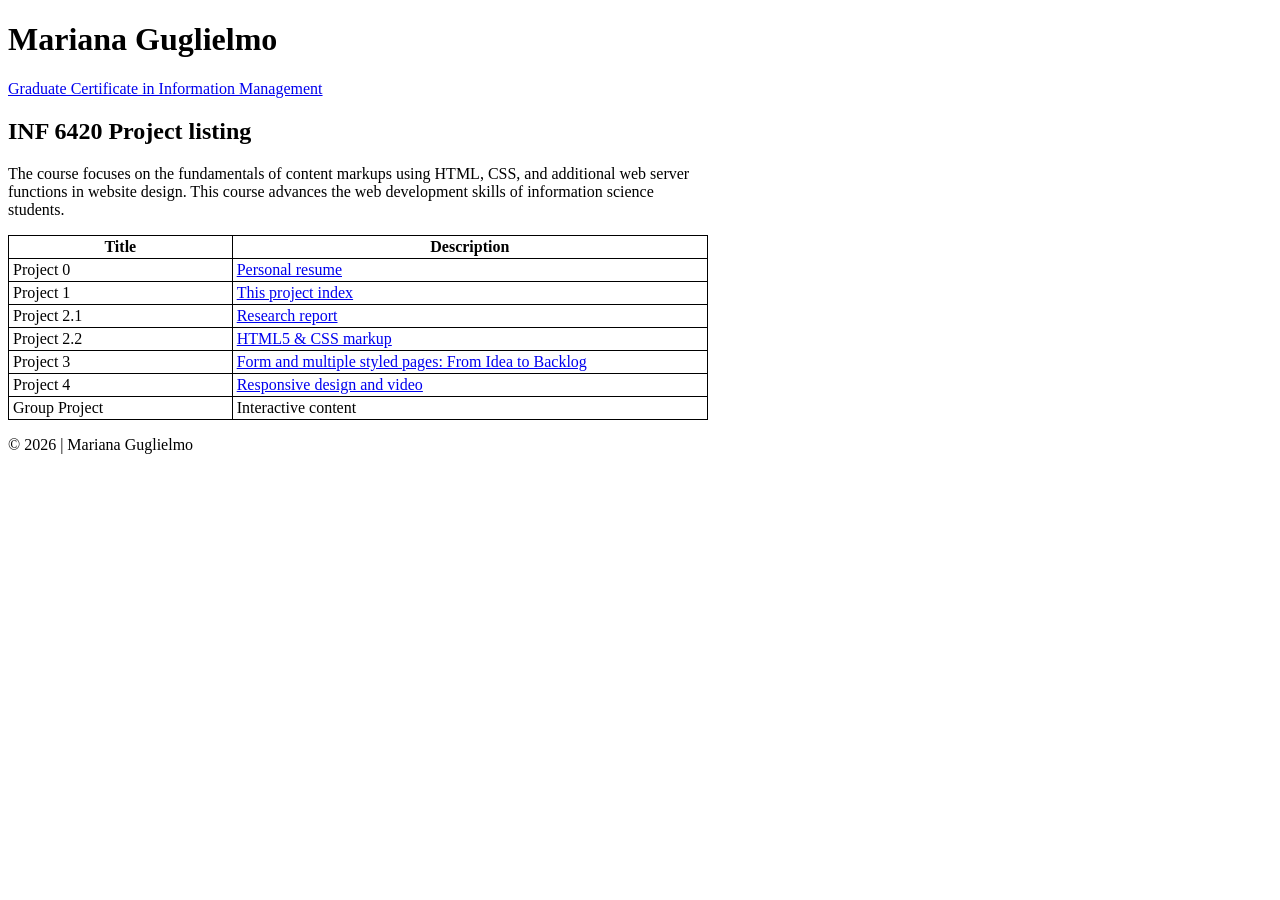
<file: index.html>
<!DOCTYPE html>
<html lang="en">

<head>
    <meta charset="utf-8">
    <meta name="viewport" content="width=device-width, initial-scale=1.0">
    <title>Mariana Guglielmo - INF 6420 Project Listing</title>
    <link rel="stylesheet" href="css/style.css">
</head>

<body>
    <header>
        <h1>Mariana Guglielmo</h1>
        <p>
            <a href="#">Graduate Certificate in Information Management</a>
        </p>
    </header>
    <main>
        <h2>INF 6420 Project listing</h2>
        <p>The course focuses on the fundamentals of content markups using HTML,
            CSS, and additional web server functions in website design. This course
            advances the web development skills of information science students.
        </p>
        <table>
            <thead>
                <tr>
                    <th scope="col">Title</th>
                    <th scope="col">Description</th>
                </tr>
            </thead>
            <tbody>
                <tr>
                    <td>Project 0</td>
                    <td><a href="resume/index.html">Personal resume</a></td>
                </tr>
                <tr>
                    <td>Project 1</td>
                    <td><a href="index.html">This project index</a></td>
                </tr>
                <tr>
                    <td>Project 2.1</td>
                    <td><a href="research/index.html">Research report</a></td>
                </tr>
                <tr>
                    <td>Project 2.2</td>
                    <td><a href="coffee/index.html">HTML5 &amp; CSS markup</a></td>
                </tr>
                <tr>
                    <td>Project 3</td>
                    <td><a href="project3/index.html">Form and multiple styled pages: From Idea to Backlog</a></td>
                </tr>
                <tr>
                    <td>Project 4</td>
                    <td>
                        <a href="responsive-video/index.html">
                            Responsive design and video
                        </a>
                    </td>
                </tr>
                <tr>
                    <td>Group Project</td>
                    <td>Interactive content</td>
                </tr>
            </tbody>
        </table>
    </main>
    <footer>
        <p>&copy; 2026 | Mariana Guglielmo</p>
    </footer>
</body>

</html>
</file>
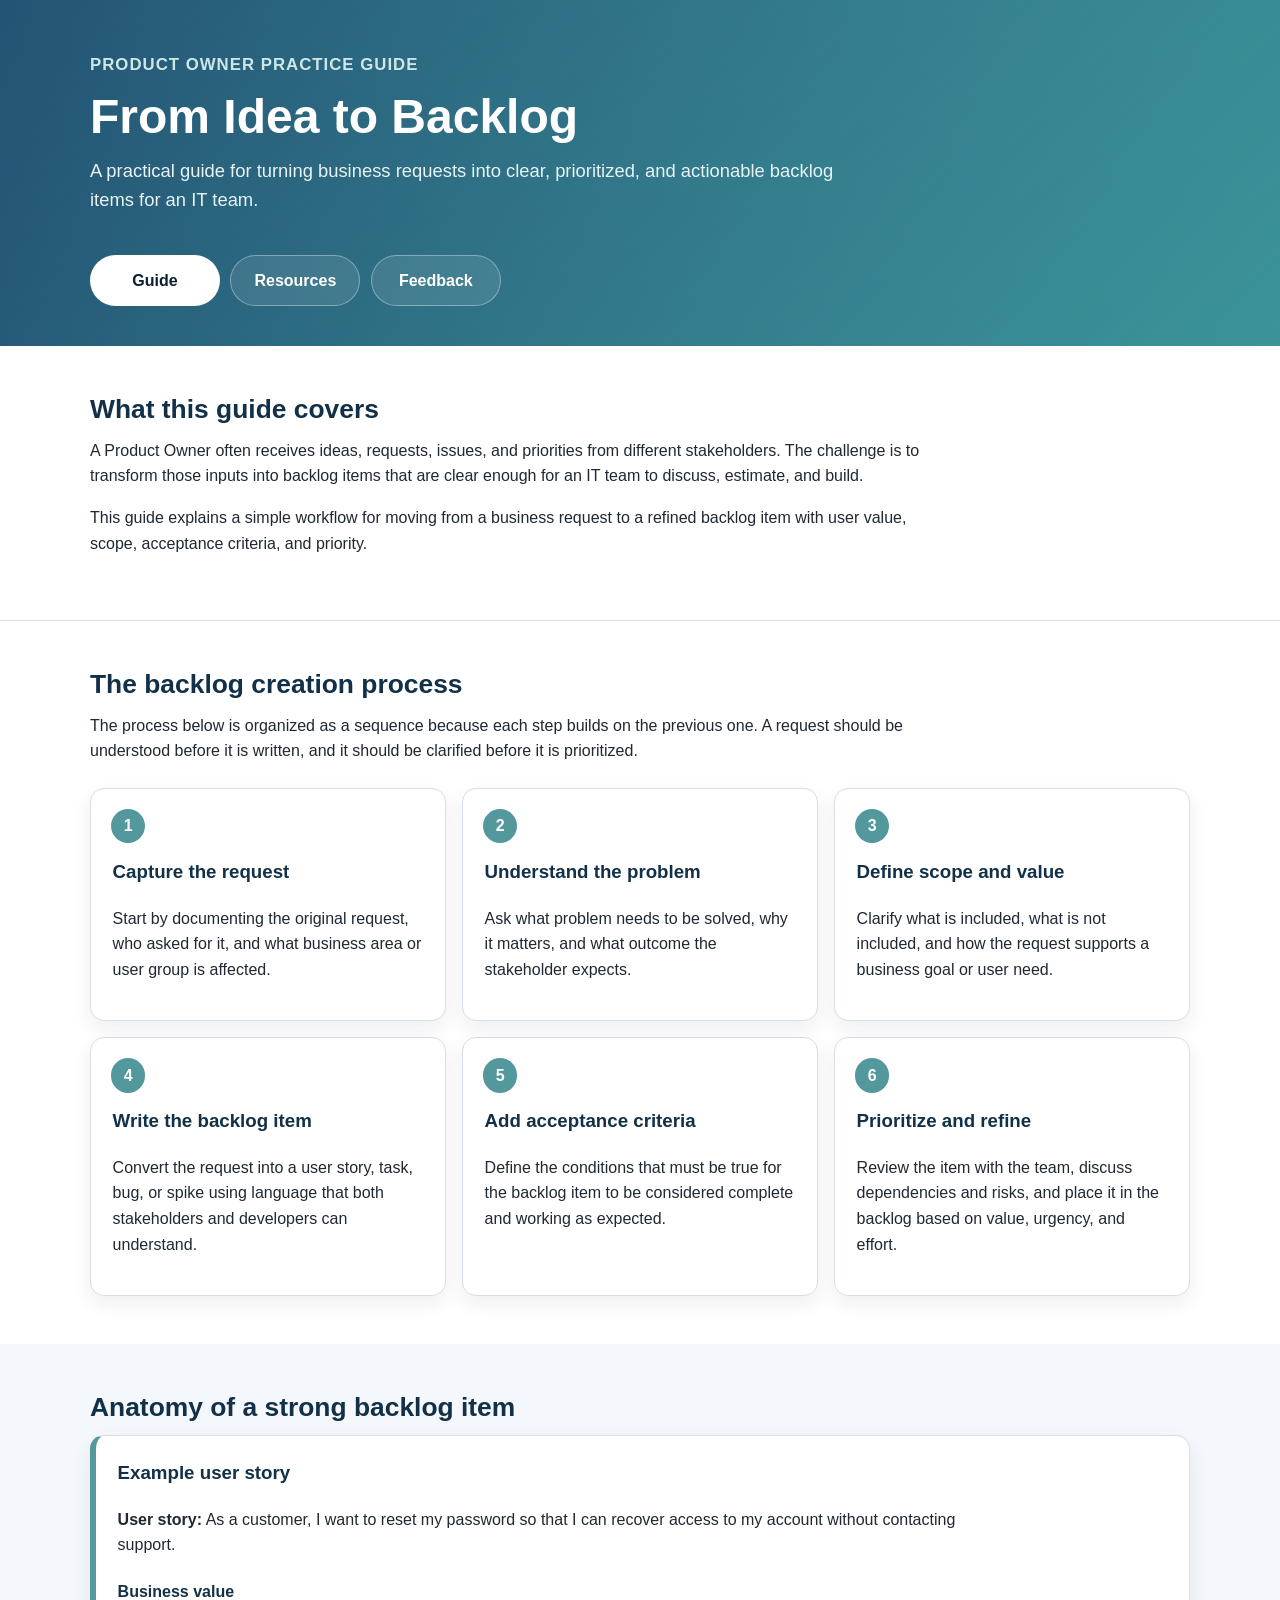
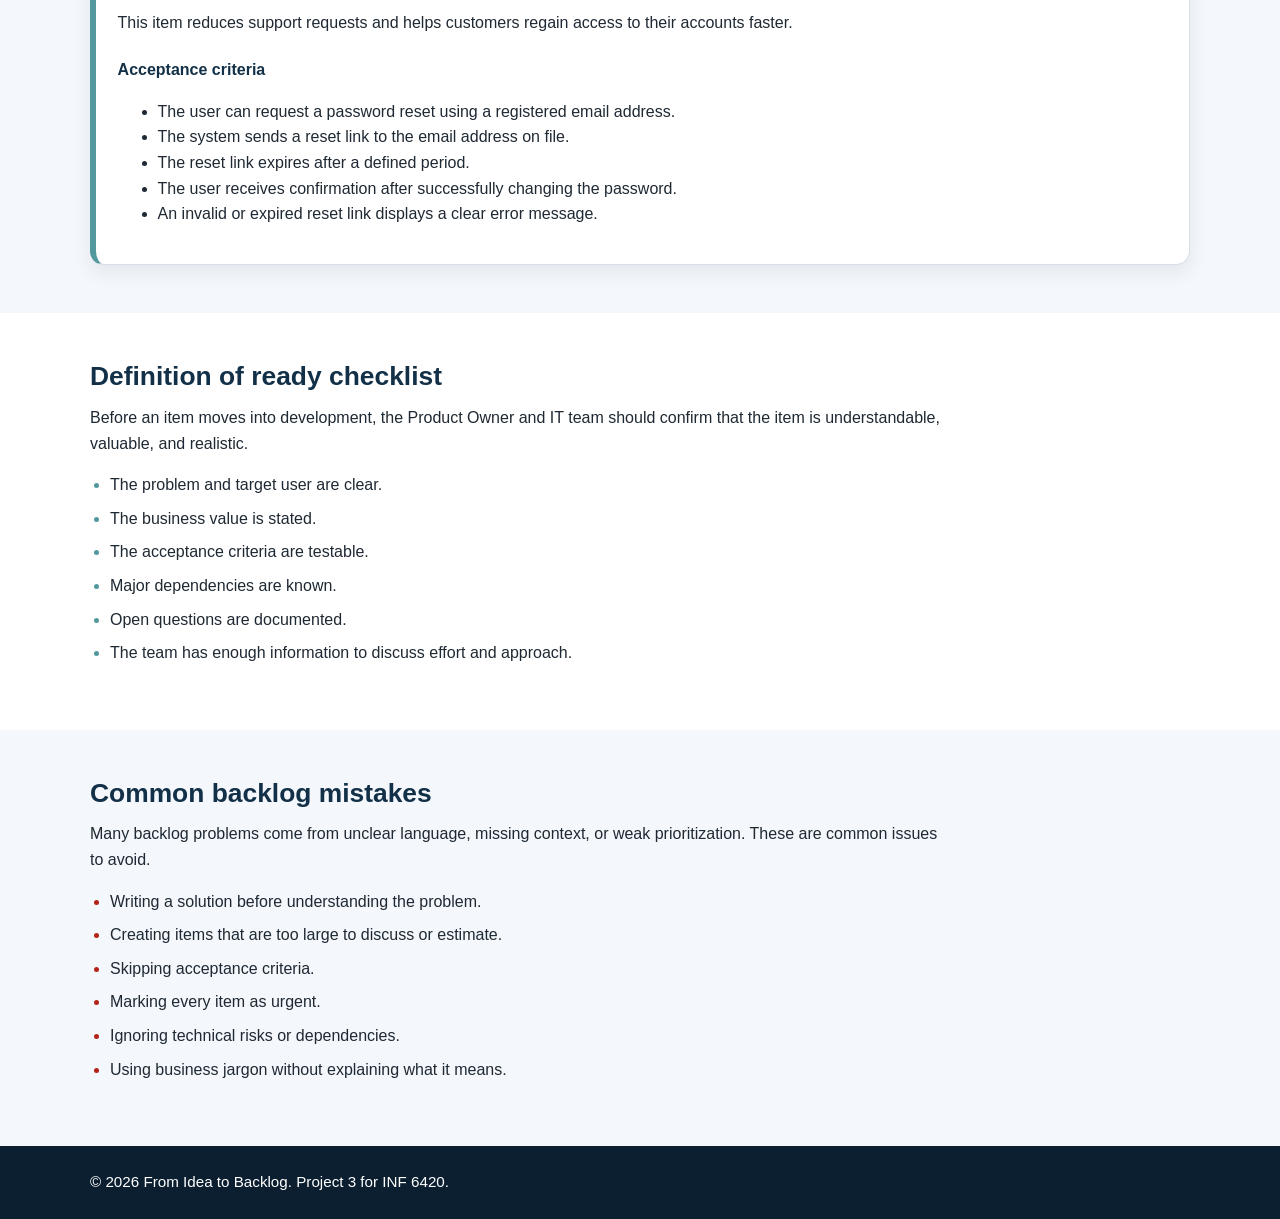
<file: project3/index.html>
<!DOCTYPE html>
<html lang="en">

<head>
  <meta charset="UTF-8">
  <meta name="viewport" content="width=device-width, initial-scale=1.0">
  <title>Guide | From Idea to Backlog</title>
  <link rel="stylesheet" href="css/style.css">
</head>

<body>
  <header class="site-header">
    <div class="container">
      <p class="eyebrow">Product Owner Practice Guide</p>
      <h1>From Idea to Backlog</h1>
      <p class="tagline">
        A practical guide for turning business requests into clear, prioritized,
        and actionable backlog items for an IT team.
      </p>

      <nav class="site-nav" aria-label="Main navigation">
        <a href="index.html" class="current-page" aria-current="page">Guide</a>
        <a href="resources.html">Resources</a>
        <a href="feedback.html">Feedback</a>
      </nav>
    </div>
  </header>

  <main>
    <section class="intro-section">
      <div class="container">
        <h2>What this guide covers</h2>
        <p>
          A Product Owner often receives ideas, requests, issues, and priorities
          from different stakeholders. The challenge is to transform those inputs
          into backlog items that are clear enough for an IT team to discuss,
          estimate, and build.
        </p>
        <p>
          This guide explains a simple workflow for moving from a business request
          to a refined backlog item with user value, scope, acceptance criteria,
          and priority.
        </p>
      </div>
    </section>

    <section class="section" id="process">
      <div class="container">
        <h2>The backlog creation process</h2>
        <p>
          The process below is organized as a sequence because each step builds on
          the previous one. A request should be understood before it is written,
          and it should be clarified before it is prioritized.
        </p>

        <ol class="process-grid">
          <li>
            <article class="process-card">
              <h3>Capture the request</h3>
              <p>
                Start by documenting the original request, who asked for it, and
                what business area or user group is affected.
              </p>
            </article>
          </li>

          <li>
            <article class="process-card">
              <h3>Understand the problem</h3>
              <p>
                Ask what problem needs to be solved, why it matters, and what
                outcome the stakeholder expects.
              </p>
            </article>
          </li>

          <li>
            <article class="process-card">
              <h3>Define scope and value</h3>
              <p>
                Clarify what is included, what is not included, and how the request
                supports a business goal or user need.
              </p>
            </article>
          </li>

          <li>
            <article class="process-card">
              <h3>Write the backlog item</h3>
              <p>
                Convert the request into a user story, task, bug, or spike using
                language that both stakeholders and developers can understand.
              </p>
            </article>
          </li>

          <li>
            <article class="process-card">
              <h3>Add acceptance criteria</h3>
              <p>
                Define the conditions that must be true for the backlog item to be
                considered complete and working as expected.
              </p>
            </article>
          </li>

          <li>
            <article class="process-card">
              <h3>Prioritize and refine</h3>
              <p>
                Review the item with the team, discuss dependencies and risks, and
                place it in the backlog based on value, urgency, and effort.
              </p>
            </article>
          </li>
        </ol>
      </div>
    </section>

    <section class="section" id="backlog-item">
      <div class="container">
        <h2>Anatomy of a strong backlog item</h2>

        <article class="example-card">
          <h3>Example user story</h3>
          <p>
            <strong>User story:</strong> As a customer, I want to reset my password
            so that I can recover access to my account without contacting support.
          </p>

          <h4>Business value</h4>
          <p>
            This item reduces support requests and helps customers regain access
            to their accounts faster.
          </p>

          <h4>Acceptance criteria</h4>
          <ul>
            <li>The user can request a password reset using a registered email address.</li>
            <li>The system sends a reset link to the email address on file.</li>
            <li>The reset link expires after a defined period.</li>
            <li>The user receives confirmation after successfully changing the password.</li>
            <li>An invalid or expired reset link displays a clear error message.</li>
          </ul>
        </article>
      </div>
    </section>

    <section class="section" id="definition-ready">
      <div class="container">
        <h2>Definition of ready checklist</h2>
        <p>
          Before an item moves into development, the Product Owner and IT team
          should confirm that the item is understandable, valuable, and realistic.
        </p>

        <ul class="checklist">
          <li>The problem and target user are clear.</li>
          <li>The business value is stated.</li>
          <li>The acceptance criteria are testable.</li>
          <li>Major dependencies are known.</li>
          <li>Open questions are documented.</li>
          <li>The team has enough information to discuss effort and approach.</li>
        </ul>
      </div>
    </section>

    <section class="section" id="mistakes">
      <div class="container">
        <h2>Common backlog mistakes</h2>
        <p>
          Many backlog problems come from unclear language, missing context, or
          weak prioritization. These are common issues to avoid.
        </p>

        <ul class="mistake-list">
          <li>Writing a solution before understanding the problem.</li>
          <li>Creating items that are too large to discuss or estimate.</li>
          <li>Skipping acceptance criteria.</li>
          <li>Marking every item as urgent.</li>
          <li>Ignoring technical risks or dependencies.</li>
          <li>Using business jargon without explaining what it means.</li>
        </ul>
      </div>
    </section>
  </main>

  <footer class="site-footer">
    <div class="container">
      <p>&copy; 2026 From Idea to Backlog. Project 3 for INF 6420.</p>
    </div>
  </footer>
</body>

</html>
</file>
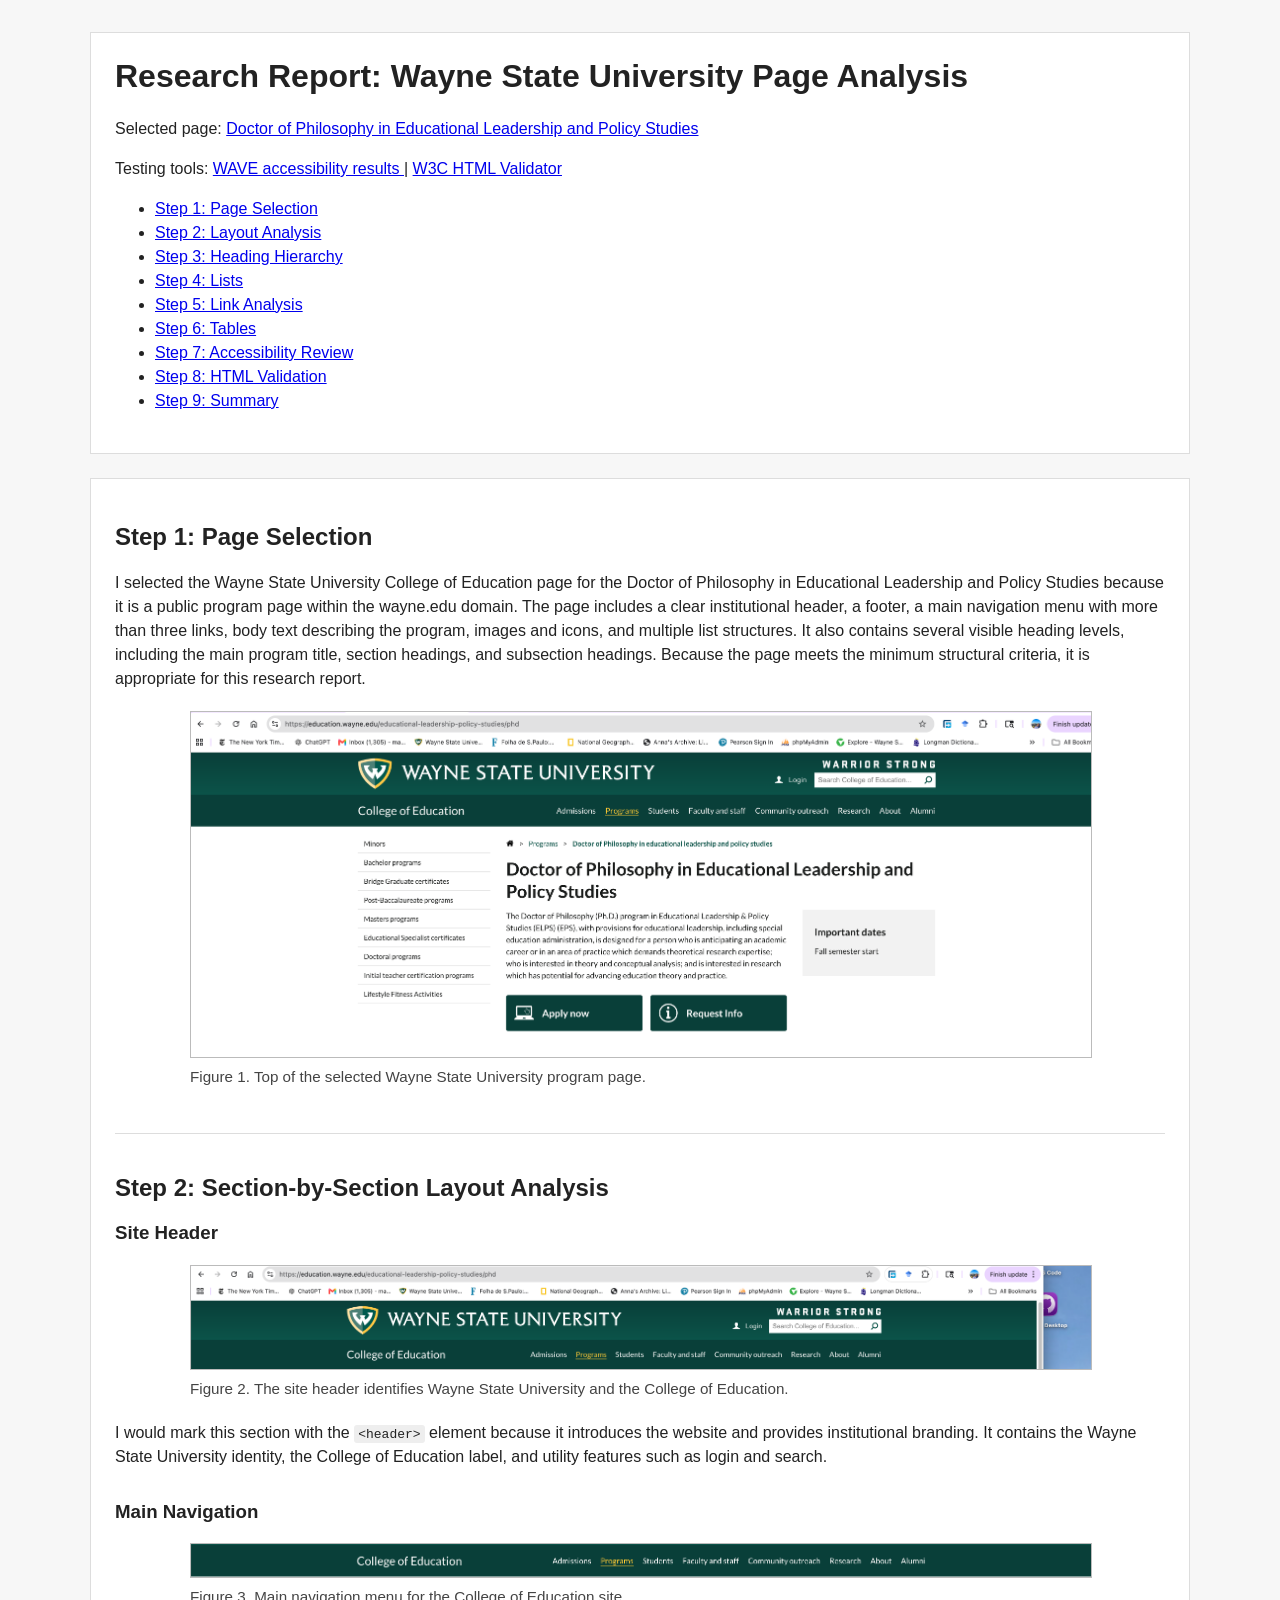
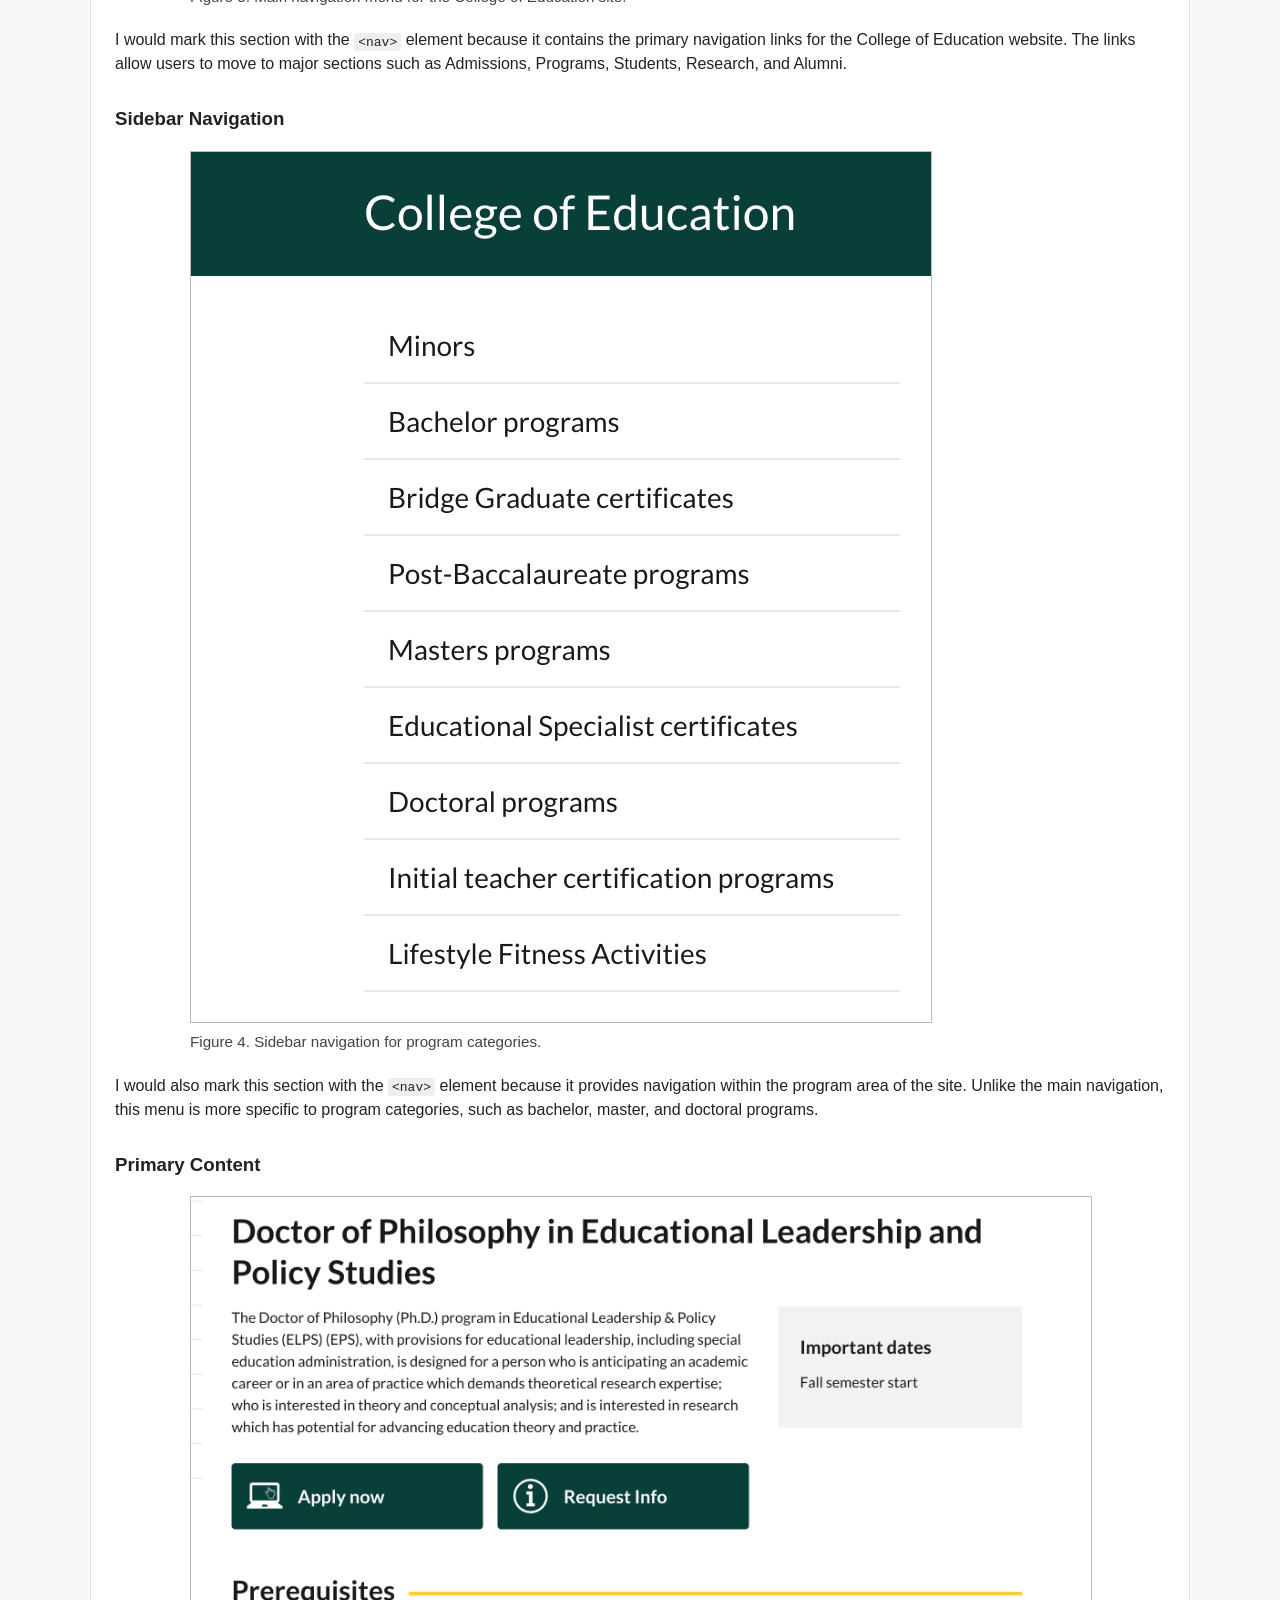
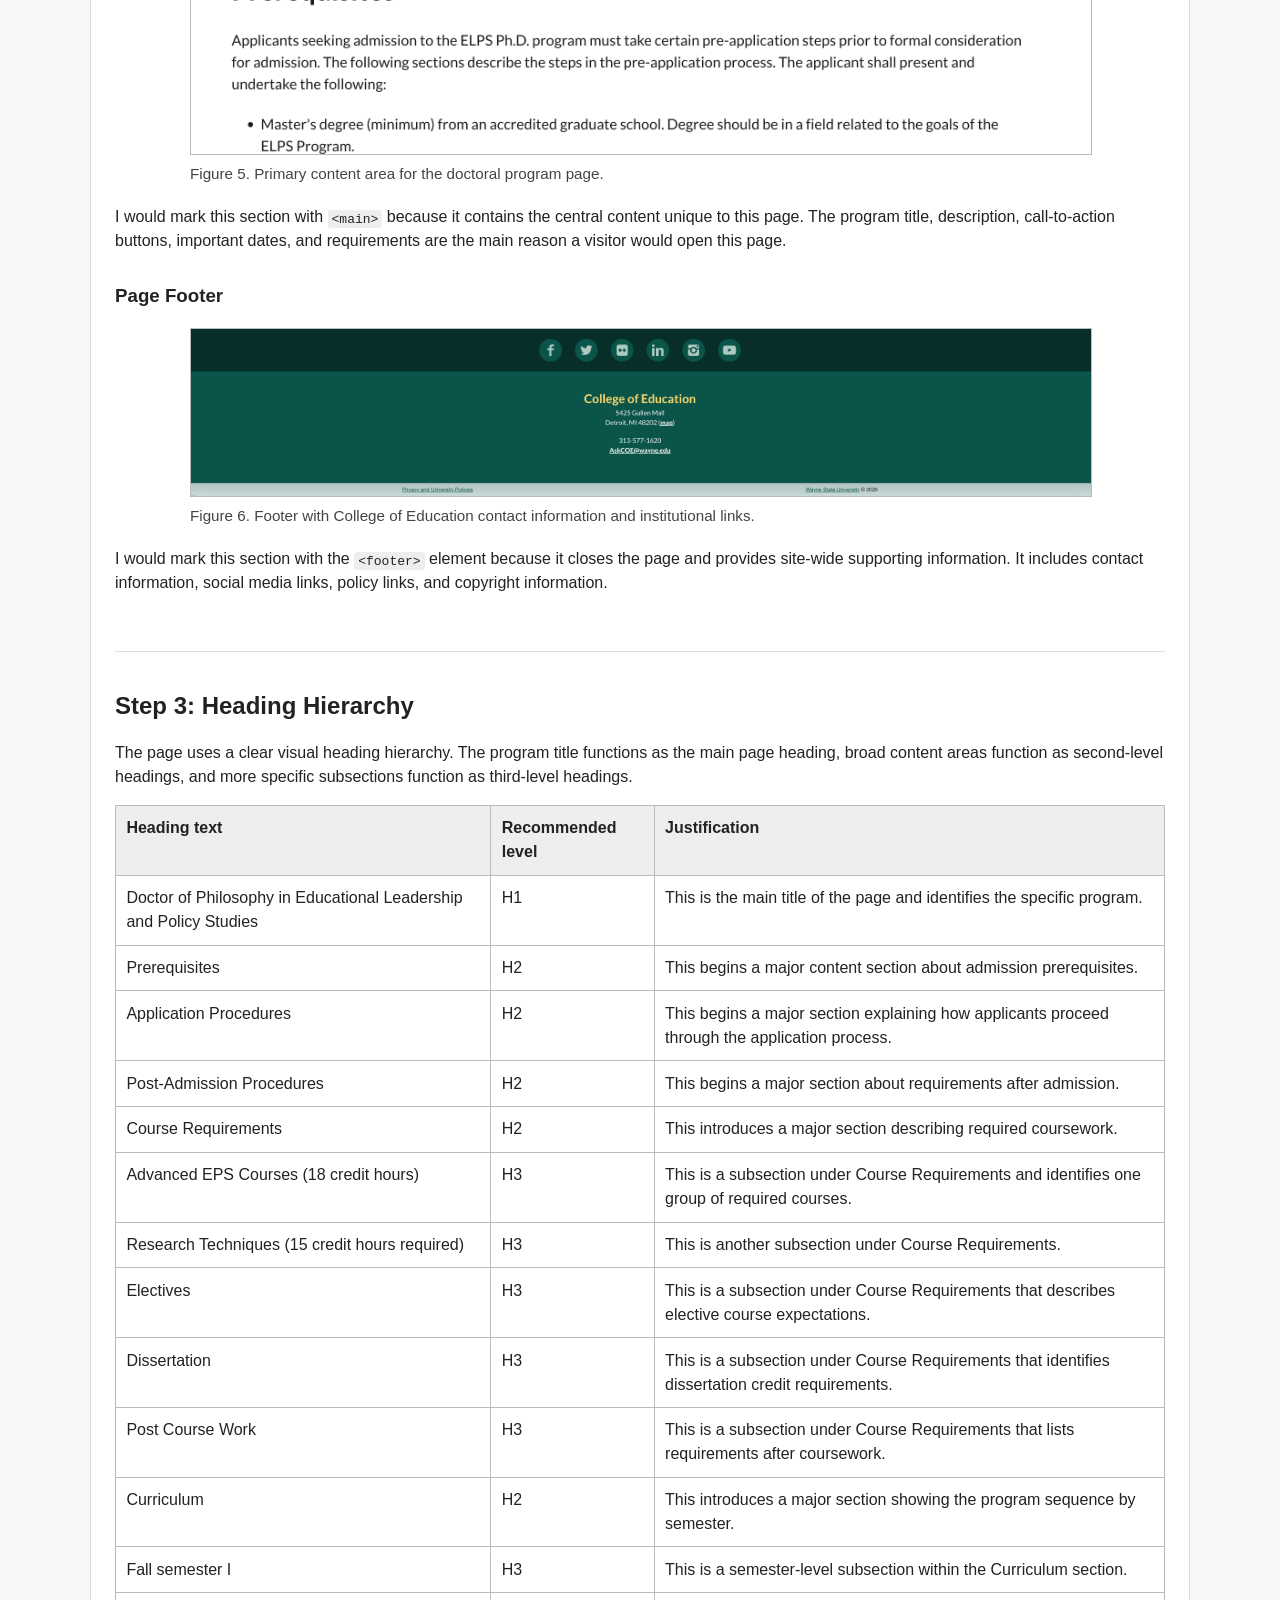
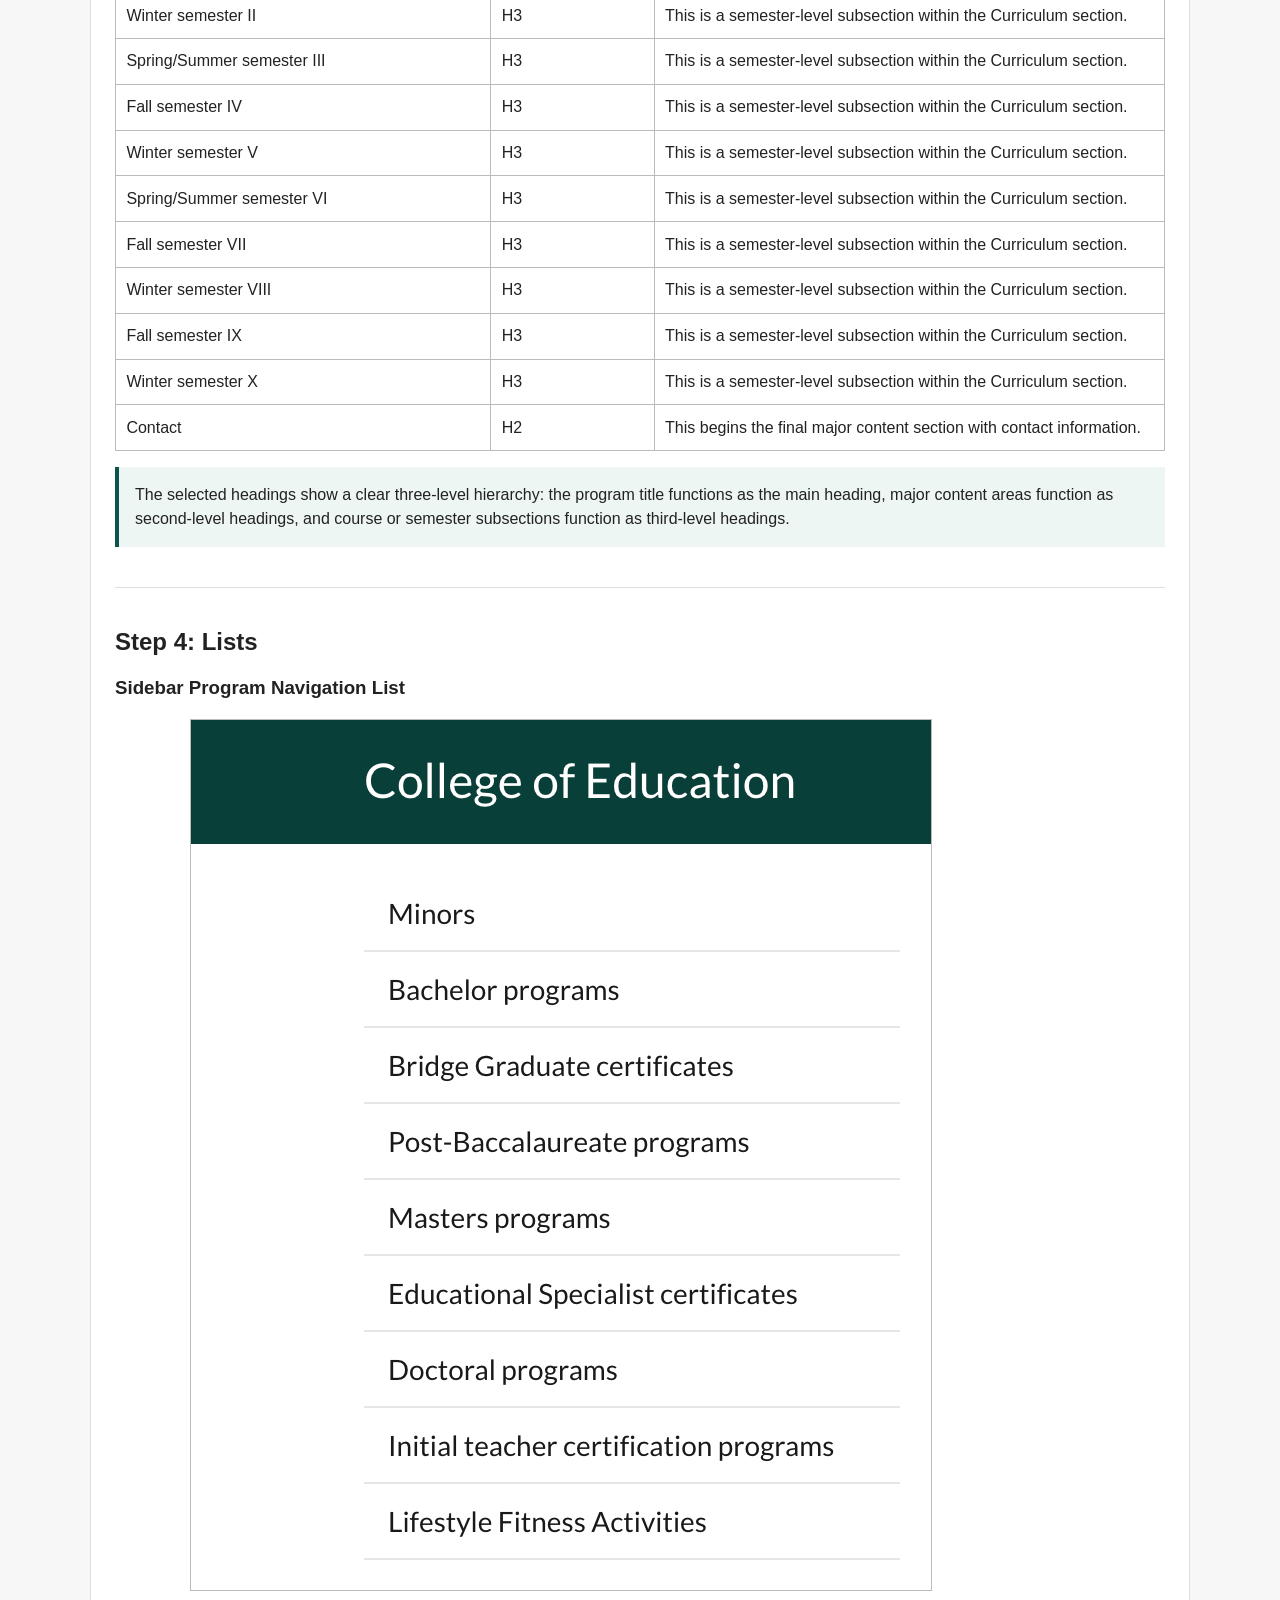
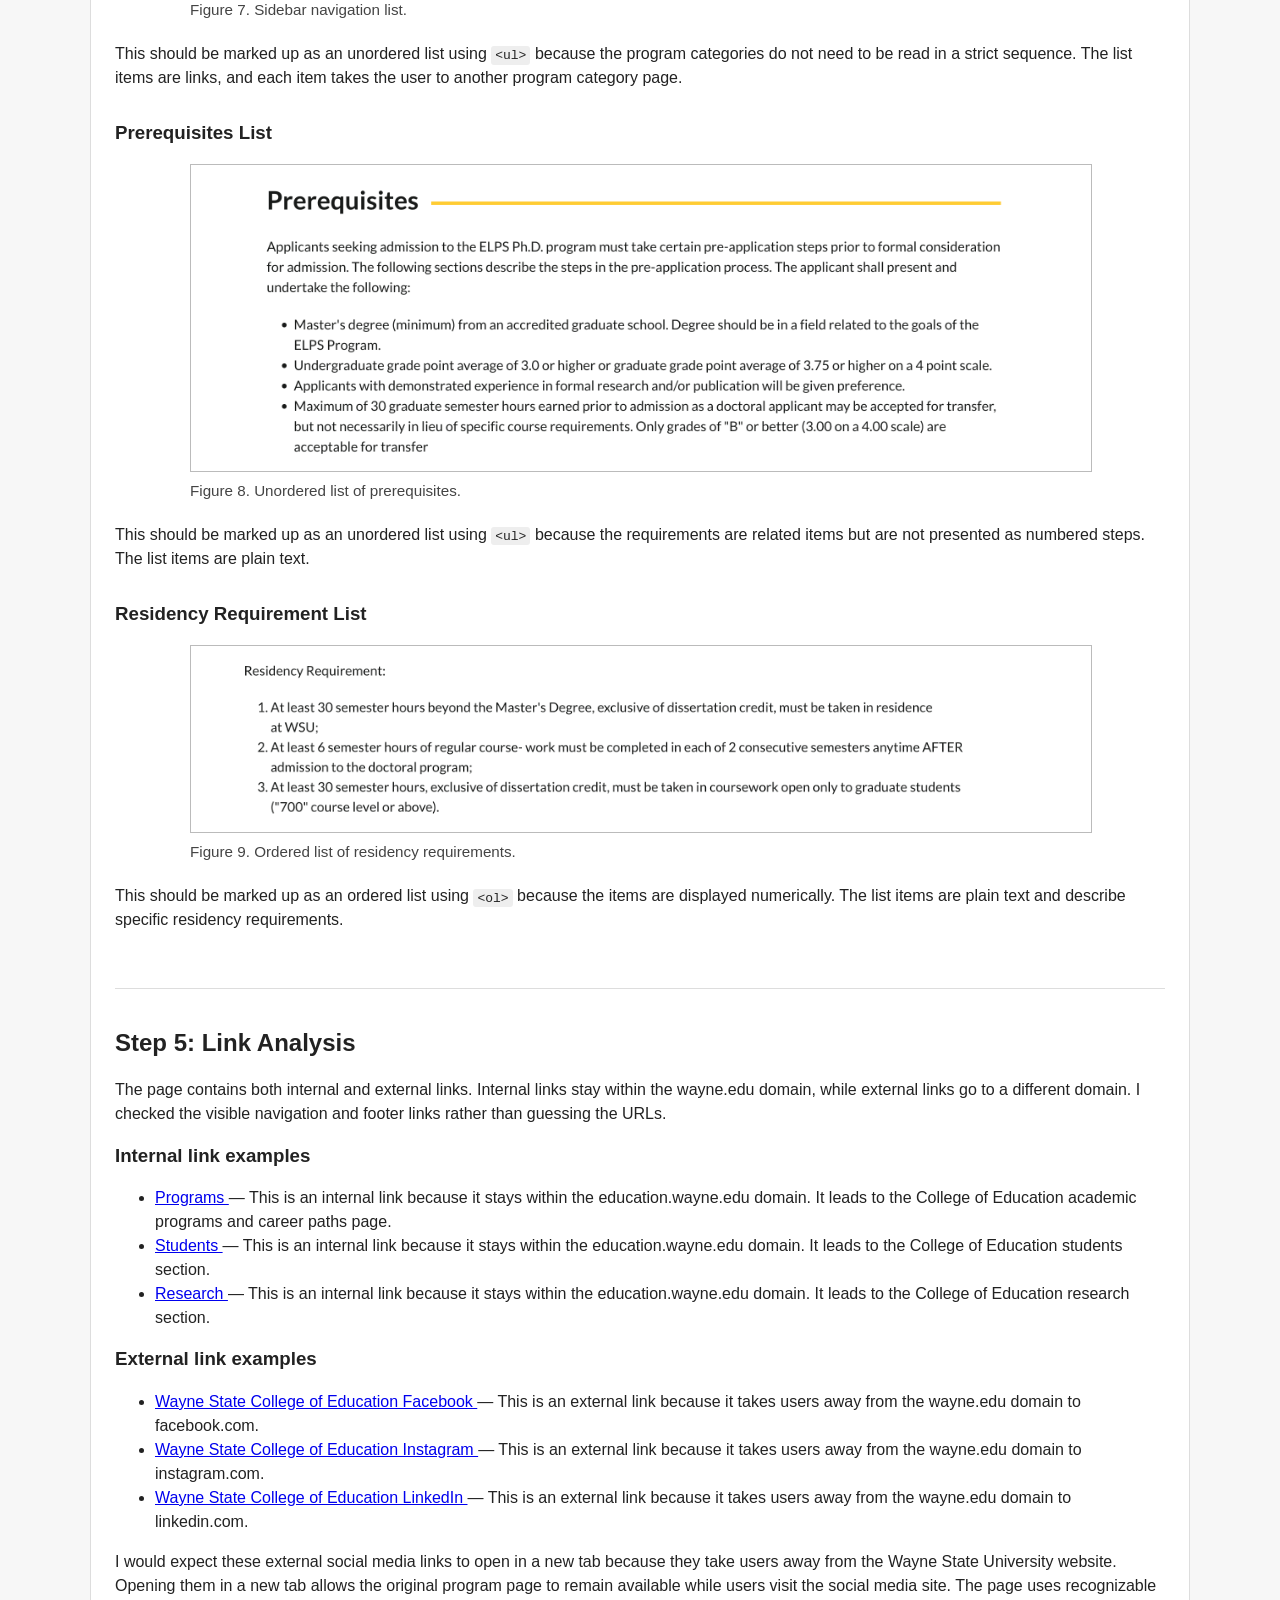
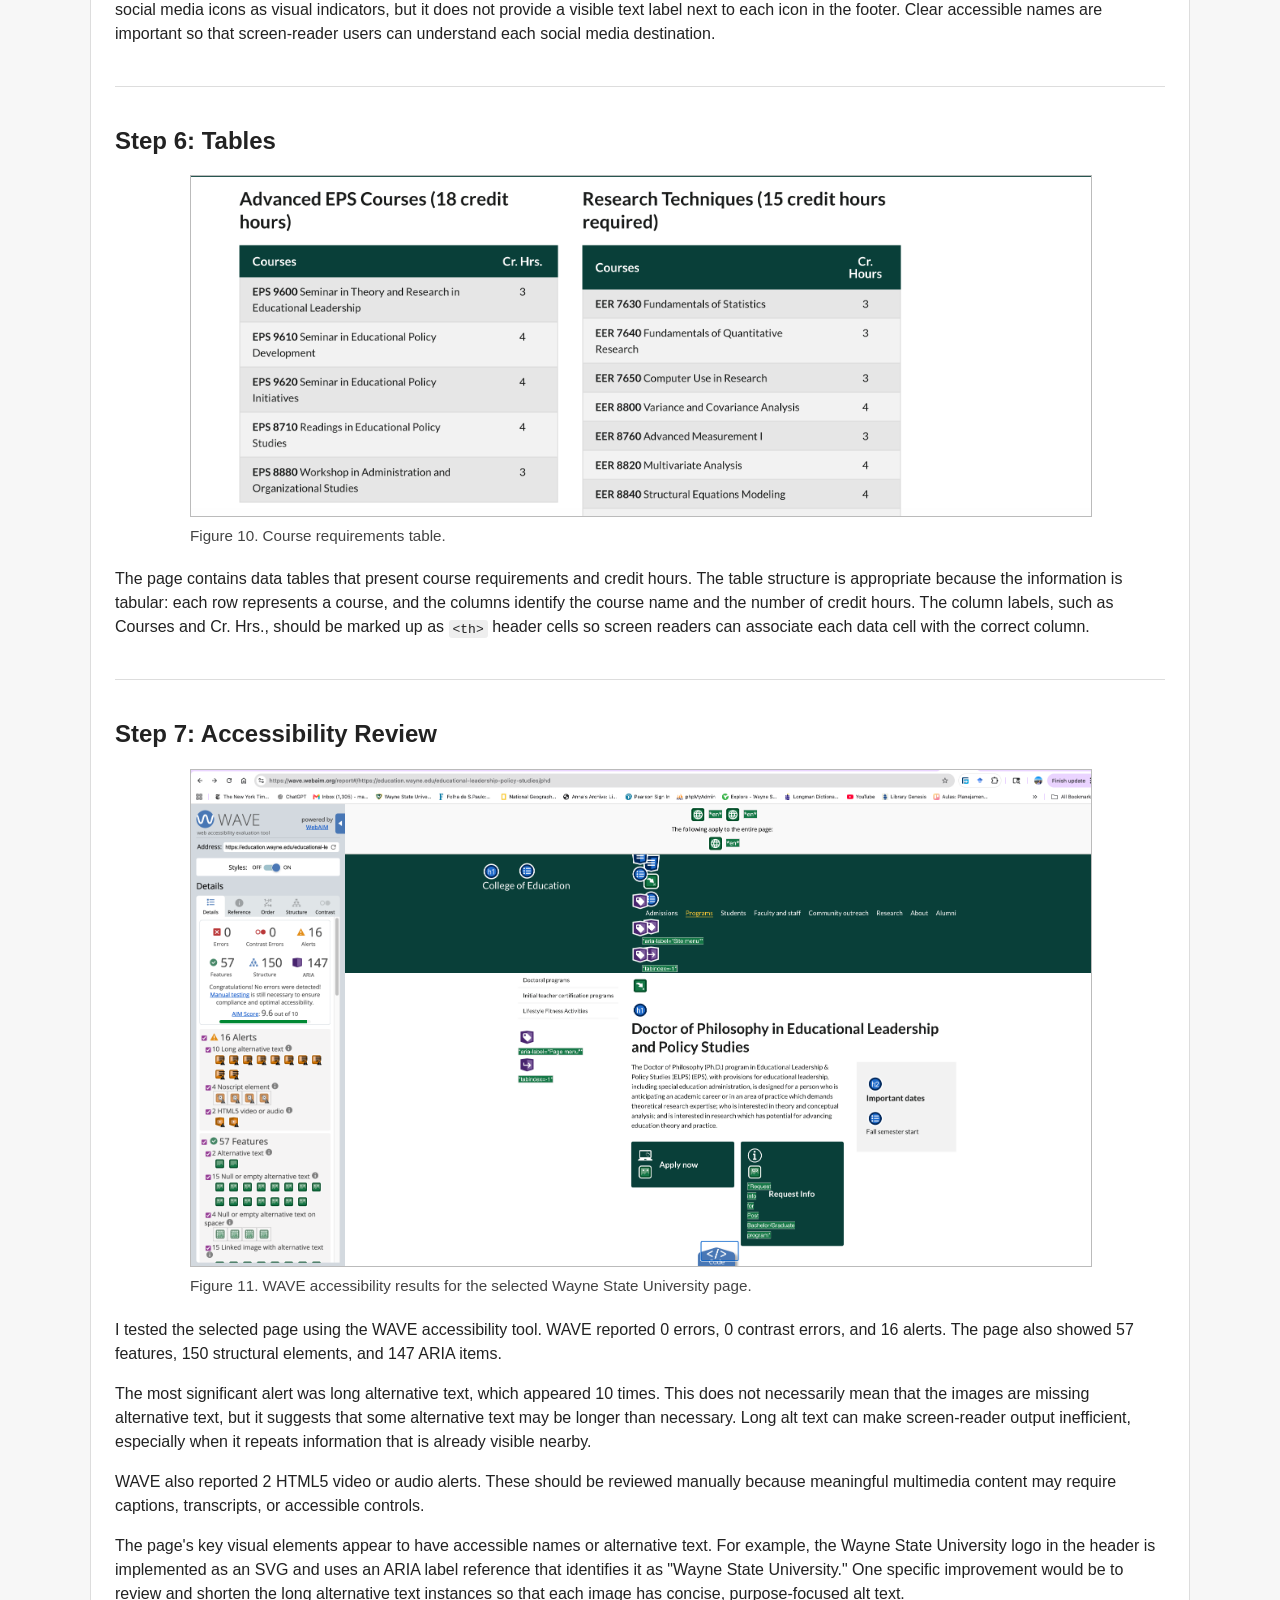
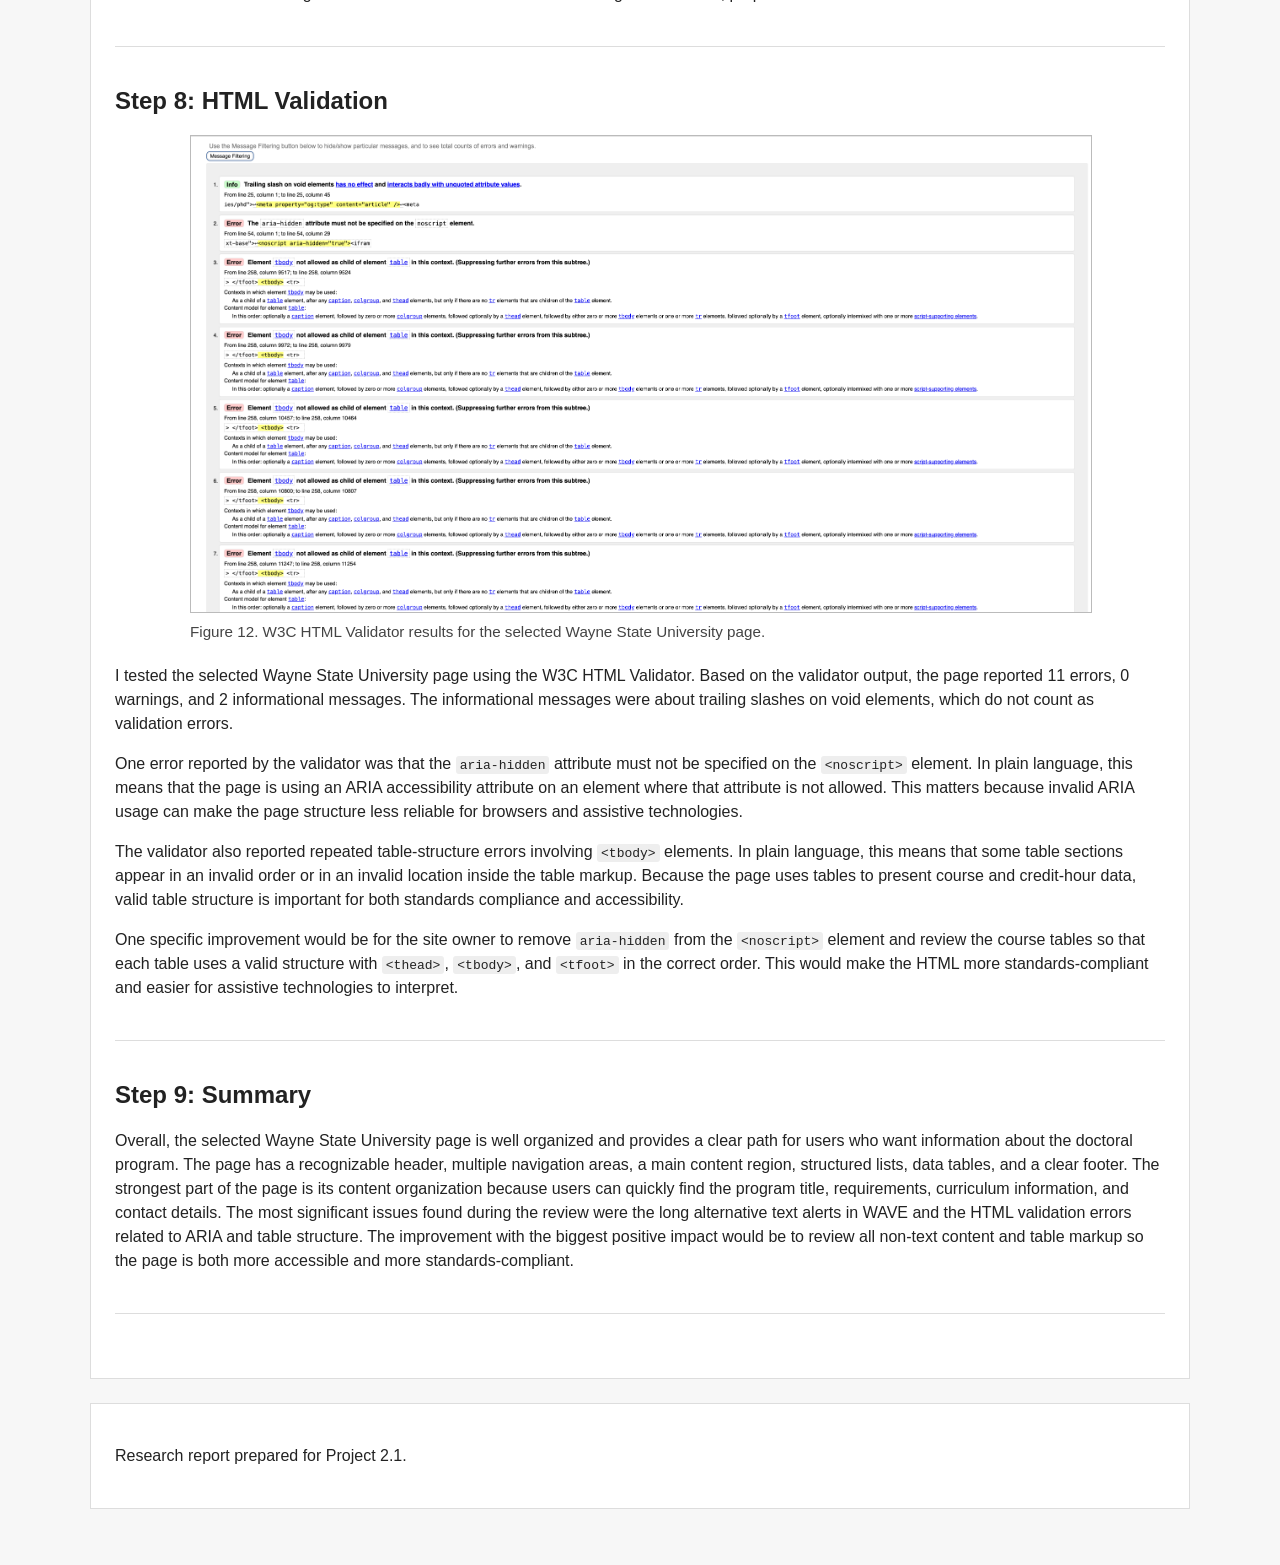
<file: research/index.html>
<!DOCTYPE html>
<html lang="en">

<head>
    <meta charset="UTF-8">
    <meta name="viewport" content="width=device-width, initial-scale=1.0">
    <title>Research Report: Wayne State University Page Analysis</title>

    <style>
        body {
            font-family: Arial, Helvetica, sans-serif;
            line-height: 1.5;
            max-width: 1100px;
            margin: 0 auto;
            padding: 2rem;
            color: #222;
            background-color: #f7f7f7;
        }

        header,
        main,
        footer {
            background-color: #fff;
            padding: 1.5rem;
            margin-bottom: 1.5rem;
            border: 1px solid #ddd;
        }

        h1,
        h2,
        h3 {
            line-height: 1.2;
        }

        h1 {
            margin-top: 0;
        }

        section {
            margin-bottom: 2.5rem;
            padding-bottom: 1.5rem;
            border-bottom: 1px solid #ddd;
        }

        article {
            margin-bottom: 2rem;
        }

        figure.screenshot {
            max-width: 900px;
            margin: 1.25rem auto;
        }

        figure.screenshot img {
            display: block;
            max-width: 100%;
            height: auto;
            border: 1px solid #bbb;
        }

        figcaption {
            font-size: 0.95rem;
            color: #444;
            margin-top: 0.5rem;
        }

        table {
            width: 100%;
            border-collapse: collapse;
            margin: 1rem 0;
            background-color: #fff;
        }

        th,
        td {
            border: 1px solid #bbb;
            padding: 0.65rem;
            vertical-align: top;
            text-align: left;
        }

        th {
            background-color: #eee;
        }

        code {
            background-color: #eee;
            padding: 0.1rem 0.25rem;
            border-radius: 3px;
        }

        .note {
            background-color: #eef6f4;
            border-left: 4px solid #0c5449;
            padding: 1rem;
        }
    </style>
</head>

<body>
    <header>
        <h1>Research Report: Wayne State University Page Analysis</h1>

        <p>
            Selected page:
            <a href="https://education.wayne.edu/educational-leadership-policy-studies/phd" target="_blank"
                rel="noopener noreferrer">
                Doctor of Philosophy in Educational Leadership and Policy Studies
            </a>
        </p>

        <p>
            Testing tools:
            <a href="https://wave.webaim.org/report#/https://education.wayne.edu/educational-leadership-policy-studies/phd"
                target="_blank" rel="noopener noreferrer">
                WAVE accessibility results
            </a>
            |
            <a href="https://validator.w3.org/nu/?doc=https%3A%2F%2Feducation.wayne.edu%2Feducational-leadership-policy-studies%2Fphd"
                target="_blank" rel="noopener noreferrer">
                W3C HTML Validator
            </a>
        </p>

        <nav aria-label="Report sections">
            <ul>
                <li><a href="#page-selection">Step 1: Page Selection</a></li>
                <li><a href="#layout-analysis">Step 2: Layout Analysis</a></li>
                <li><a href="#heading-hierarchy">Step 3: Heading Hierarchy</a></li>
                <li><a href="#lists">Step 4: Lists</a></li>
                <li><a href="#link-analysis">Step 5: Link Analysis</a></li>
                <li><a href="#tables">Step 6: Tables</a></li>
                <li><a href="#accessibility-review">Step 7: Accessibility Review</a></li>
                <li><a href="#html-validation">Step 8: HTML Validation</a></li>
                <li><a href="#summary">Step 9: Summary</a></li>
            </ul>
        </nav>
    </header>

    <main>
        <section id="page-selection">
            <h2>Step 1: Page Selection</h2>

            <p>
                I selected the Wayne State University College of Education page for the
                Doctor of Philosophy in Educational Leadership and Policy Studies because
                it is a public program page within the wayne.edu domain. The page includes
                a clear institutional header, a footer, a main navigation menu with more
                than three links, body text describing the program, images and icons, and
                multiple list structures. It also contains several visible heading levels,
                including the main program title, section headings, and subsection headings.
                Because the page meets the minimum structural criteria, it is appropriate
                for this research report.
            </p>

            <figure class="screenshot">
                <img src="images/01-page-top.png"
                    alt="Top section of the Wayne State University College of Education program page showing the header, navigation menu, breadcrumb, sidebar navigation, and program title">
                <figcaption>
                    Figure 1. Top of the selected Wayne State University program page.
                </figcaption>
            </figure>
        </section>

        <section id="layout-analysis">
            <h2>Step 2: Section-by-Section Layout Analysis</h2>

            <article>
                <h3>Site Header</h3>

                <figure class="screenshot">
                    <img src="images/02-site-header.png"
                        alt="Wayne State University site header showing the institutional logo, university name, login icon, search field, and College of Education branding">
                    <figcaption>
                        Figure 2. The site header identifies Wayne State University and the College of Education.
                    </figcaption>
                </figure>

                <p>
                    I would mark this section with the <code>&lt;header&gt;</code> element
                    because it introduces the website and provides institutional branding.
                    It contains the Wayne State University identity, the College of Education
                    label, and utility features such as login and search.
                </p>
            </article>

            <article>
                <h3>Main Navigation</h3>

                <figure class="screenshot">
                    <img src="images/03-main-navigation.png"
                        alt="Main navigation menu with links including Admissions, Programs, Students, Faculty and staff, Community outreach, Research, About, and Alumni">
                    <figcaption>
                        Figure 3. Main navigation menu for the College of Education site.
                    </figcaption>
                </figure>

                <p>
                    I would mark this section with the <code>&lt;nav&gt;</code> element
                    because it contains the primary navigation links for the College of
                    Education website. The links allow users to move to major sections such
                    as Admissions, Programs, Students, Research, and Alumni.
                </p>
            </article>

            <article>
                <h3>Sidebar Navigation</h3>

                <figure class="screenshot">
                    <img src="images/04-sidebar-navigation.png"
                        alt="Sidebar navigation list showing program categories such as Minors, Bachelor programs, Masters programs, and Doctoral programs">
                    <figcaption>
                        Figure 4. Sidebar navigation for program categories.
                    </figcaption>
                </figure>

                <p>
                    I would also mark this section with the <code>&lt;nav&gt;</code> element
                    because it provides navigation within the program area of the site.
                    Unlike the main navigation, this menu is more specific to program
                    categories, such as bachelor, master, and doctoral programs.
                </p>
            </article>

            <article>
                <h3>Primary Content</h3>

                <figure class="screenshot">
                    <img src="images/05-primary-content.png"
                        alt="Primary content area showing the program title, descriptive text, important dates panel, Apply now button, Request Info button, and Prerequisites heading">
                    <figcaption>
                        Figure 5. Primary content area for the doctoral program page.
                    </figcaption>
                </figure>

                <p>
                    I would mark this section with <code>&lt;main&gt;</code> because it
                    contains the central content unique to this page. The program title,
                    description, call-to-action buttons, important dates, and requirements
                    are the main reason a visitor would open this page.
                </p>
            </article>

            <article>
                <h3>Page Footer</h3>

                <figure class="screenshot">
                    <img src="images/09-page-footer.png"
                        alt="Footer of the Wayne State University College of Education page showing social media icons, address, phone number, email address, privacy policy link, and copyright information">
                    <figcaption>
                        Figure 6. Footer with College of Education contact information and institutional links.
                    </figcaption>
                </figure>

                <p>
                    I would mark this section with the <code>&lt;footer&gt;</code> element
                    because it closes the page and provides site-wide supporting information.
                    It includes contact information, social media links, policy links, and
                    copyright information.
                </p>
            </article>
        </section>

        <section id="heading-hierarchy">
            <h2>Step 3: Heading Hierarchy</h2>

            <p>
                The page uses a clear visual heading hierarchy. The program title functions
                as the main page heading, broad content areas function as second-level
                headings, and more specific subsections function as third-level headings.
            </p>

            <table>
                <thead>
                    <tr>
                        <th>Heading text</th>
                        <th>Recommended level</th>
                        <th>Justification</th>
                    </tr>
                </thead>
                <tbody>
                    <tr>
                        <td>Doctor of Philosophy in Educational Leadership and Policy Studies</td>
                        <td>H1</td>
                        <td>This is the main title of the page and identifies the specific program.</td>
                    </tr>
                    <tr>
                        <td>Prerequisites</td>
                        <td>H2</td>
                        <td>This begins a major content section about admission prerequisites.</td>
                    </tr>
                    <tr>
                        <td>Application Procedures</td>
                        <td>H2</td>
                        <td>This begins a major section explaining how applicants proceed through the application
                            process.</td>
                    </tr>
                    <tr>
                        <td>Post-Admission Procedures</td>
                        <td>H2</td>
                        <td>This begins a major section about requirements after admission.</td>
                    </tr>
                    <tr>
                        <td>Course Requirements</td>
                        <td>H2</td>
                        <td>This introduces a major section describing required coursework.</td>
                    </tr>
                    <tr>
                        <td>Advanced EPS Courses (18 credit hours)</td>
                        <td>H3</td>
                        <td>This is a subsection under Course Requirements and identifies one group of required courses.
                        </td>
                    </tr>
                    <tr>
                        <td>Research Techniques (15 credit hours required)</td>
                        <td>H3</td>
                        <td>This is another subsection under Course Requirements.</td>
                    </tr>
                    <tr>
                        <td>Electives</td>
                        <td>H3</td>
                        <td>This is a subsection under Course Requirements that describes elective course expectations.
                        </td>
                    </tr>
                    <tr>
                        <td>Dissertation</td>
                        <td>H3</td>
                        <td>This is a subsection under Course Requirements that identifies dissertation credit
                            requirements.</td>
                    </tr>
                    <tr>
                        <td>Post Course Work</td>
                        <td>H3</td>
                        <td>This is a subsection under Course Requirements that lists requirements after coursework.
                        </td>
                    </tr>
                    <tr>
                        <td>Curriculum</td>
                        <td>H2</td>
                        <td>This introduces a major section showing the program sequence by semester.</td>
                    </tr>
                    <tr>
                        <td>Fall semester I</td>
                        <td>H3</td>
                        <td>This is a semester-level subsection within the Curriculum section.</td>
                    </tr>
                    <tr>
                        <td>Winter semester II</td>
                        <td>H3</td>
                        <td>This is a semester-level subsection within the Curriculum section.</td>
                    </tr>
                    <tr>
                        <td>Spring/Summer semester III</td>
                        <td>H3</td>
                        <td>This is a semester-level subsection within the Curriculum section.</td>
                    </tr>
                    <tr>
                        <td>Fall semester IV</td>
                        <td>H3</td>
                        <td>This is a semester-level subsection within the Curriculum section.</td>
                    </tr>
                    <tr>
                        <td>Winter semester V</td>
                        <td>H3</td>
                        <td>This is a semester-level subsection within the Curriculum section.</td>
                    </tr>
                    <tr>
                        <td>Spring/Summer semester VI</td>
                        <td>H3</td>
                        <td>This is a semester-level subsection within the Curriculum section.</td>
                    </tr>
                    <tr>
                        <td>Fall semester VII</td>
                        <td>H3</td>
                        <td>This is a semester-level subsection within the Curriculum section.</td>
                    </tr>
                    <tr>
                        <td>Winter semester VIII</td>
                        <td>H3</td>
                        <td>This is a semester-level subsection within the Curriculum section.</td>
                    </tr>
                    <tr>
                        <td>Fall semester IX</td>
                        <td>H3</td>
                        <td>This is a semester-level subsection within the Curriculum section.</td>
                    </tr>
                    <tr>
                        <td>Winter semester X</td>
                        <td>H3</td>
                        <td>This is a semester-level subsection within the Curriculum section.</td>
                    </tr>
                    <tr>
                        <td>Contact</td>
                        <td>H2</td>
                        <td>This begins the final major content section with contact information.</td>
                    </tr>
                </tbody>
            </table>

            <p class="note">
                The selected headings show a clear three-level hierarchy: the program title
                functions as the main heading, major content areas function as second-level
                headings, and course or semester subsections function as third-level headings.
            </p>
        </section>

        <section id="lists">
            <h2>Step 4: Lists</h2>

            <article>
                <h3>Sidebar Program Navigation List</h3>

                <figure class="screenshot">
                    <img src="images/04-sidebar-navigation.png"
                        alt="Sidebar navigation list showing links to different program categories">
                    <figcaption>
                        Figure 7. Sidebar navigation list.
                    </figcaption>
                </figure>

                <p>
                    This should be marked up as an unordered list using
                    <code>&lt;ul&gt;</code> because the program categories do not need to
                    be read in a strict sequence. The list items are links, and each item
                    takes the user to another program category page.
                </p>
            </article>

            <article>
                <h3>Prerequisites List</h3>

                <figure class="screenshot">
                    <img src="images/06-prerequisites-list.png"
                        alt="Prerequisites section showing a bulleted list of admission requirements for the doctoral program">
                    <figcaption>
                        Figure 8. Unordered list of prerequisites.
                    </figcaption>
                </figure>

                <p>
                    This should be marked up as an unordered list using
                    <code>&lt;ul&gt;</code> because the requirements are related items but
                    are not presented as numbered steps. The list items are plain text.
                </p>
            </article>

            <article>
                <h3>Residency Requirement List</h3>

                <figure class="screenshot">
                    <img src="images/07-residency-ordered-list.png"
                        alt="Residency Requirement section showing a numbered list of doctoral program residency requirements">
                    <figcaption>
                        Figure 9. Ordered list of residency requirements.
                    </figcaption>
                </figure>

                <p>
                    This should be marked up as an ordered list using
                    <code>&lt;ol&gt;</code> because the items are displayed numerically.
                    The list items are plain text and describe specific residency
                    requirements.
                </p>
            </article>
        </section>

        <section id="link-analysis">
            <h2>Step 5: Link Analysis</h2>

            <p>
                The page contains both internal and external links. Internal links stay
                within the wayne.edu domain, while external links go to a different domain.
                I checked the visible navigation and footer links rather than guessing the
                URLs.
            </p>

            <h3>Internal link examples</h3>
            <ul>
                <li>
                    <a href="https://education.wayne.edu/career-paths" target="_blank" rel="noopener noreferrer">
                        Programs
                    </a>
                    — This is an internal link because it stays within the education.wayne.edu
                    domain. It leads to the College of Education academic programs and career
                    paths page.
                </li>
                <li>
                    <a href="https://education.wayne.edu/students" target="_blank" rel="noopener noreferrer">
                        Students
                    </a>
                    — This is an internal link because it stays within the education.wayne.edu
                    domain. It leads to the College of Education students section.
                </li>
                <li>
                    <a href="https://education.wayne.edu/research" target="_blank" rel="noopener noreferrer">
                        Research
                    </a>
                    — This is an internal link because it stays within the education.wayne.edu
                    domain. It leads to the College of Education research section.
                </li>
            </ul>

            <h3>External link examples</h3>
            <ul>
                <li>
                    <a href="https://www.facebook.com/WayneStateCOE/" target="_blank" rel="noopener noreferrer">
                        Wayne State College of Education Facebook
                    </a>
                    — This is an external link because it takes users away from the wayne.edu
                    domain to facebook.com.
                </li>

                <li>
                    <a href="https://www.instagram.com/waynestatecoe/" target="_blank" rel="noopener noreferrer">
                        Wayne State College of Education Instagram
                    </a>
                    — This is an external link because it takes users away from the wayne.edu
                    domain to instagram.com.
                </li>

                <li>
                    <a href="https://www.linkedin.com/company/waynestatecoe/" target="_blank" rel="noopener noreferrer">
                        Wayne State College of Education LinkedIn
                    </a>
                    — This is an external link because it takes users away from the wayne.edu
                    domain to linkedin.com.
                </li>
            </ul>

            <p>
                I would expect these external social media links to open in a new tab because
                they take users away from the Wayne State University website. Opening them in
                a new tab allows the original program page to remain available while users
                visit the social media site. The page uses recognizable social media icons as
                visual indicators, but it does not provide a visible text label next to each
                icon in the footer. Clear accessible names are important so that screen-reader
                users can understand each social media destination.
            </p>
        </section>

        <section id="tables">
            <h2>Step 6: Tables</h2>

            <figure class="screenshot">
                <img src="images/08-course-table.png"
                    alt="Course requirements table showing course names and credit hours for the doctoral program">
                <figcaption>
                    Figure 10. Course requirements table.
                </figcaption>
            </figure>

            <p>
                The page contains data tables that present course requirements and credit
                hours. The table structure is appropriate because the information is
                tabular: each row represents a course, and the columns identify the course
                name and the number of credit hours. The column labels, such as Courses
                and Cr. Hrs., should be marked up as <code>&lt;th&gt;</code> header cells
                so screen readers can associate each data cell with the correct column.
            </p>
        </section>

        <section id="accessibility-review">
            <h2>Step 7: Accessibility Review</h2>

            <figure class="screenshot">
                <img src="images/10-wave-results.png"
                    alt="WAVE accessibility results panel showing zero errors, zero contrast errors, sixteen alerts, fifty-seven features, one hundred fifty structure items, and one hundred forty-seven ARIA items">
                <figcaption>
                    Figure 11. WAVE accessibility results for the selected Wayne State University page.
                </figcaption>
            </figure>

            <p>
                I tested the selected page using the WAVE accessibility tool. WAVE reported
                0 errors, 0 contrast errors, and 16 alerts. The page also showed 57
                features, 150 structural elements, and 147 ARIA items.
            </p>

            <p>
                The most significant alert was long alternative text, which appeared 10
                times. This does not necessarily mean that the images are missing
                alternative text, but it suggests that some alternative text may be longer
                than necessary. Long alt text can make screen-reader output inefficient,
                especially when it repeats information that is already visible nearby.
            </p>

            <p>
                WAVE also reported 2 HTML5 video or audio alerts. These should be reviewed
                manually because meaningful multimedia content may require captions,
                transcripts, or accessible controls.
            </p>

            <p>
                The page's key visual elements appear to have accessible names or
                alternative text. For example, the Wayne State University logo in the header
                is implemented as an SVG and uses an ARIA label reference that identifies it
                as "Wayne State University." One specific improvement would be to review
                and shorten the long alternative text instances so that each image has
                concise, purpose-focused alt text.
            </p>
        </section>

        <section id="html-validation">
            <h2>Step 8: HTML Validation</h2>

            <figure class="screenshot">
                <img src="images/11-validator-results.png"
                    alt="W3C HTML Validator results for the Wayne State University College of Education doctoral program page showing validation errors and informational messages">
                <figcaption>
                    Figure 12. W3C HTML Validator results for the selected Wayne State University page.
                </figcaption>
            </figure>

            <p>
                I tested the selected Wayne State University page using the W3C HTML
                Validator. Based on the validator output, the page reported 11 errors,
                0 warnings, and 2 informational messages. The informational messages were
                about trailing slashes on void elements, which do not count as validation
                errors.
            </p>

            <p>
                One error reported by the validator was that the <code>aria-hidden</code>
                attribute must not be specified on the <code>&lt;noscript&gt;</code> element.
                In plain language, this means that the page is using an ARIA accessibility
                attribute on an element where that attribute is not allowed. This matters
                because invalid ARIA usage can make the page structure less reliable for
                browsers and assistive technologies.
            </p>

            <p>
                The validator also reported repeated table-structure errors involving
                <code>&lt;tbody&gt;</code> elements. In plain language, this means that some
                table sections appear in an invalid order or in an invalid location inside the
                table markup. Because the page uses tables to present course and credit-hour
                data, valid table structure is important for both standards compliance and
                accessibility.
            </p>

            <p>
                One specific improvement would be for the site owner to remove
                <code>aria-hidden</code> from the <code>&lt;noscript&gt;</code> element and
                review the course tables so that each table uses a valid structure with
                <code>&lt;thead&gt;</code>, <code>&lt;tbody&gt;</code>, and
                <code>&lt;tfoot&gt;</code> in the correct order. This would make the HTML
                more standards-compliant and easier for assistive technologies to interpret.
            </p>
        </section>
        <section id="summary">
            <h2>Step 9: Summary</h2>

            <p>
                Overall, the selected Wayne State University page is well organized and
                provides a clear path for users who want information about the doctoral
                program. The page has a recognizable header, multiple navigation areas, a main
                content region, structured lists, data tables, and a clear footer. The strongest
                part of the page is its content organization because users can quickly find the
                program title, requirements, curriculum information, and contact details. The
                most significant issues found during the review were the long alternative text
                alerts in WAVE and the HTML validation errors related to ARIA and table
                structure. The improvement with the biggest positive impact would be to review
                all non-text content and table markup so the page is both more accessible and
                more standards-compliant.
            </p>
        </section>

    </main>

    <footer>
        <p>Research report prepared for Project 2.1.</p>
    </footer>
</body>

</html>
</file>
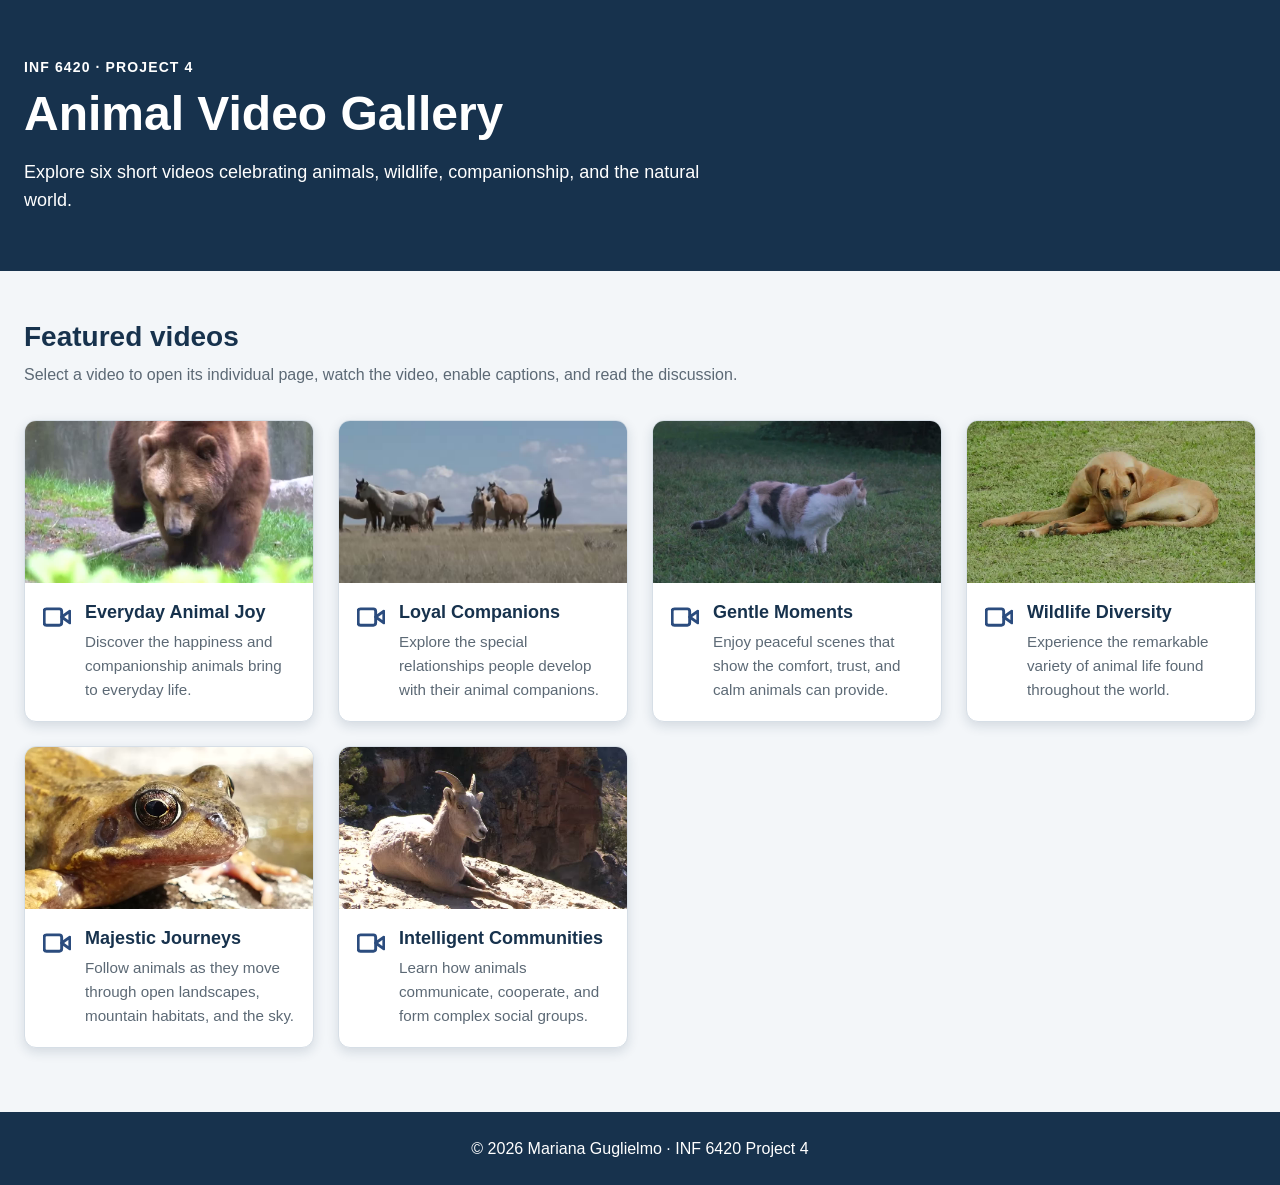
<file: responsive-video/index.html>
<!DOCTYPE html>
<html lang="en">

<head>
    <meta charset="UTF-8">
    <meta name="viewport" content="width=device-width, initial-scale=1.0">

    <title>Animal Video Gallery | Mariana Guglielmo</title>

    <link rel="stylesheet" href="css/styles.css">
</head>

<body>
    <a class="skip-link" href="#main-content">Skip to main content</a>

    <header class="site-header">
        <div class="container">
            <p class="eyebrow">INF 6420 · Project 4</p>

            <h1>Animal Video Gallery</h1>

            <p class="tagline">
                Explore six short videos celebrating animals, wildlife,
                companionship, and the natural world.
            </p>
        </div>
    </header>

    <main id="main-content" class="site-main">
        <section class="video-section container" aria-labelledby="gallery-heading">
            <div class="section-intro">
                <h2 id="gallery-heading">Featured videos</h2>

                <p>
                    Select a video to open its individual page, watch the video,
                    enable captions, and read the discussion.
                </p>
            </div>

            <div class="video-grid">
                <article class="video-card">
                    <a class="video-card-link" href="video-1.html">
                        <img class="video-poster" src="assets/images/video-1-frame1.jpg"
                            alt="Preview of the Everyday Animal Joy video">

                        <div class="video-card-content">
                            <img class="video-icon" src="assets/images/video-icon.svg" alt="">

                            <div class="video-card-text">
                                <h3>Everyday Animal Joy</h3>

                                <p>
                                    Discover the happiness and companionship
                                    animals bring to everyday life.
                                </p>
                            </div>
                        </div>
                    </a>
                </article>

                <article class="video-card">
                    <a class="video-card-link" href="video-2.html">
                        <img class="video-poster" src="assets/images/video-2-frame1.jpg"
                            alt="Preview of the Loyal Companions video">

                        <div class="video-card-content">
                            <img class="video-icon" src="assets/images/video-icon.svg" alt="">

                            <div class="video-card-text">
                                <h3>Loyal Companions</h3>

                                <p>
                                    Explore the special relationships people
                                    develop with their animal companions.
                                </p>
                            </div>
                        </div>
                    </a>
                </article>

                <article class="video-card">
                    <a class="video-card-link" href="video-3.html">
                        <img class="video-poster" src="assets/images/video-3-frame1.jpg"
                            alt="Preview of the Gentle Moments video">

                        <div class="video-card-content">
                            <img class="video-icon" src="assets/images/video-icon.svg" alt="">

                            <div class="video-card-text">
                                <h3>Gentle Moments</h3>

                                <p>
                                    Enjoy peaceful scenes that show the comfort,
                                    trust, and calm animals can provide.
                                </p>
                            </div>
                        </div>
                    </a>
                </article>

                <article class="video-card">
                    <a class="video-card-link" href="video-4.html">
                        <img class="video-poster" src="assets/images/video-4-frame1.jpg"
                            alt="Preview of the Wildlife Diversity video">

                        <div class="video-card-content">
                            <img class="video-icon" src="assets/images/video-icon.svg" alt="">

                            <div class="video-card-text">
                                <h3>Wildlife Diversity</h3>

                                <p>
                                    Experience the remarkable variety of animal
                                    life found throughout the world.
                                </p>
                            </div>
                        </div>
                    </a>
                </article>

                <article class="video-card">
                    <a class="video-card-link" href="video-5.html">
                        <img class="video-poster" src="assets/images/video-5-frame1.jpg"
                            alt="Preview of the Majestic Journeys video">

                        <div class="video-card-content">
                            <img class="video-icon" src="assets/images/video-icon.svg" alt="">

                            <div class="video-card-text">
                                <h3>Majestic Journeys</h3>

                                <p>
                                    Follow animals as they move through open
                                    landscapes, mountain habitats, and the sky.
                                </p>
                            </div>
                        </div>
                    </a>
                </article>

                <article class="video-card">
                    <a class="video-card-link" href="video-6.html">
                        <img class="video-poster" src="assets/images/video-6-frame1.jpg"
                            alt="Preview of the Intelligent Communities video">

                        <div class="video-card-content">
                            <img class="video-icon" src="assets/images/video-icon.svg" alt="">

                            <div class="video-card-text">
                                <h3>Intelligent Communities</h3>

                                <p>
                                    Learn how animals communicate, cooperate,
                                    and form complex social groups.
                                </p>
                            </div>
                        </div>
                    </a>
                </article>
            </div>
        </section>
    </main>

    <footer class="site-footer">
        <div class="container">
            <p>&copy; 2026 Mariana Guglielmo · INF 6420 Project 4</p>
        </div>
    </footer>
</body>

</html>
</file>
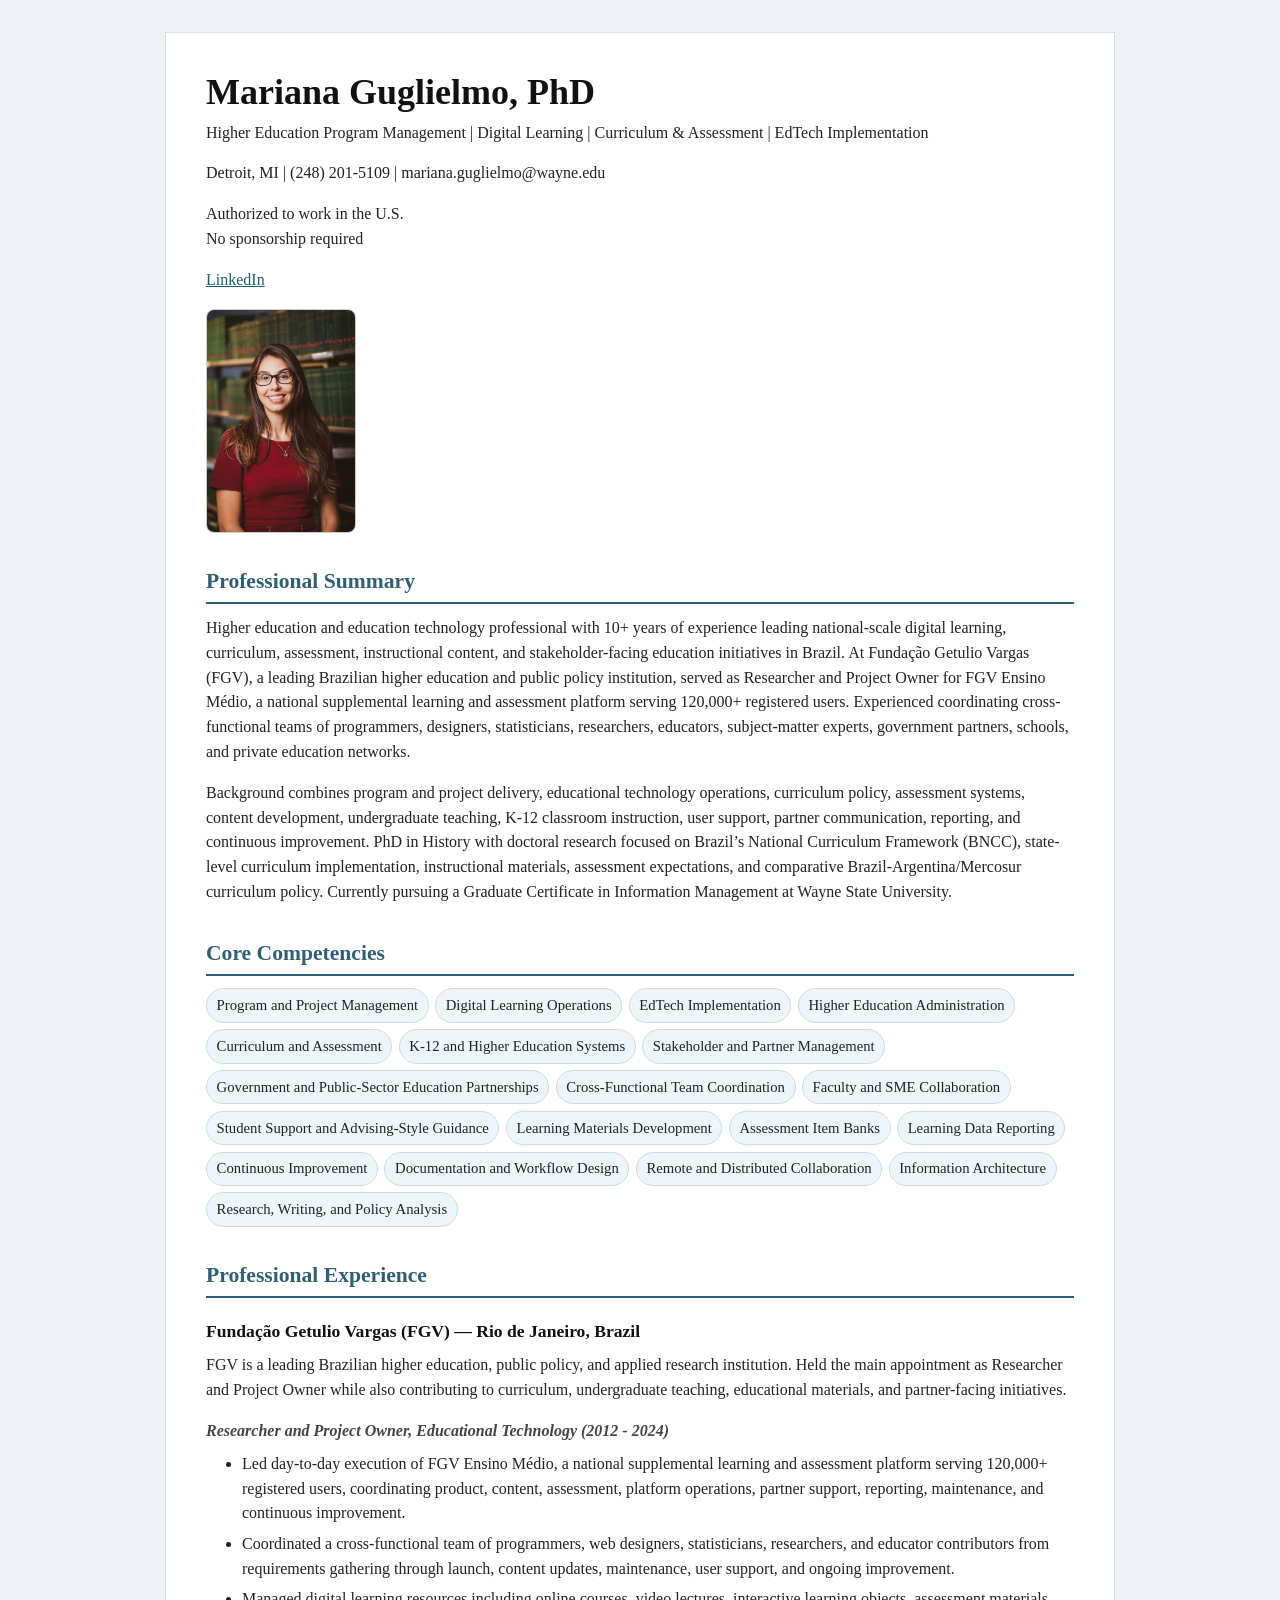
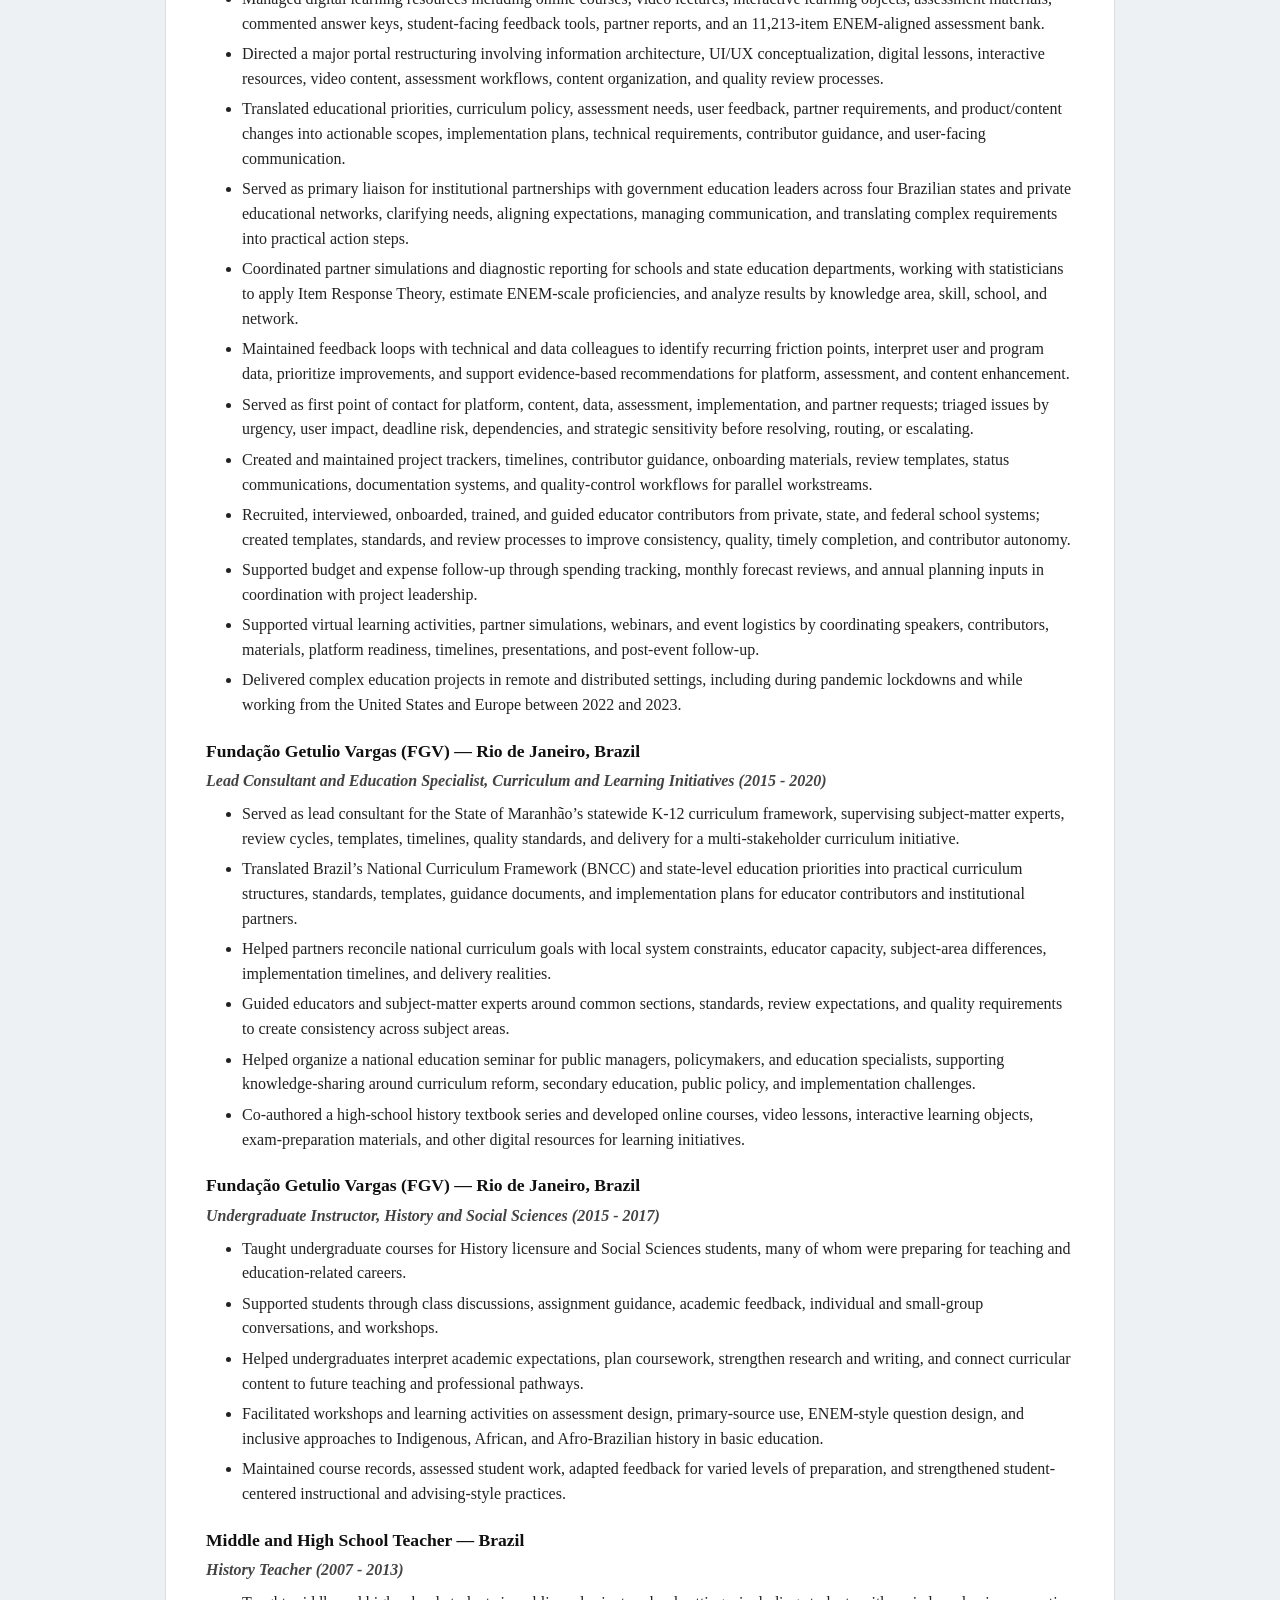
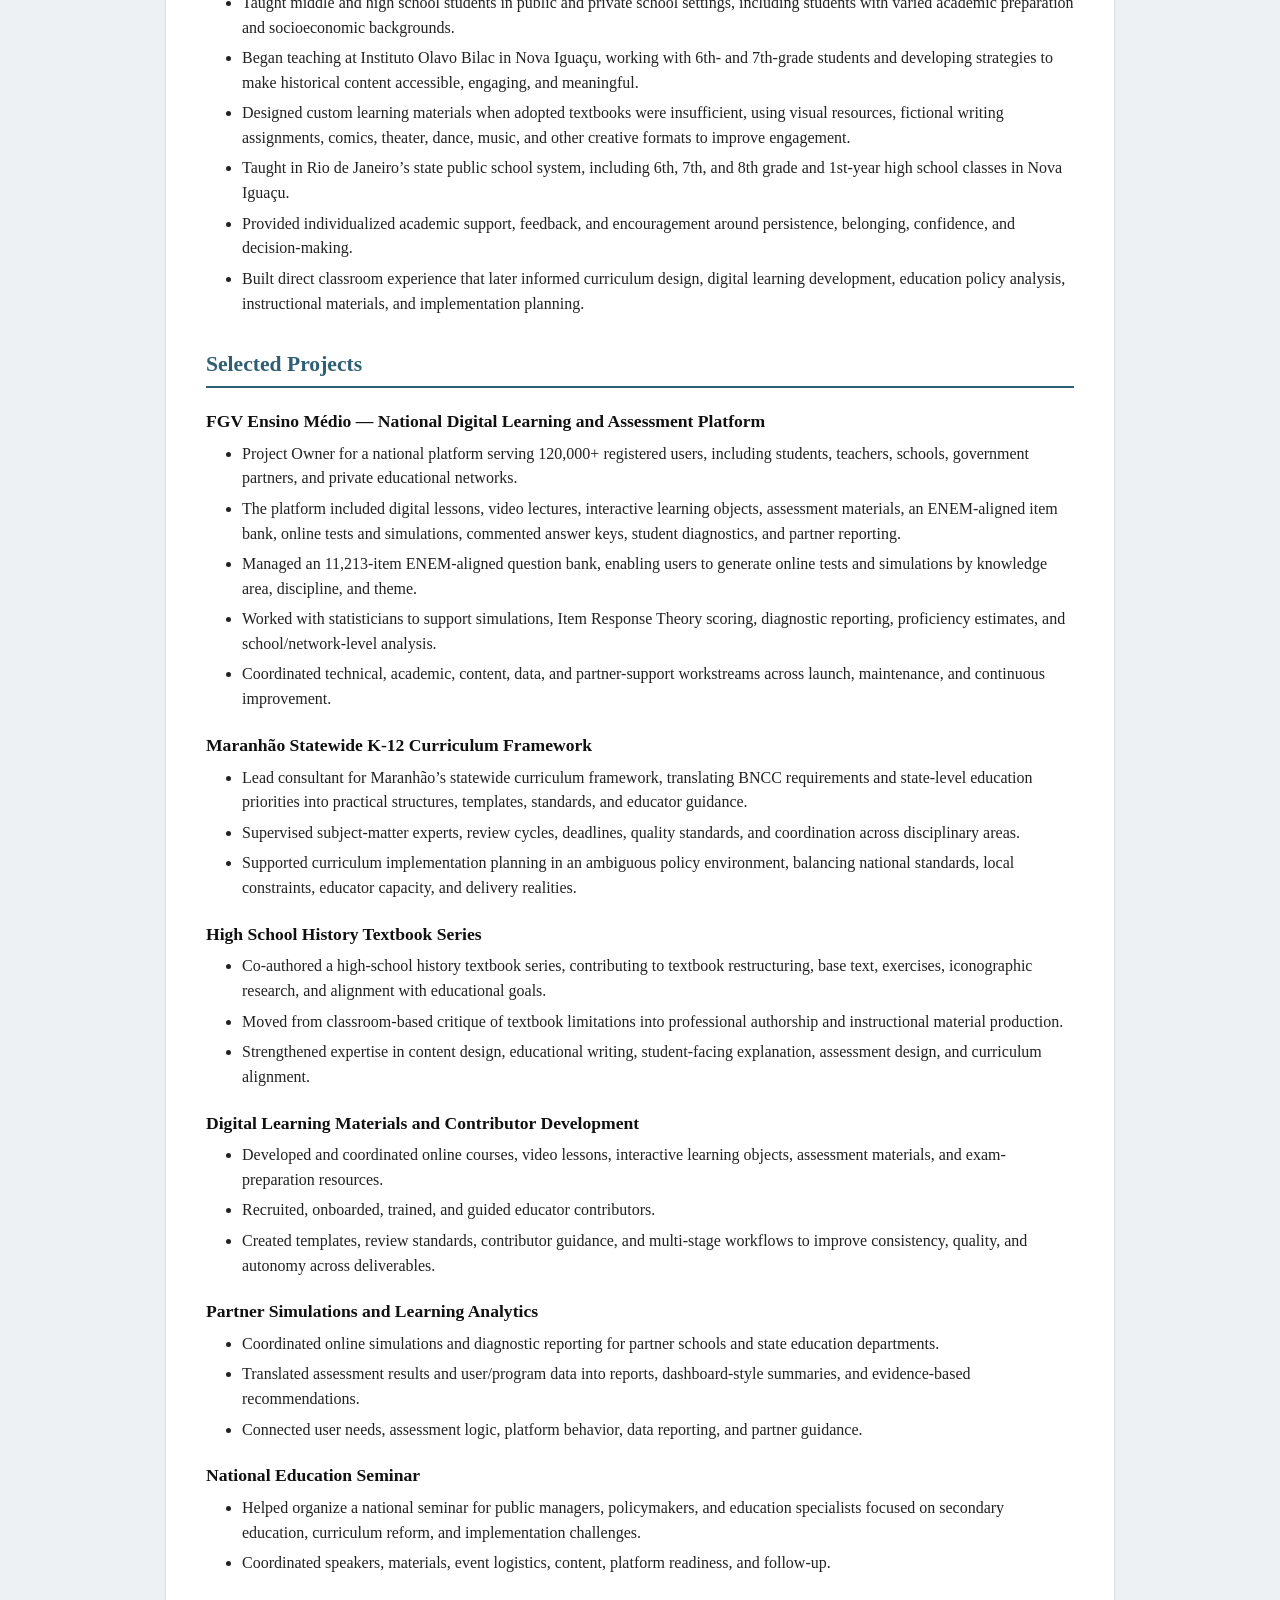
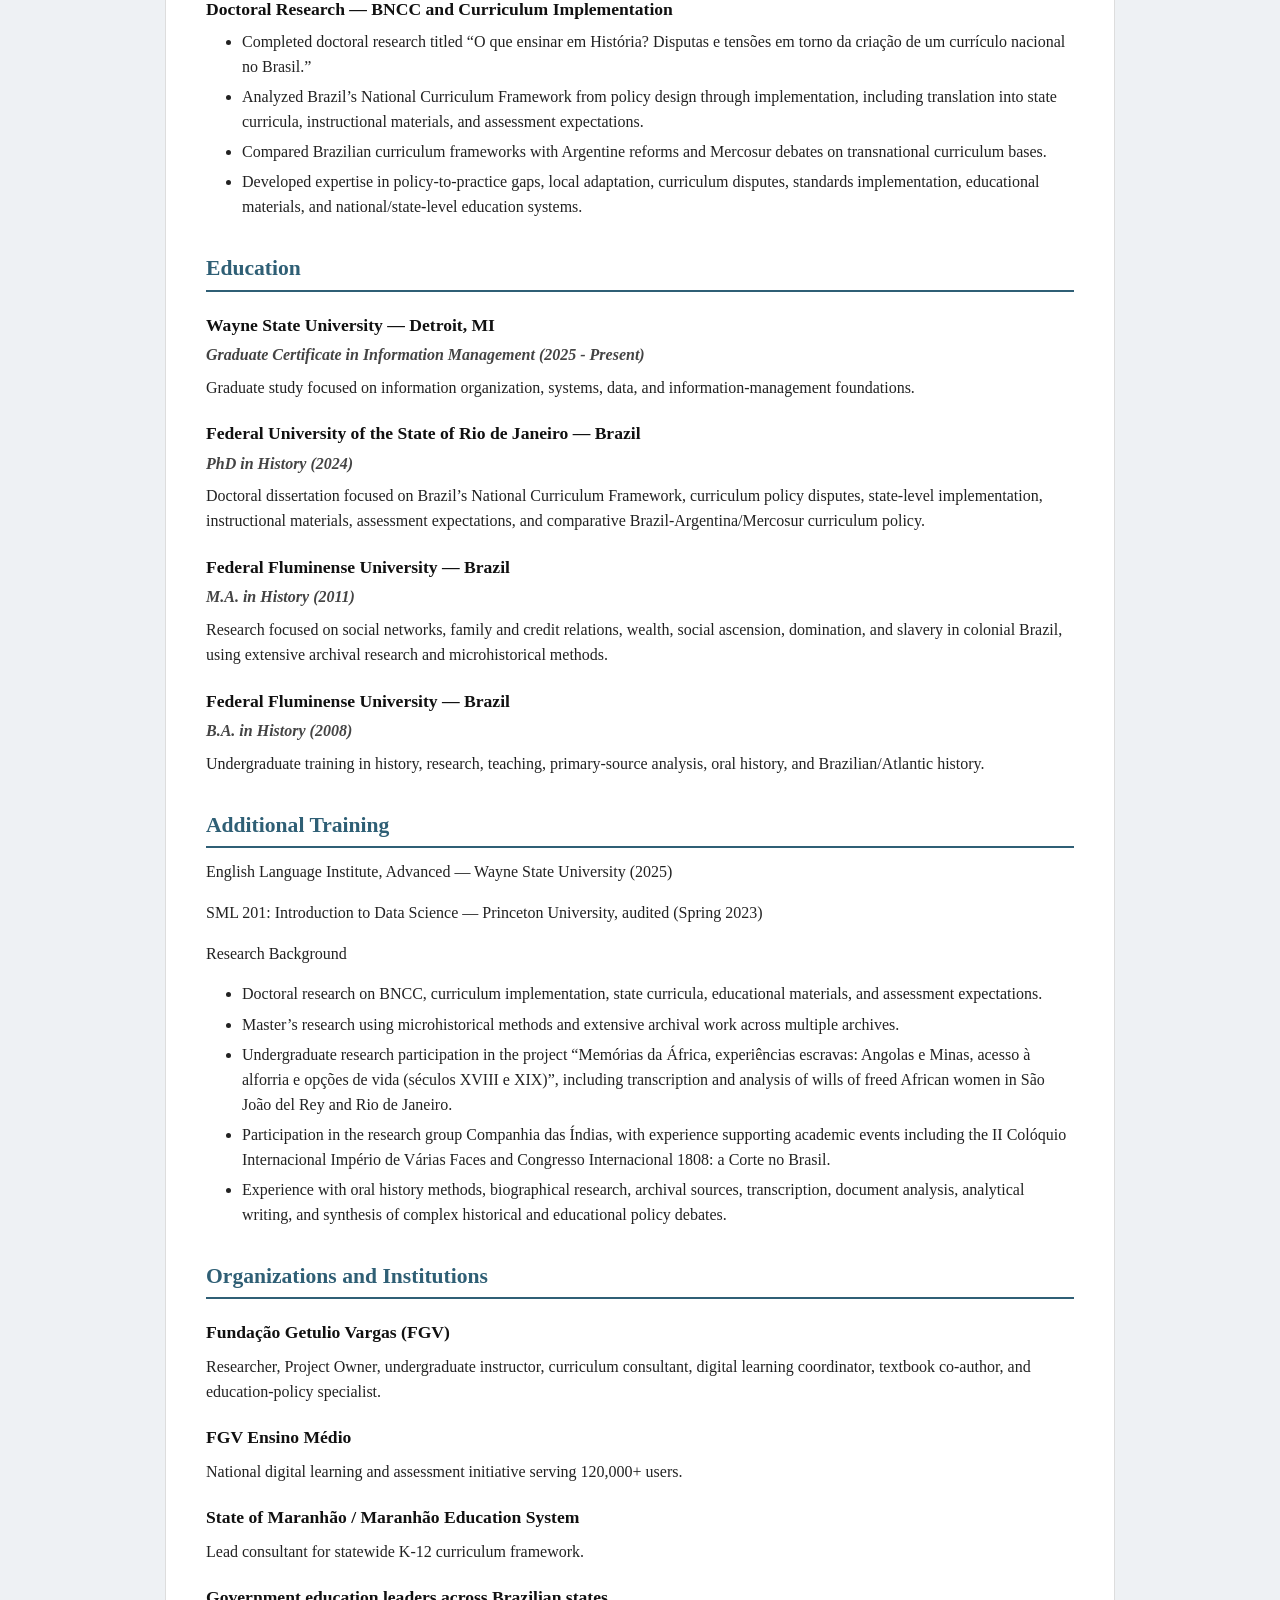
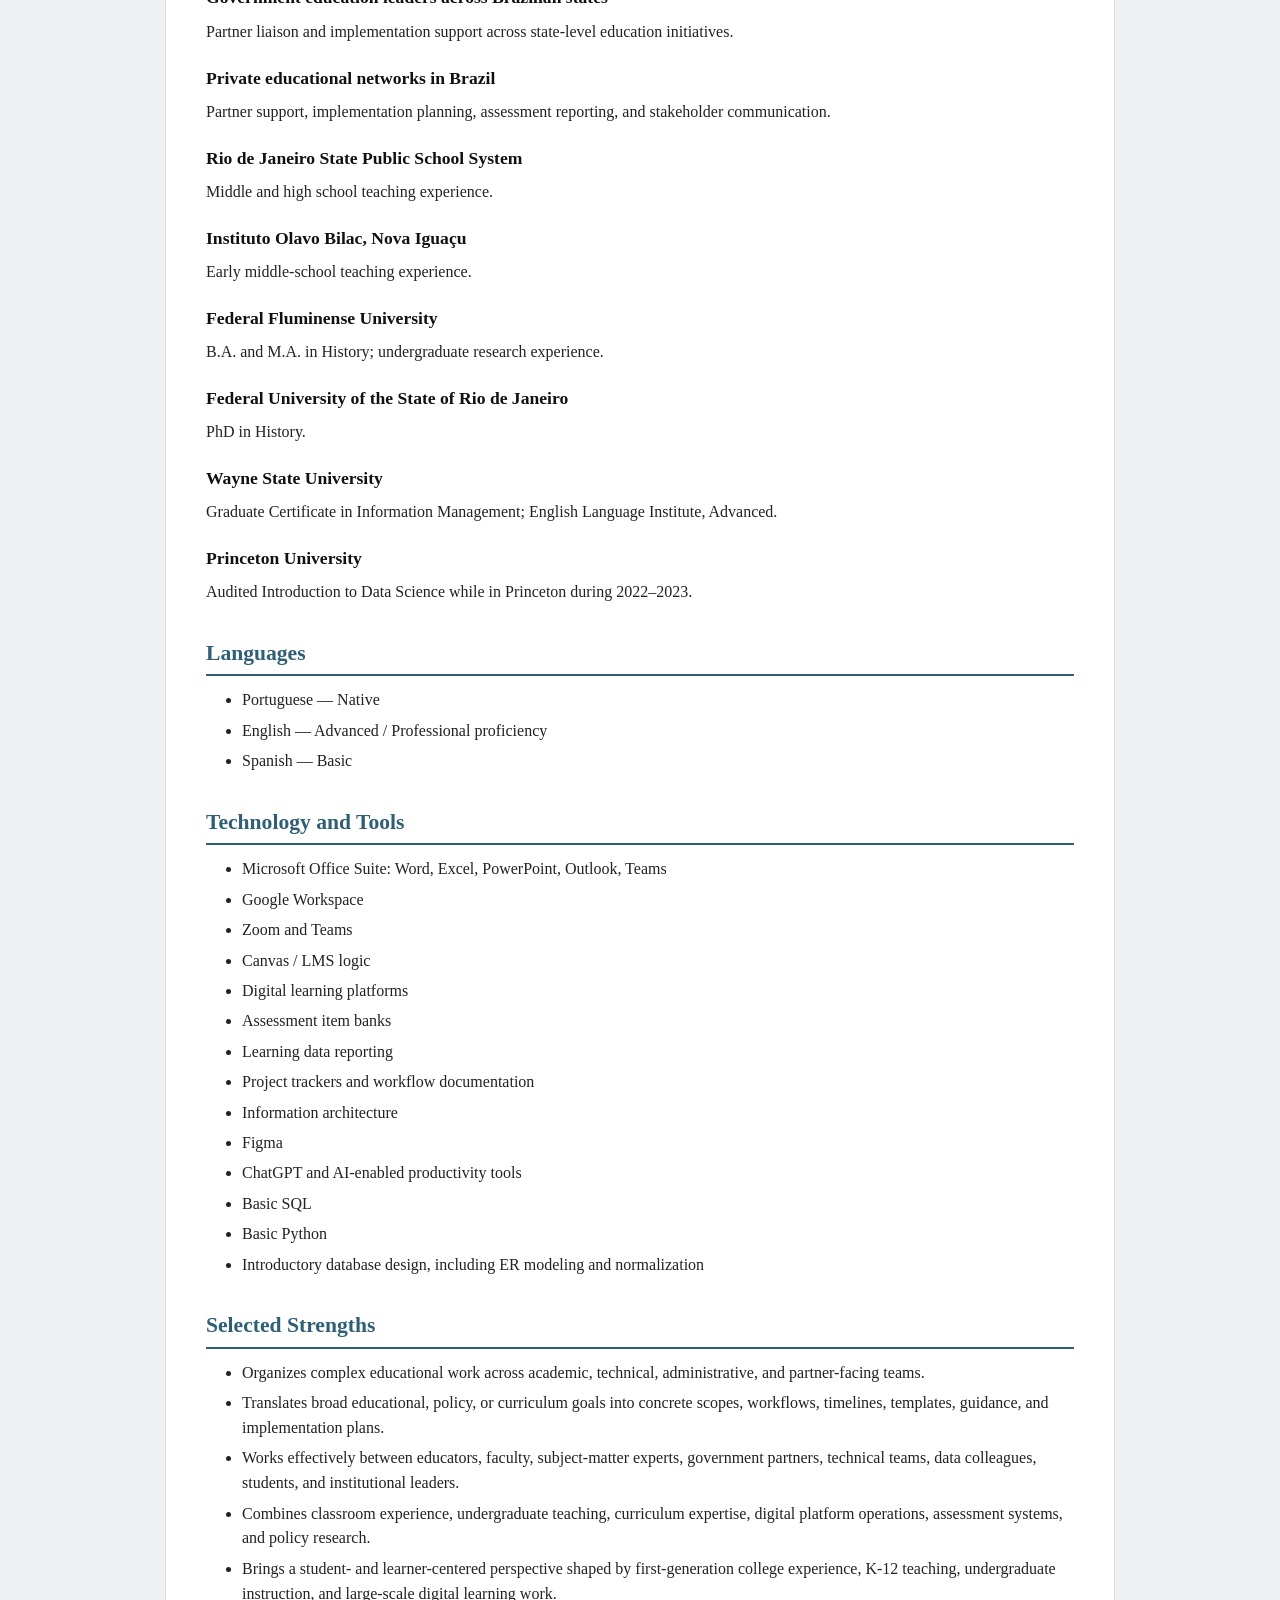
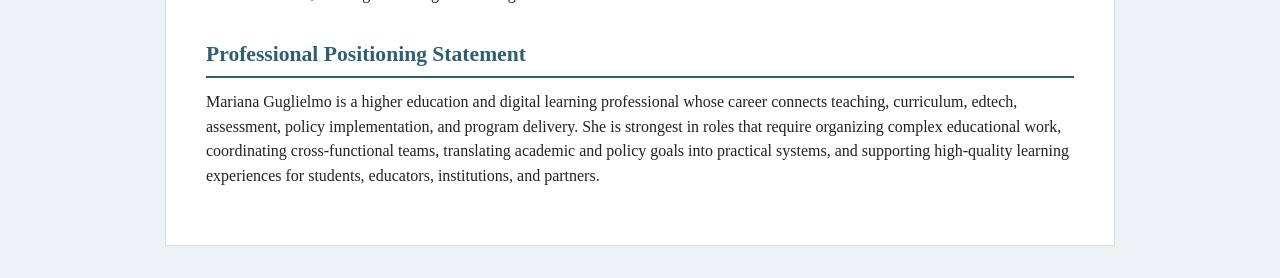
<file: resume/index.html>
<!DOCTYPE html>
<html lang="en">

<head>
    <meta charset="UTF-8">
    <meta name="viewport" content="width=device-width, initial-scale=1.0">
    <title>Mariana Guglielmo</title>
    <link rel="stylesheet" href="css/style.css">
</head>

<body>
    <h1>Mariana Guglielmo, PhD</h1>
    <p>
        Higher Education Program Management |
        Digital Learning |
        Curriculum &amp; Assessment |
        EdTech Implementation
    </p>
    <p>
        Detroit, MI | (248) 201-5109 | mariana.guglielmo@wayne.edu

    </p>
    <p>
        Authorized to work in the U.S.<br>
        No sponsorship required
    </p>
    <p>

        <a href="https://www.linkedin.com/in/mariana-guglielmo-phd-38764159" target="_blank" rel="noopener noreferrer">
            LinkedIn
        </a>
    </p>
    <img class="profile-photo" src="images/headshot_Institucional_Mariana.jpeg" alt="Headshot of Mariana Guglielmo">
    <h2>Professional Summary</h2>
    <p>
        Higher education and education technology professional with 10+ years
        of experience leading national-scale digital learning, curriculum, assessment,
        instructional content, and stakeholder-facing education initiatives in Brazil.
        At Fundação Getulio Vargas (FGV), a leading Brazilian higher education and public
        policy institution, served as Researcher and Project Owner for FGV Ensino Médio,
        a national supplemental learning and assessment platform serving 120,000+ registered
        users. Experienced coordinating cross-functional teams of programmers, designers,
        statisticians, researchers, educators, subject-matter experts, government partners,
        schools, and private education networks.
    </p>
    <p>
        Background combines program and project delivery, educational technology operations,
        curriculum policy, assessment systems, content development, undergraduate teaching,
        K-12 classroom instruction, user support, partner communication, reporting, and
        continuous improvement. PhD in History with doctoral research focused on Brazil’s
        National Curriculum Framework (BNCC), state-level curriculum implementation,
        instructional materials, assessment expectations, and comparative Brazil-Argentina/Mercosur
        curriculum policy. Currently pursuing a Graduate Certificate in Information Management
        at Wayne State University.
    </p>
    <h2>Core Competencies</h2>
    <ul class="skills-list">
        <li>Program and Project Management</li>
        <li>Digital Learning Operations</li>
        <li>EdTech Implementation</li>
        <li>Higher Education Administration</li>
        <li>Curriculum and Assessment</li> 
        <li>K-12 and Higher Education Systems</li> 
        <li>Stakeholder and Partner Management</li> 
        <li>Government and Public-Sector Education Partnerships</li>
        <li>Cross-Functional Team Coordination</li>
        <li>Faculty and SME Collaboration</li> 
        <li>Student Support and Advising-Style Guidance</li> 
        <li>Learning Materials Development</li>
        <li>Assessment Item Banks</li> 
        <li>Learning Data Reporting </li>
        <li>Continuous Improvement</li>
        <li>Documentation and Workflow Design</li> 
        <li>Remote and Distributed Collaboration</li> 
        <li>Information Architecture</li> 
        <li>Research, Writing, and Policy Analysis</li>
    </ul>
    <h2>Professional Experience</h2>
    <h3>Fundação Getulio Vargas (FGV) — Rio de Janeiro, Brazil</h3>
    <p>
        FGV is a leading Brazilian higher education, public policy, and applied
        research institution. Held the main appointment as Researcher and Project
        Owner while also contributing to curriculum, undergraduate teaching,
        educational materials, and partner-facing initiatives.
    </p>
    <h4>Researcher and Project Owner, Educational Technology (2012 - 2024)</h4>

    <ul>
        <li>
            Led day-to-day execution of FGV Ensino Médio, a national supplemental
            learning and assessment platform serving 120,000+ registered users,
            coordinating product, content, assessment, platform operations, partner
            support, reporting, maintenance, and continuous improvement.
        </li>

        <li>
            Coordinated a cross-functional team of programmers, web designers,
            statisticians, researchers, and educator contributors from requirements
            gathering through launch, content updates, maintenance, user support,
            and ongoing improvement.
        </li>

        <li>
            Managed digital learning resources including online courses, video
            lectures, interactive learning objects, assessment materials, commented
            answer keys, student-facing feedback tools, partner reports, and an
            11,213-item ENEM-aligned assessment bank.
        </li>

        <li>
            Directed a major portal restructuring involving information architecture,
            UI/UX conceptualization, digital lessons, interactive resources, video
            content, assessment workflows, content organization, and quality review
            processes.
        </li>

        <li>
            Translated educational priorities, curriculum policy, assessment needs,
            user feedback, partner requirements, and product/content changes into
            actionable scopes, implementation plans, technical requirements,
            contributor guidance, and user-facing communication.
        </li>

        <li>
            Served as primary liaison for institutional partnerships with government
            education leaders across four Brazilian states and private educational
            networks, clarifying needs, aligning expectations, managing communication,
            and translating complex requirements into practical action steps.
        </li>

        <li>
            Coordinated partner simulations and diagnostic reporting for schools and
            state education departments, working with statisticians to apply Item
            Response Theory, estimate ENEM-scale proficiencies, and analyze results
            by knowledge area, skill, school, and network.
        </li>

        <li>
            Maintained feedback loops with technical and data colleagues to identify
            recurring friction points, interpret user and program data, prioritize
            improvements, and support evidence-based recommendations for platform,
            assessment, and content enhancement.
        </li>

        <li>
            Served as first point of contact for platform, content, data, assessment,
            implementation, and partner requests; triaged issues by urgency, user
            impact, deadline risk, dependencies, and strategic sensitivity before
            resolving, routing, or escalating.
        </li>

        <li>
            Created and maintained project trackers, timelines, contributor guidance,
            onboarding materials, review templates, status communications,
            documentation systems, and quality-control workflows for parallel
            workstreams.
        </li>

        <li>
            Recruited, interviewed, onboarded, trained, and guided educator
            contributors from private, state, and federal school systems; created
            templates, standards, and review processes to improve consistency,
            quality, timely completion, and contributor autonomy.
        </li>

        <li>
            Supported budget and expense follow-up through spending tracking, monthly
            forecast reviews, and annual planning inputs in coordination with project
            leadership.
        </li>

        <li>
            Supported virtual learning activities, partner simulations, webinars, and
            event logistics by coordinating speakers, contributors, materials, platform
            readiness, timelines, presentations, and post-event follow-up.
        </li>

        <li>
            Delivered complex education projects in remote and distributed settings,
            including during pandemic lockdowns and while working from the United
            States and Europe between 2022 and 2023.
        </li>
    </ul>

    <h3>Fundação Getulio Vargas (FGV) — Rio de Janeiro, Brazil</h3>
    <h4>Lead Consultant and Education Specialist, Curriculum and Learning Initiatives (2015 - 2020)</h4>

    <ul>
        <li>
            Served as lead consultant for the State of Maranhão’s statewide K-12
            curriculum framework, supervising subject-matter experts, review cycles,
            templates, timelines, quality standards, and delivery for a multi-stakeholder
            curriculum initiative.
        </li>

        <li>
            Translated Brazil’s National Curriculum Framework (BNCC) and state-level
            education priorities into practical curriculum structures, standards,
            templates, guidance documents, and implementation plans for educator
            contributors and institutional partners.
        </li>

        <li>
            Helped partners reconcile national curriculum goals with local system
            constraints, educator capacity, subject-area differences, implementation
            timelines, and delivery realities.
        </li>

        <li>
            Guided educators and subject-matter experts around common sections,
            standards, review expectations, and quality requirements to create
            consistency across subject areas.
        </li>

        <li>
            Helped organize a national education seminar for public managers,
            policymakers, and education specialists, supporting knowledge-sharing
            around curriculum reform, secondary education, public policy, and
            implementation challenges.
        </li>

        <li>
            Co-authored a high-school history textbook series and developed online
            courses, video lessons, interactive learning objects, exam-preparation
            materials, and other digital resources for learning initiatives.
        </li>
    </ul>

    <h3>Fundação Getulio Vargas (FGV) — Rio de Janeiro, Brazil</h3>
    <h4>Undergraduate Instructor, History and Social Sciences (2015 - 2017)</h4>

    <ul>
        <li>
            Taught undergraduate courses for History licensure and Social Sciences
            students, many of whom were preparing for teaching and education-related
            careers.
        </li>

        <li>
            Supported students through class discussions, assignment guidance, academic
            feedback, individual and small-group conversations, and workshops.
        </li>

        <li>
            Helped undergraduates interpret academic expectations, plan coursework,
            strengthen research and writing, and connect curricular content to future
            teaching and professional pathways.
        </li>

        <li>
            Facilitated workshops and learning activities on assessment design,
            primary-source use, ENEM-style question design, and inclusive approaches
            to Indigenous, African, and Afro-Brazilian history in basic education.
        </li>

        <li>
            Maintained course records, assessed student work, adapted feedback for
            varied levels of preparation, and strengthened student-centered instructional
            and advising-style practices.
        </li>
    </ul>

    <h3>Middle and High School Teacher — Brazil</h3>
    <h4>History Teacher (2007 - 2013)</h4>

    <ul>
        <li>
            Taught middle and high school students in public and private school
            settings, including students with varied academic preparation and
            socioeconomic backgrounds.
        </li>

        <li>
            Began teaching at Instituto Olavo Bilac in Nova Iguaçu, working with
            6th- and 7th-grade students and developing strategies to make historical
            content accessible, engaging, and meaningful.
        </li>

        <li>
            Designed custom learning materials when adopted textbooks were insufficient,
            using visual resources, fictional writing assignments, comics, theater,
            dance, music, and other creative formats to improve engagement.
        </li>

        <li>
            Taught in Rio de Janeiro’s state public school system, including 6th, 7th,
            and 8th grade and 1st-year high school classes in Nova Iguaçu.
        </li>

        <li>
            Provided individualized academic support, feedback, and encouragement
            around persistence, belonging, confidence, and decision-making.
        </li>

        <li>
            Built direct classroom experience that later informed curriculum design,
            digital learning development, education policy analysis, instructional
            materials, and implementation planning.
        </li>
    </ul>

    <h2>Selected Projects</h2>

    <h3>FGV Ensino Médio — National Digital Learning and Assessment Platform</h3>

    <ul>
        <li>
            Project Owner for a national platform serving 120,000+ registered users,
            including students, teachers, schools, government partners, and private
            educational networks.
        </li>

        <li>
            The platform included digital lessons, video lectures, interactive learning
            objects, assessment materials, an ENEM-aligned item bank, online tests and
            simulations, commented answer keys, student diagnostics, and partner
            reporting.
        </li>

        <li>
            Managed an 11,213-item ENEM-aligned question bank, enabling users to
            generate online tests and simulations by knowledge area, discipline, and
            theme.
        </li>

        <li>
            Worked with statisticians to support simulations, Item Response Theory
            scoring, diagnostic reporting, proficiency estimates, and school/network-level
            analysis.
        </li>

        <li>
            Coordinated technical, academic, content, data, and partner-support
            workstreams across launch, maintenance, and continuous improvement.
        </li>
    </ul>

    <h3>Maranhão Statewide K-12 Curriculum Framework</h3>

    <ul>
        <li>
            Lead consultant for Maranhão’s statewide curriculum framework, translating
            BNCC requirements and state-level education priorities into practical
            structures, templates, standards, and educator guidance.
        </li>

        <li>
            Supervised subject-matter experts, review cycles, deadlines, quality
            standards, and coordination across disciplinary areas.
        </li>

        <li>
            Supported curriculum implementation planning in an ambiguous policy
            environment, balancing national standards, local constraints, educator
            capacity, and delivery realities.
        </li>
    </ul>

    <h3>High School History Textbook Series</h3>

    <ul>
        <li>
            Co-authored a high-school history textbook series, contributing to textbook
            restructuring, base text, exercises, iconographic research, and alignment
            with educational goals.
        </li>

        <li>
            Moved from classroom-based critique of textbook limitations into professional
            authorship and instructional material production.
        </li>

        <li>
            Strengthened expertise in content design, educational writing, student-facing
            explanation, assessment design, and curriculum alignment.
        </li>
    </ul>

    <h3>Digital Learning Materials and Contributor Development</h3>

    <ul>
        <li>
            Developed and coordinated online courses, video lessons, interactive learning
            objects, assessment materials, and exam-preparation resources.
        </li>

        <li>
            Recruited, onboarded, trained, and guided educator contributors.
        </li>

        <li>
            Created templates, review standards, contributor guidance, and multi-stage
            workflows to improve consistency, quality, and autonomy across deliverables.
        </li>
    </ul>

    <h3>Partner Simulations and Learning Analytics</h3>

    <ul>
        <li>
            Coordinated online simulations and diagnostic reporting for partner schools
            and state education departments.
        </li>

        <li>
            Translated assessment results and user/program data into reports,
            dashboard-style summaries, and evidence-based recommendations.
        </li>

        <li>
            Connected user needs, assessment logic, platform behavior, data reporting,
            and partner guidance.
        </li>
    </ul>

    <h3>National Education Seminar</h3>

    <ul>
        <li>
            Helped organize a national seminar for public managers, policymakers, and
            education specialists focused on secondary education, curriculum reform,
            and implementation challenges.
        </li>

        <li>
            Coordinated speakers, materials, event logistics, content, platform readiness,
            and follow-up.
        </li>
    </ul>

    <h3>Doctoral Research — BNCC and Curriculum Implementation</h3>

    <ul>
        <li>
            Completed doctoral research titled “O que ensinar em História? Disputas e
            tensões em torno da criação de um currículo nacional no Brasil.”
        </li>

        <li>
            Analyzed Brazil’s National Curriculum Framework from policy design through
            implementation, including translation into state curricula, instructional
            materials, and assessment expectations.
        </li>

        <li>
            Compared Brazilian curriculum frameworks with Argentine reforms and
            Mercosur debates on transnational curriculum bases.
        </li>

        <li>
            Developed expertise in policy-to-practice gaps, local adaptation, curriculum
            disputes, standards implementation, educational materials, and national/state-level
            education systems.
        </li>
    </ul>

    <h2>Education</h2>

    <h3>Wayne State University — Detroit, MI</h3>
    <h4>Graduate Certificate in Information Management (2025 - Present)</h4>
    <p>
        Graduate study focused on information organization, systems, data, and
        information-management foundations.
    </p>

    <h3>Federal University of the State of Rio de Janeiro — Brazil</h3>
    <h4>PhD in History (2024)</h4>
    <p>
        Doctoral dissertation focused on Brazil’s National Curriculum Framework,
        curriculum policy disputes, state-level implementation, instructional
        materials, assessment expectations, and comparative Brazil-Argentina/Mercosur
        curriculum policy.
    </p>

    <h3>Federal Fluminense University — Brazil</h3>
    <h4>M.A. in History (2011)</h4>
    <p>
        Research focused on social networks, family and credit relations, wealth,
        social ascension, domination, and slavery in colonial Brazil, using extensive
        archival research and microhistorical methods.
    </p>

    <h3>Federal Fluminense University — Brazil</h3>
    <h4>B.A. in History (2008)</h4>
    <p>
        Undergraduate training in history, research, teaching, primary-source
        analysis, oral history, and Brazilian/Atlantic history.
    </p>

    <h2>Additional Training</h2>

    <p>English Language Institute, Advanced — Wayne State University (2025)</p>
    <p>SML 201: Introduction to Data Science — Princeton University, audited (Spring 2023)</p>
    <p>Research Background</p>

    <ul>
        <li>
            Doctoral research on BNCC, curriculum implementation, state curricula,
            educational materials, and assessment expectations.
        </li>

        <li>
            Master’s research using microhistorical methods and extensive archival
            work across multiple archives.
        </li>

        <li>
            Undergraduate research participation in the project “Memórias da África,
            experiências escravas: Angolas e Minas, acesso à alforria e opções de vida
            (séculos XVIII e XIX)”, including transcription and analysis of wills of
            freed African women in São João del Rey and Rio de Janeiro.
        </li>

        <li>
            Participation in the research group Companhia das Índias, with experience
            supporting academic events including the II Colóquio Internacional Império
            de Várias Faces and Congresso Internacional 1808: a Corte no Brasil.
        </li>

        <li>
            Experience with oral history methods, biographical research, archival
            sources, transcription, document analysis, analytical writing, and synthesis
            of complex historical and educational policy debates.
        </li>
    </ul>

    <h2>Organizations and Institutions</h2>

    <h3>Fundação Getulio Vargas (FGV)</h3>
    <p>
        Researcher, Project Owner, undergraduate instructor, curriculum consultant,
        digital learning coordinator, textbook co-author, and education-policy specialist.
    </p>

    <h3>FGV Ensino Médio</h3>
    <p>
        National digital learning and assessment initiative serving 120,000+ users.
    </p>

    <h3>State of Maranhão / Maranhão Education System</h3>
    <p>
        Lead consultant for statewide K-12 curriculum framework.
    </p>

    <h3>Government education leaders across Brazilian states</h3>
    <p>
        Partner liaison and implementation support across state-level education initiatives.
    </p>

    <h3>Private educational networks in Brazil</h3>
    <p>
        Partner support, implementation planning, assessment reporting, and stakeholder
        communication.
    </p>

    <h3>Rio de Janeiro State Public School System</h3>
    <p>
        Middle and high school teaching experience.
    </p>

    <h3>Instituto Olavo Bilac, Nova Iguaçu</h3>
    <p>
        Early middle-school teaching experience.
    </p>

    <h3>Federal Fluminense University</h3>
    <p>
        B.A. and M.A. in History; undergraduate research experience.
    </p>

    <h3>Federal University of the State of Rio de Janeiro</h3>
    <p>
        PhD in History.
    </p>

    <h3>Wayne State University</h3>
    <p>
        Graduate Certificate in Information Management; English Language Institute, Advanced.
    </p>

    <h3>Princeton University</h3>
    <p>
        Audited Introduction to Data Science while in Princeton during 2022–2023.
    </p>

    <h2>Languages</h2>

    <ul>
        <li>Portuguese — Native</li>
        <li>English — Advanced / Professional proficiency</li>
        <li>Spanish — Basic</li>
    </ul>

    <h2>Technology and Tools</h2>

    <ul>
        <li>Microsoft Office Suite: Word, Excel, PowerPoint, Outlook, Teams</li>
        <li>Google Workspace</li>
        <li>Zoom and Teams</li>
        <li>Canvas / LMS logic</li>
        <li>Digital learning platforms</li>
        <li>Assessment item banks</li>
        <li>Learning data reporting</li>
        <li>Project trackers and workflow documentation</li>
        <li>Information architecture</li>
        <li>Figma</li>
        <li>ChatGPT and AI-enabled productivity tools</li>
        <li>Basic SQL</li>
        <li>Basic Python</li>
        <li>Introductory database design, including ER modeling and normalization</li>
    </ul>

    <h2>Selected Strengths</h2>

    <ul>
        <li>
            Organizes complex educational work across academic, technical, administrative,
            and partner-facing teams.
        </li>

        <li>
            Translates broad educational, policy, or curriculum goals into concrete
            scopes, workflows, timelines, templates, guidance, and implementation plans.
        </li>

        <li>
            Works effectively between educators, faculty, subject-matter experts,
            government partners, technical teams, data colleagues, students, and
            institutional leaders.
        </li>

        <li>
            Combines classroom experience, undergraduate teaching, curriculum expertise,
            digital platform operations, assessment systems, and policy research.
        </li>

        <li>
            Brings a student- and learner-centered perspective shaped by first-generation
            college experience, K-12 teaching, undergraduate instruction, and large-scale
            digital learning work.
        </li>
    </ul>

    <h2>Professional Positioning Statement</h2>

    <p>
        Mariana Guglielmo is a higher education and digital learning professional whose
        career connects teaching, curriculum, edtech, assessment, policy implementation,
        and program delivery. She is strongest in roles that require organizing complex
        educational work, coordinating cross-functional teams, translating academic and
        policy goals into practical systems, and supporting high-quality learning
        experiences for students, educators, institutions, and partners.
    </p>
</body>

</html>
</file>
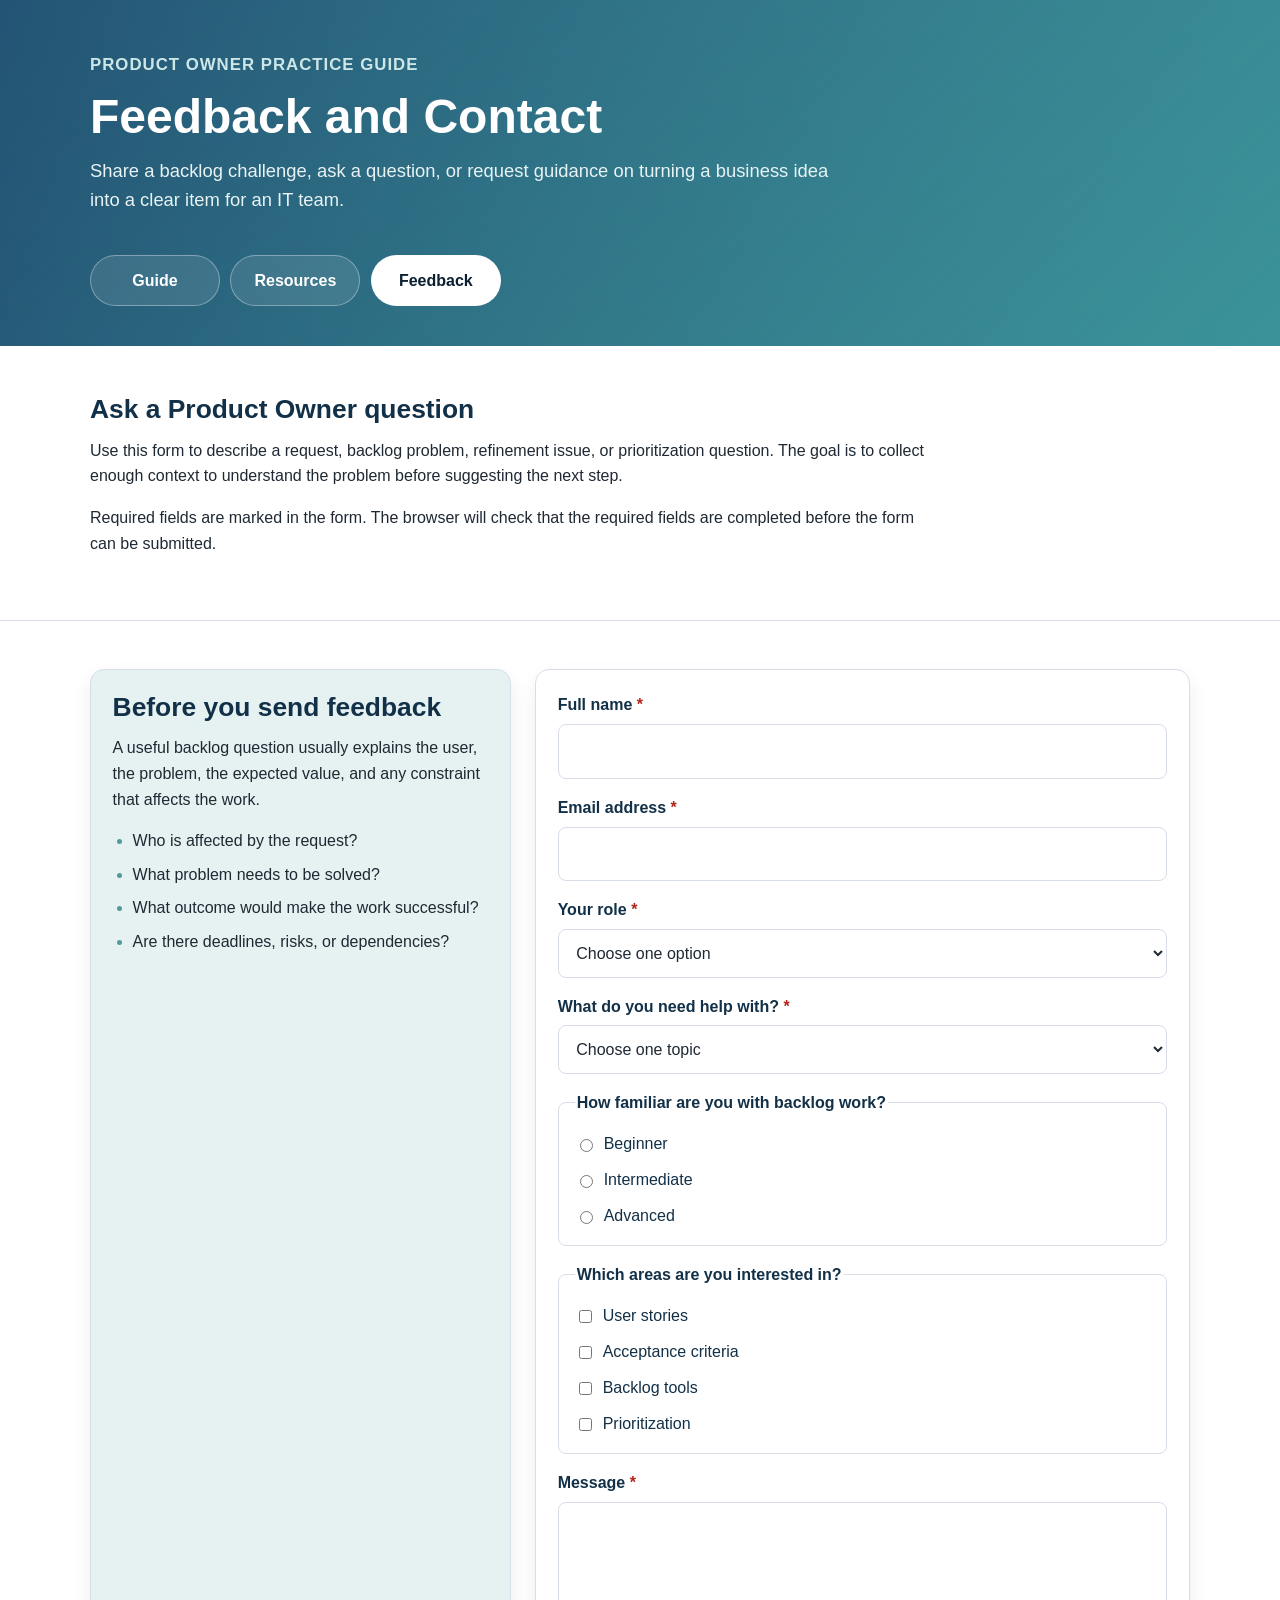
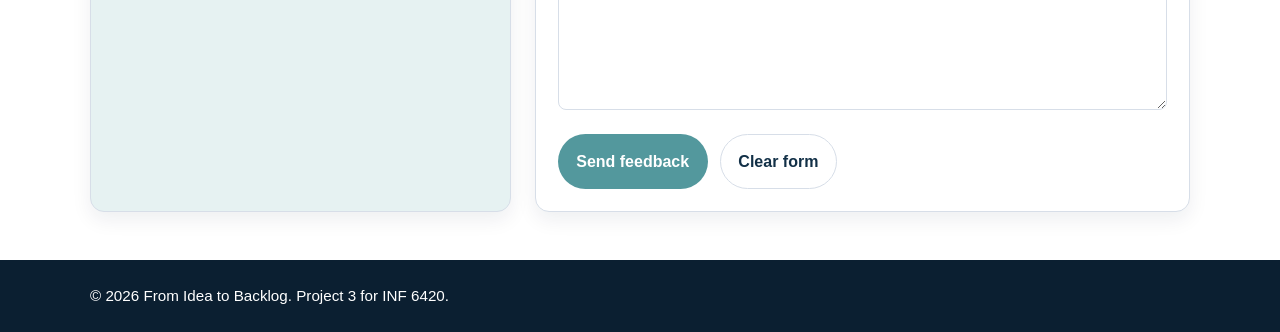
<file: project3/feedback.html>
<!DOCTYPE html>
<html lang="en">

<head>
    <meta charset="UTF-8">
    <meta name="viewport" content="width=device-width, initial-scale=1.0">
    <title>Feedback | From Idea to Backlog</title>
    <link rel="stylesheet" href="css/style.css">
</head>

<body>
    <header class="site-header">
        <div class="container">
            <p class="eyebrow">Product Owner Practice Guide</p>
            <h1>Feedback and Contact</h1>
            <p class="tagline">
                Share a backlog challenge, ask a question, or request guidance on turning
                a business idea into a clear item for an IT team.
            </p>

            <nav class="site-nav" aria-label="Main navigation">
                <a href="index.html">Guide</a>
                <a href="resources.html">Resources</a>
                <a href="feedback.html" class="current-page" aria-current="page">Feedback</a>
            </nav>
        </div>
    </header>

    <main>
        <section class="intro-section">
            <div class="container">
                <h2>Ask a Product Owner question</h2>
                <p>
                    Use this form to describe a request, backlog problem, refinement issue,
                    or prioritization question. The goal is to collect enough context to
                    understand the problem before suggesting the next step.
                </p>
                <p>
                    Required fields are marked in the form. The browser will check that the
                    required fields are completed before the form can be submitted.
                </p>
            </div>
        </section>

        <section class="section" id="feedback-form">
            <div class="container feedback-layout">
                <div class="contact-card">
                    <h2>Before you send feedback</h2>
                    <p>
                        A useful backlog question usually explains the user, the problem, the
                        expected value, and any constraint that affects the work.
                    </p>

                    <ul class="checklist">
                        <li>Who is affected by the request?</li>
                        <li>What problem needs to be solved?</li>
                        <li>What outcome would make the work successful?</li>
                        <li>Are there deadlines, risks, or dependencies?</li>
                    </ul>
                </div>

                <form class="feedback-form" action="#" method="post">
                    <div class="form-field">
                        <label for="full-name">Full name <span class="required">*</span></label>
                        <input type="text" id="full-name" name="full_name" required>
                    </div>

                    <div class="form-field">
                        <label for="email">Email address <span class="required">*</span></label>
                        <input type="email" id="email" name="email" required>
                    </div>

                    <div class="form-field">
                        <label for="role">Your role <span class="required">*</span></label>
                        <select id="role" name="role" required>
                            <option value="">Choose one option</option>
                            <option value="product-owner">Product Owner</option>
                            <option value="business-stakeholder">Business stakeholder</option>
                            <option value="developer">Developer</option>
                            <option value="designer">Designer</option>
                            <option value="qa-tester">QA tester</option>
                            <option value="student">Student</option>
                            <option value="other">Other</option>
                        </select>
                    </div>

                    <div class="form-field">
                        <label for="topic">What do you need help with? <span class="required">*</span></label>
                        <select id="topic" name="topic" required>
                            <option value="">Choose one topic</option>
                            <option value="capturing-request">Capturing a business request</option>
                            <option value="writing-user-story">Writing a user story</option>
                            <option value="acceptance-criteria">Creating acceptance criteria</option>
                            <option value="prioritization">Prioritizing backlog items</option>
                            <option value="refinement">Preparing for backlog refinement</option>
                            <option value="other">Other</option>
                        </select>
                    </div>

                    <fieldset class="form-field">
                        <legend>How familiar are you with backlog work?</legend>

                        <div class="choice-group">
                            <div class="choice-item">
                                <input type="radio" id="beginner" name="experience_level" value="beginner">
                                <label for="beginner">Beginner</label>
                            </div>

                            <div class="choice-item">
                                <input type="radio" id="intermediate" name="experience_level" value="intermediate">
                                <label for="intermediate">Intermediate</label>
                            </div>

                            <div class="choice-item">
                                <input type="radio" id="advanced" name="experience_level" value="advanced">
                                <label for="advanced">Advanced</label>
                            </div>
                        </div>
                    </fieldset>

                    <fieldset class="form-field">
                        <legend>Which areas are you interested in?</legend>

                        <div class="choice-group">
                            <div class="choice-item">
                                <input type="checkbox" id="stories" name="interests" value="user-stories">
                                <label for="stories">User stories</label>
                            </div>

                            <div class="choice-item">
                                <input type="checkbox" id="criteria" name="interests" value="acceptance-criteria">
                                <label for="criteria">Acceptance criteria</label>
                            </div>

                            <div class="choice-item">
                                <input type="checkbox" id="tools" name="interests" value="tools">
                                <label for="tools">Backlog tools</label>
                            </div>

                            <div class="choice-item">
                                <input type="checkbox" id="priorities" name="interests" value="prioritization">
                                <label for="priorities">Prioritization</label>
                            </div>
                        </div>
                    </fieldset>

                    <div class="form-field">
                        <label for="message">Message <span class="required">*</span></label>
                        <textarea id="message" name="message" rows="7" required></textarea>
                    </div>

                    <div class="form-actions">
                        <button type="submit">Send feedback</button>
                        <button type="reset">Clear form</button>
                    </div>
                </form>
            </div>
        </section>
    </main>

    <footer class="site-footer">
        <div class="container">
            <p>&copy; 2026 From Idea to Backlog. Project 3 for INF 6420.</p>
        </div>
    </footer>
</body>

</html>
</file>
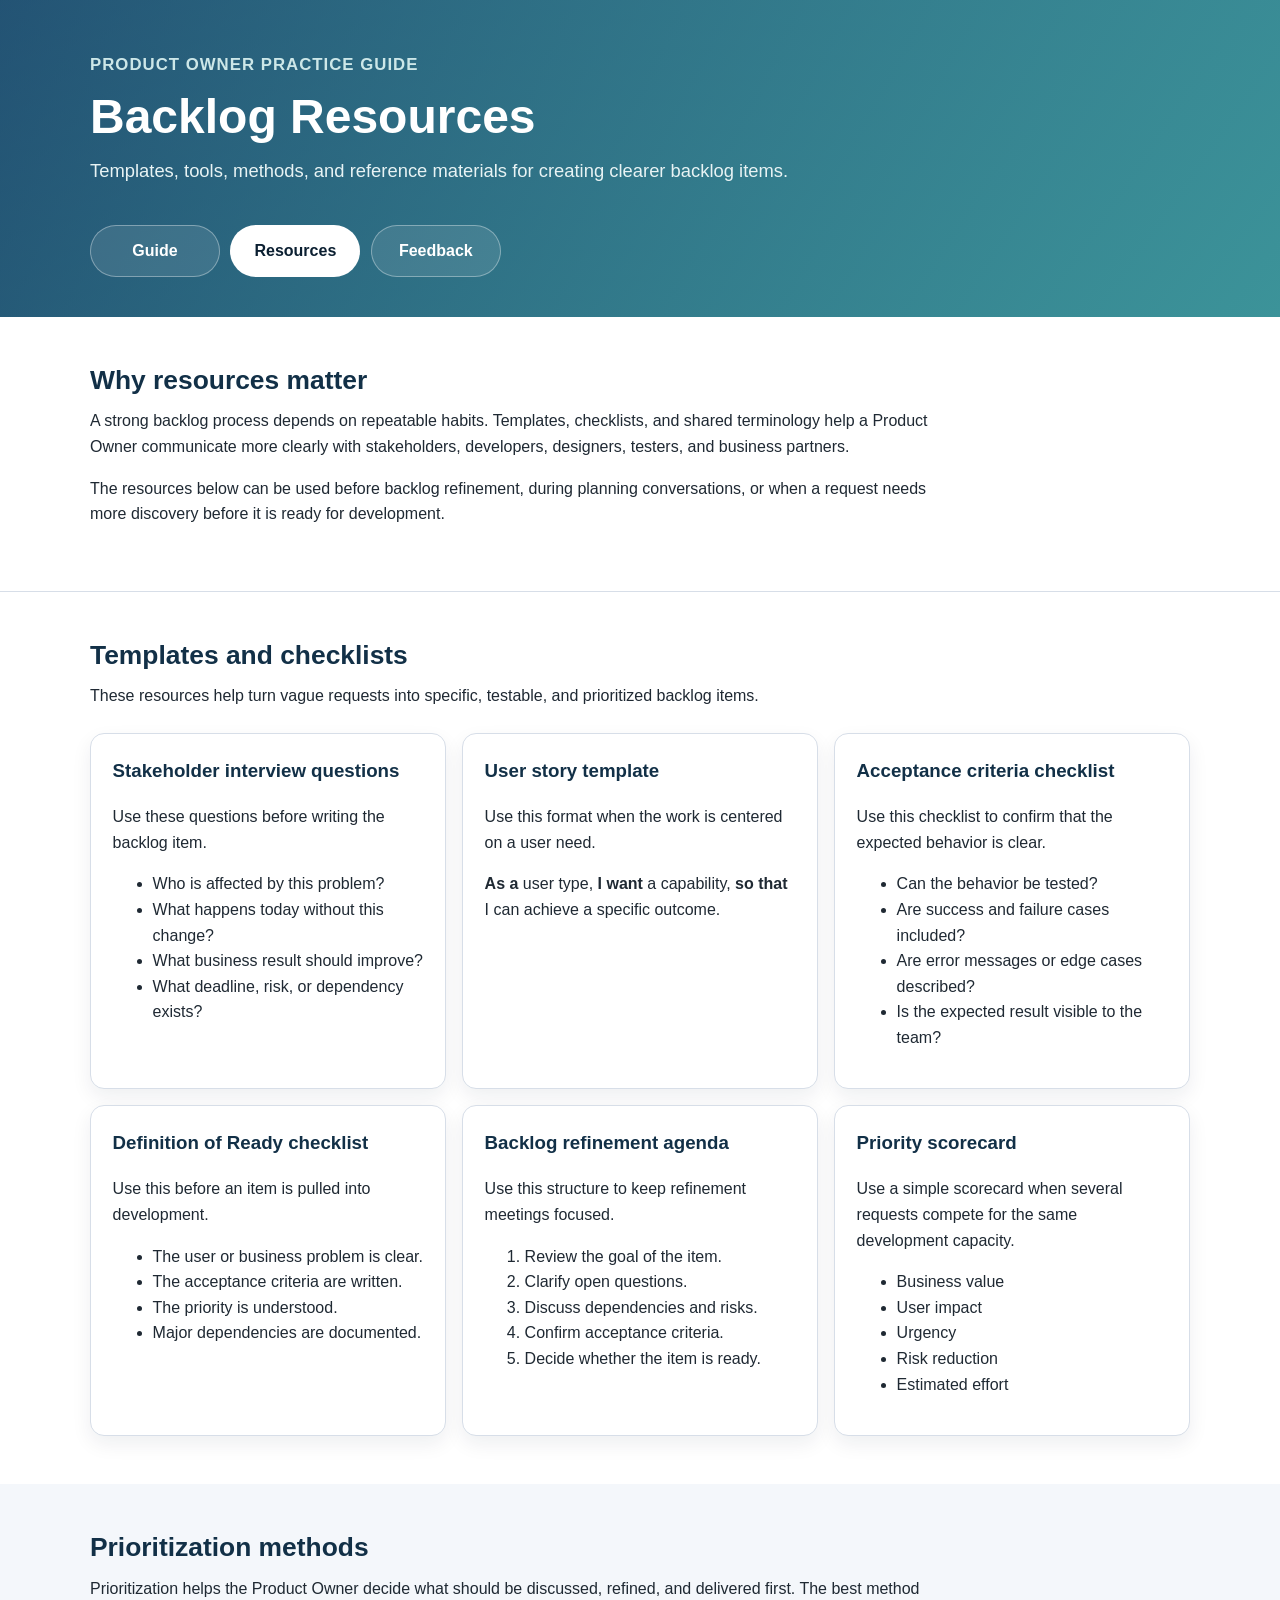
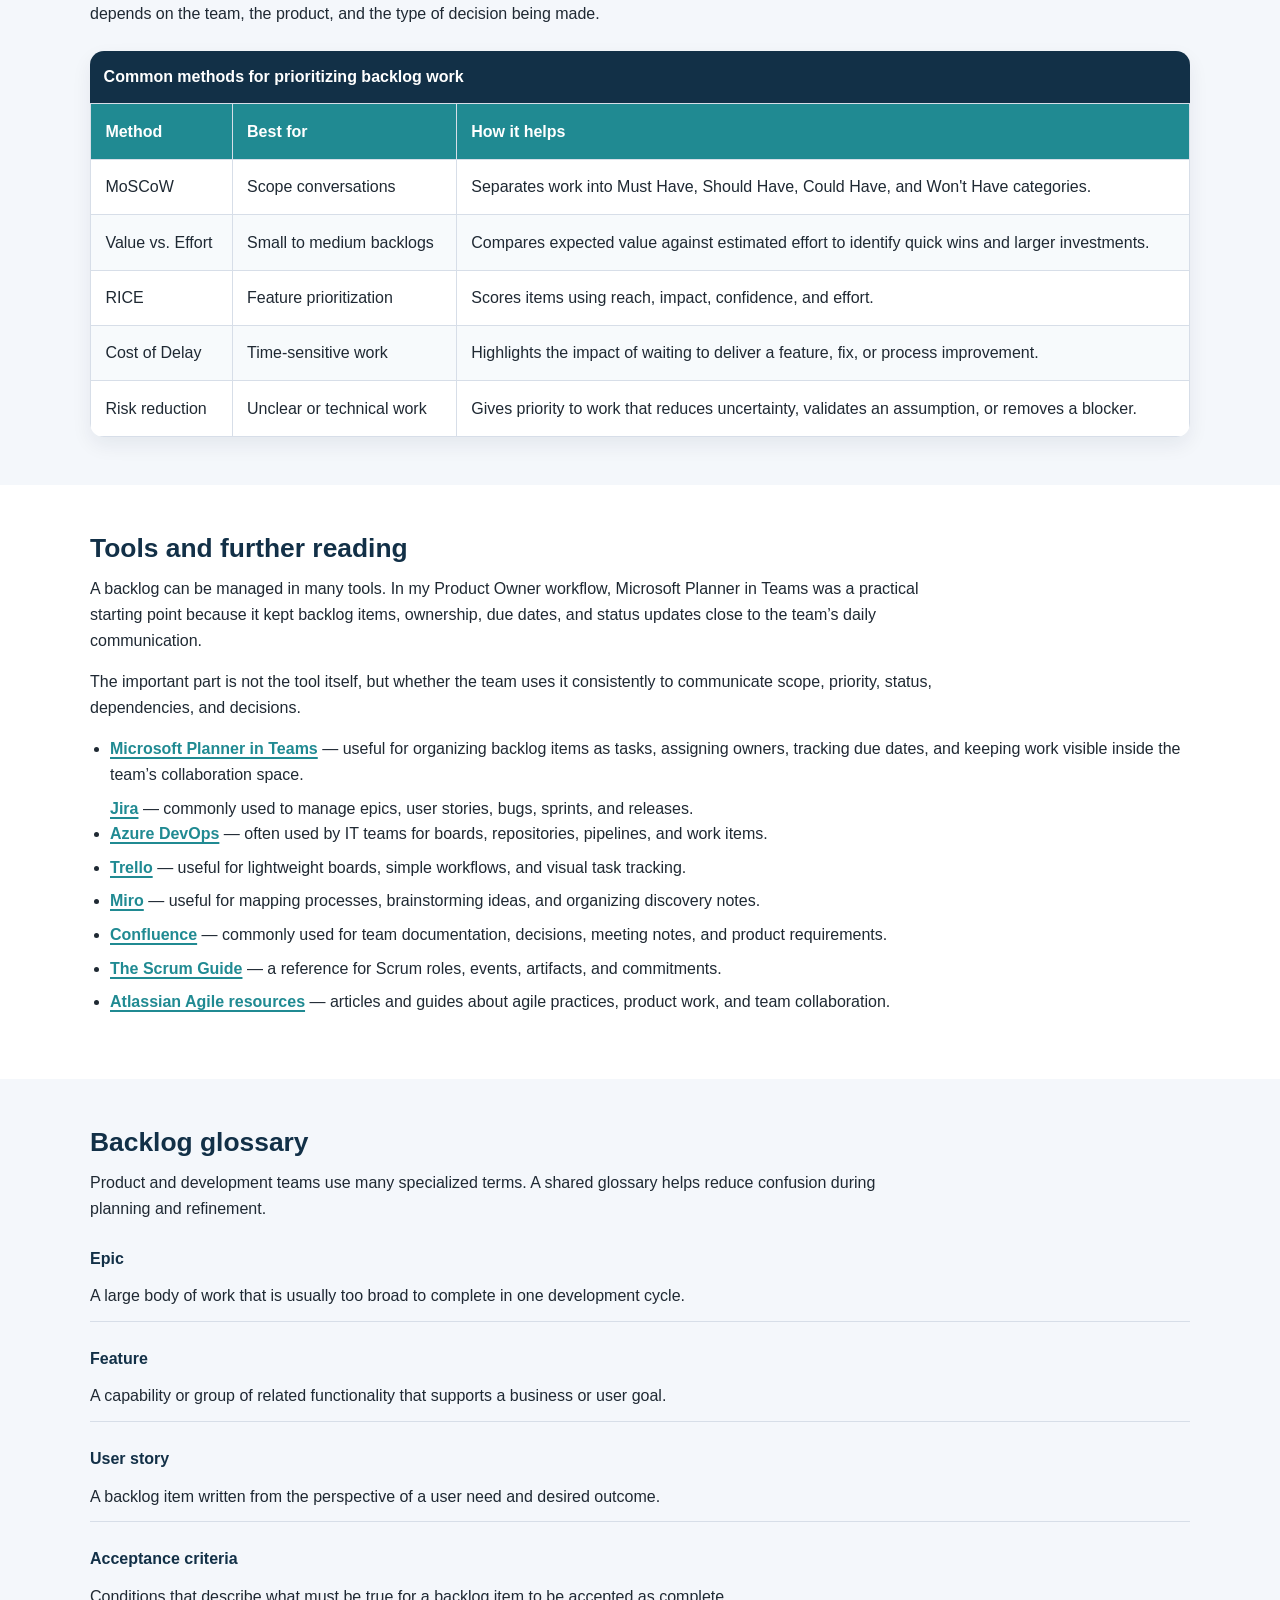
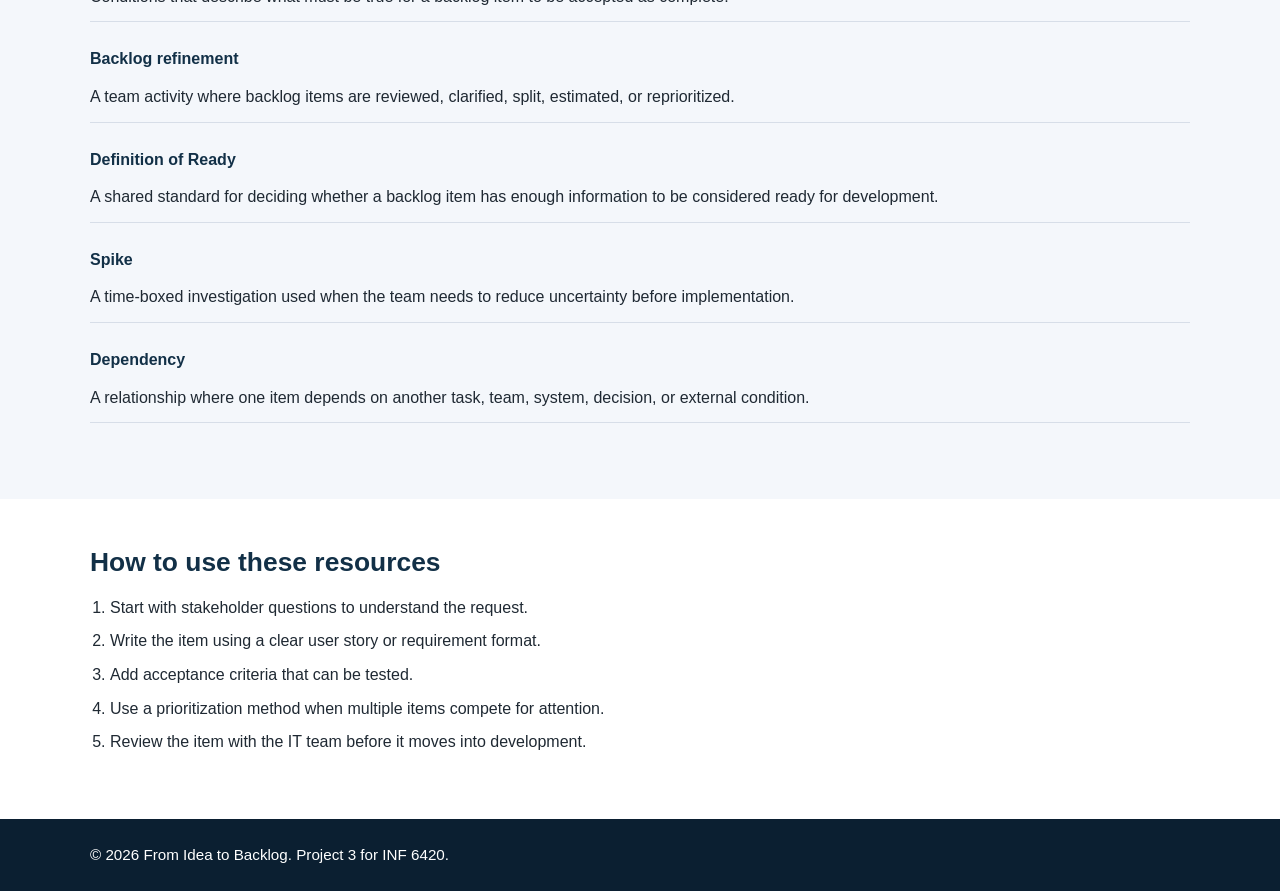
<file: project3/resources.html>
<!DOCTYPE html>
<html lang="en">

<head>
    <meta charset="UTF-8">
    <meta name="viewport" content="width=device-width, initial-scale=1.0">
    <title>Resources | From Idea to Backlog</title>
    <link rel="stylesheet" href="css/style.css">
</head>

<body>
    <header class="site-header">
        <div class="container">
            <p class="eyebrow">Product Owner Practice Guide</p>
            <h1>Backlog Resources</h1>
            <p class="tagline">
                Templates, tools, methods, and reference materials for creating clearer
                backlog items.
            </p>

            <nav class="site-nav" aria-label="Main navigation">
                <a href="index.html">Guide</a>
                <a href="resources.html" class="current-page" aria-current="page">Resources</a>
                <a href="feedback.html">Feedback</a>
            </nav>
        </div>
    </header>

    <main>
        <section class="intro-section">
            <div class="container">
                <h2>Why resources matter</h2>
                <p>
                    A strong backlog process depends on repeatable habits. Templates,
                    checklists, and shared terminology help a Product Owner communicate
                    more clearly with stakeholders, developers, designers, testers, and
                    business partners.
                </p>
                <p>
                    The resources below can be used before backlog refinement, during
                    planning conversations, or when a request needs more discovery before it
                    is ready for development.
                </p>
            </div>
        </section>

        <section class="section" id="templates">
            <div class="container">
                <h2>Templates and checklists</h2>
                <p>
                    These resources help turn vague requests into specific, testable, and
                    prioritized backlog items.
                </p>

                <div class="resource-grid">
                    <article class="resource-card">
                        <h3>Stakeholder interview questions</h3>
                        <p>
                            Use these questions before writing the backlog item.
                        </p>
                        <ul>
                            <li>Who is affected by this problem?</li>
                            <li>What happens today without this change?</li>
                            <li>What business result should improve?</li>
                            <li>What deadline, risk, or dependency exists?</li>
                        </ul>
                    </article>

                    <article class="resource-card">
                        <h3>User story template</h3>
                        <p>
                            Use this format when the work is centered on a user need.
                        </p>
                        <p>
                            <strong>As a</strong> user type, <strong>I want</strong> a capability,
                            <strong>so that</strong> I can achieve a specific outcome.
                        </p>
                    </article>

                    <article class="resource-card">
                        <h3>Acceptance criteria checklist</h3>
                        <p>
                            Use this checklist to confirm that the expected behavior is clear.
                        </p>
                        <ul>
                            <li>Can the behavior be tested?</li>
                            <li>Are success and failure cases included?</li>
                            <li>Are error messages or edge cases described?</li>
                            <li>Is the expected result visible to the team?</li>
                        </ul>
                    </article>

                    <article class="resource-card">
                        <h3>Definition of Ready checklist</h3>
                        <p>
                            Use this before an item is pulled into development.
                        </p>
                        <ul>
                            <li>The user or business problem is clear.</li>
                            <li>The acceptance criteria are written.</li>
                            <li>The priority is understood.</li>
                            <li>Major dependencies are documented.</li>
                        </ul>
                    </article>

                    <article class="resource-card">
                        <h3>Backlog refinement agenda</h3>
                        <p>
                            Use this structure to keep refinement meetings focused.
                        </p>
                        <ol>
                            <li>Review the goal of the item.</li>
                            <li>Clarify open questions.</li>
                            <li>Discuss dependencies and risks.</li>
                            <li>Confirm acceptance criteria.</li>
                            <li>Decide whether the item is ready.</li>
                        </ol>
                    </article>

                    <article class="resource-card">
                        <h3>Priority scorecard</h3>
                        <p>
                            Use a simple scorecard when several requests compete for the same
                            development capacity.
                        </p>
                        <ul>
                            <li>Business value</li>
                            <li>User impact</li>
                            <li>Urgency</li>
                            <li>Risk reduction</li>
                            <li>Estimated effort</li>
                        </ul>
                    </article>
                </div>
            </div>
        </section>

        <section class="section" id="methods">
            <div class="container">
                <h2>Prioritization methods</h2>
                <p>
                    Prioritization helps the Product Owner decide what should be discussed,
                    refined, and delivered first. The best method depends on the team, the
                    product, and the type of decision being made.
                </p>

                <div class="table-wrapper">
                    <table class="method-table">
                        <caption>Common methods for prioritizing backlog work</caption>
                        <thead>
                            <tr>
                                <th scope="col">Method</th>
                                <th scope="col">Best for</th>
                                <th scope="col">How it helps</th>
                            </tr>
                        </thead>
                        <tbody>
                            <tr>
                                <td>MoSCoW</td>
                                <td>Scope conversations</td>
                                <td>
                                    Separates work into Must Have, Should Have, Could Have, and
                                    Won't Have categories.
                                </td>
                            </tr>
                            <tr>
                                <td>Value vs. Effort</td>
                                <td>Small to medium backlogs</td>
                                <td>
                                    Compares expected value against estimated effort to identify
                                    quick wins and larger investments.
                                </td>
                            </tr>
                            <tr>
                                <td>RICE</td>
                                <td>Feature prioritization</td>
                                <td>
                                    Scores items using reach, impact, confidence, and effort.
                                </td>
                            </tr>
                            <tr>
                                <td>Cost of Delay</td>
                                <td>Time-sensitive work</td>
                                <td>
                                    Highlights the impact of waiting to deliver a feature, fix, or
                                    process improvement.
                                </td>
                            </tr>
                            <tr>
                                <td>Risk reduction</td>
                                <td>Unclear or technical work</td>
                                <td>
                                    Gives priority to work that reduces uncertainty, validates an
                                    assumption, or removes a blocker.
                                </td>
                            </tr>
                        </tbody>
                    </table>
                </div>
            </div>
        </section>

        <section class="section" id="tools">
            <div class="container">
                <h2>Tools and further reading</h2>
                <p>
                    A backlog can be managed in many tools. In my Product Owner workflow,
                    Microsoft Planner in Teams was a practical starting point because it kept
                    backlog items, ownership, due dates, and status updates close to the team’s
                    daily communication.
                </p>
                <p>
                    The important part is not the tool itself, but whether the team uses it
                    consistently to communicate scope, priority, status, dependencies, and
                    decisions.
                </p>

                <ul class="tool-list">
                    <li>
                        <a href="https://support.microsoft.com/en-us/planner/teams/getting-started-with-planner-in-teams"
                            target="_blank" rel="noopener noreferrer">Microsoft Planner in Teams</a>
                        — useful for organizing backlog items as tasks, assigning owners, tracking due dates,
                        and keeping work visible inside the team’s collaboration space.
                    </li>
                    <a href="https://www.atlassian.com/software/jira" target="_blank" rel="noopener noreferrer">Jira</a>
                    — commonly used to manage epics, user stories, bugs, sprints, and releases.
                    </li>
                    <li>
                        <a href="https://azure.microsoft.com/en-us/products/devops" target="_blank"
                            rel="noopener noreferrer">Azure DevOps</a>
                        — often used by IT teams for boards, repositories, pipelines, and work items.
                    </li>
                    <li>
                        <a href="https://trello.com/" target="_blank" rel="noopener noreferrer">Trello</a>
                        — useful for lightweight boards, simple workflows, and visual task tracking.
                    </li>
                    <li>
                        <a href="https://miro.com/" target="_blank" rel="noopener noreferrer">Miro</a>
                        — useful for mapping processes, brainstorming ideas, and organizing discovery notes.
                    </li>
                    <li>
                        <a href="https://www.atlassian.com/software/confluence" target="_blank"
                            rel="noopener noreferrer">Confluence</a>
                        — commonly used for team documentation, decisions, meeting notes, and product requirements.
                    </li>
                    <li>
                        <a href="https://scrumguides.org/" target="_blank" rel="noopener noreferrer">The Scrum Guide</a>
                        — a reference for Scrum roles, events, artifacts, and commitments.
                    </li>
                    <li>
                        <a href="https://www.atlassian.com/agile" target="_blank" rel="noopener noreferrer">Atlassian
                            Agile resources</a>
                        — articles and guides about agile practices, product work, and team collaboration.
                    </li>
                </ul>
            </div>
        </section>

        <section class="section" id="glossary">
            <div class="container">
                <h2>Backlog glossary</h2>
                <p>
                    Product and development teams use many specialized terms. A shared
                    glossary helps reduce confusion during planning and refinement.
                </p>

                <dl class="glossary-list">
                    <dt>Epic</dt>
                    <dd>
                        A large body of work that is usually too broad to complete in one
                        development cycle.
                    </dd>

                    <dt>Feature</dt>
                    <dd>
                        A capability or group of related functionality that supports a business
                        or user goal.
                    </dd>

                    <dt>User story</dt>
                    <dd>
                        A backlog item written from the perspective of a user need and desired
                        outcome.
                    </dd>

                    <dt>Acceptance criteria</dt>
                    <dd>
                        Conditions that describe what must be true for a backlog item to be
                        accepted as complete.
                    </dd>

                    <dt>Backlog refinement</dt>
                    <dd>
                        A team activity where backlog items are reviewed, clarified, split,
                        estimated, or reprioritized.
                    </dd>

                    <dt>Definition of Ready</dt>
                    <dd>
                        A shared standard for deciding whether a backlog item has enough
                        information to be considered ready for development.
                    </dd>

                    <dt>Spike</dt>
                    <dd>
                        A time-boxed investigation used when the team needs to reduce
                        uncertainty before implementation.
                    </dd>

                    <dt>Dependency</dt>
                    <dd>
                        A relationship where one item depends on another task, team, system,
                        decision, or external condition.
                    </dd>
                </dl>
            </div>
        </section>

        <section class="section" id="using-resources">
            <div class="container">
                <h2>How to use these resources</h2>
                <ol class="numbered-list">
                    <li>Start with stakeholder questions to understand the request.</li>
                    <li>Write the item using a clear user story or requirement format.</li>
                    <li>Add acceptance criteria that can be tested.</li>
                    <li>Use a prioritization method when multiple items compete for attention.</li>
                    <li>Review the item with the IT team before it moves into development.</li>
                </ol>
            </div>
        </section>
    </main>

    <footer class="site-footer">
        <div class="container">
            <p>&copy; 2026 From Idea to Backlog. Project 3 for INF 6420.</p>
        </div>
    </footer>
</body>

</html>
</file>
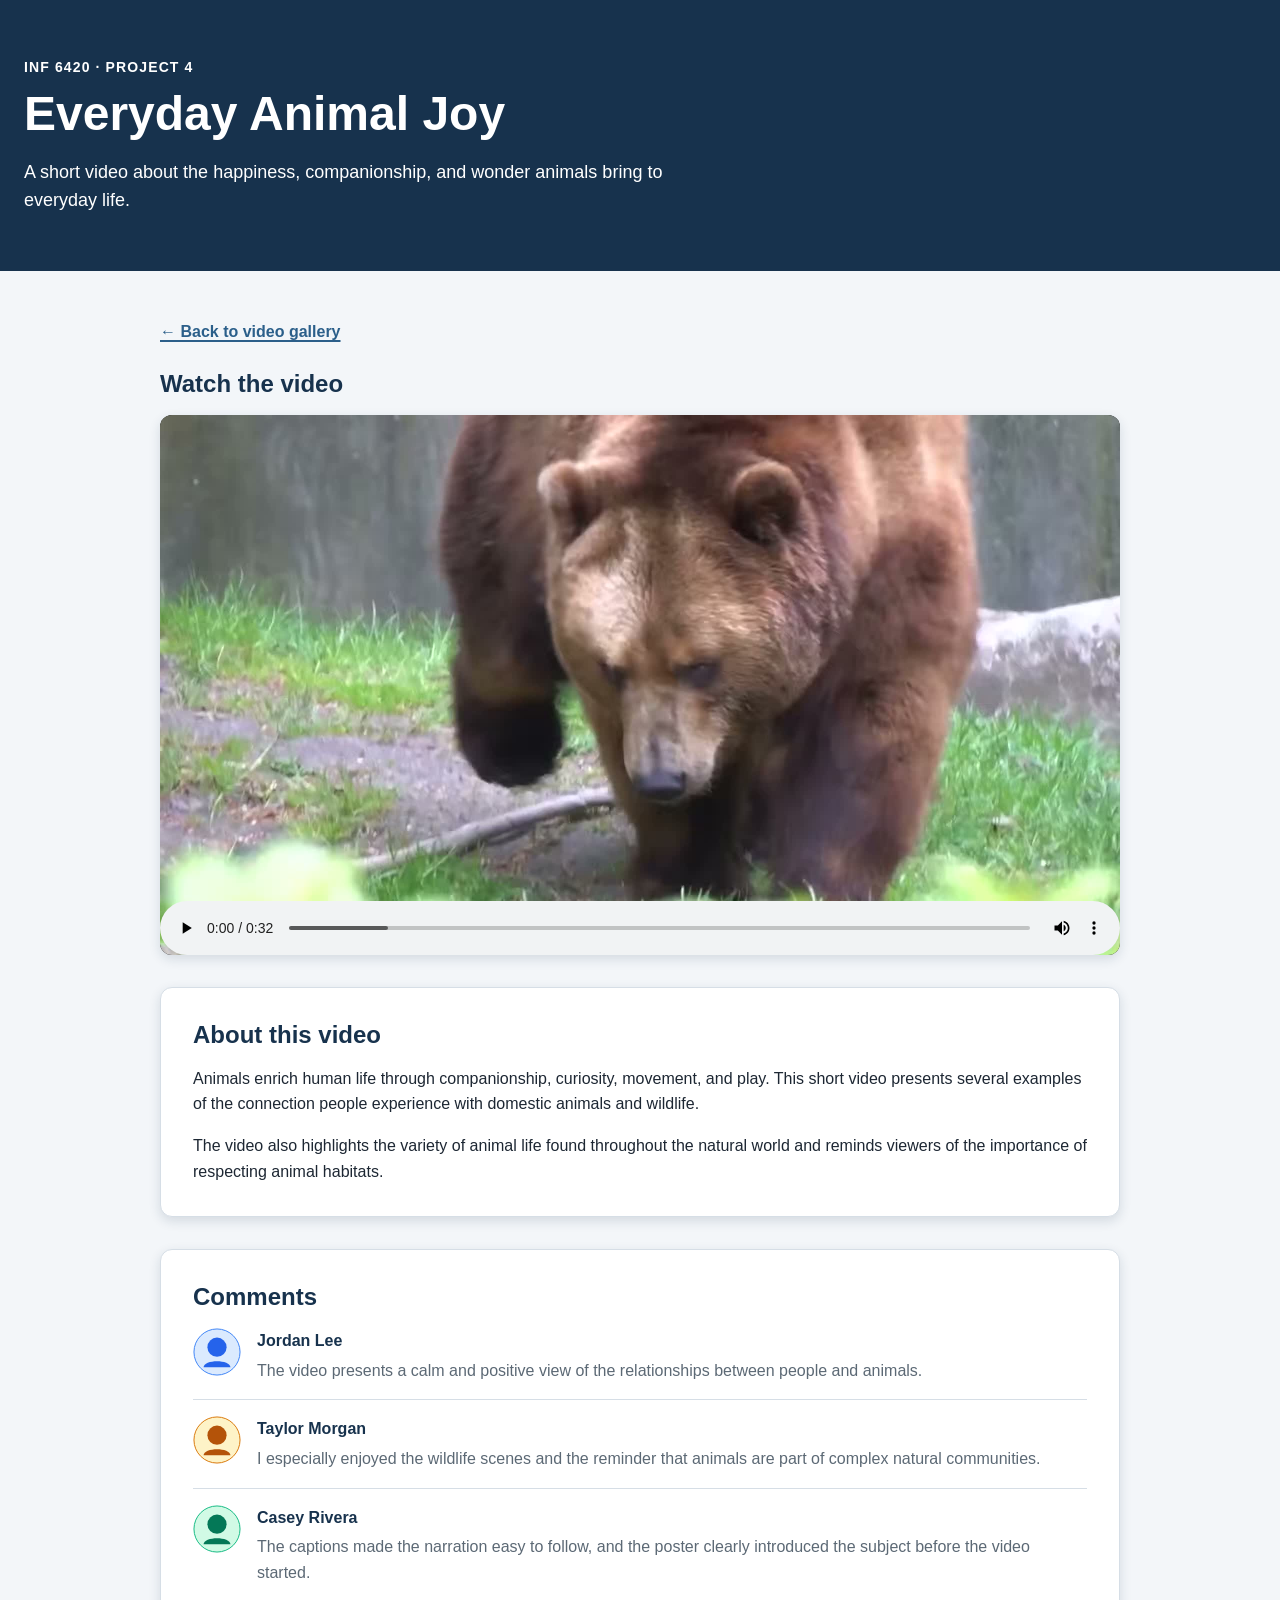
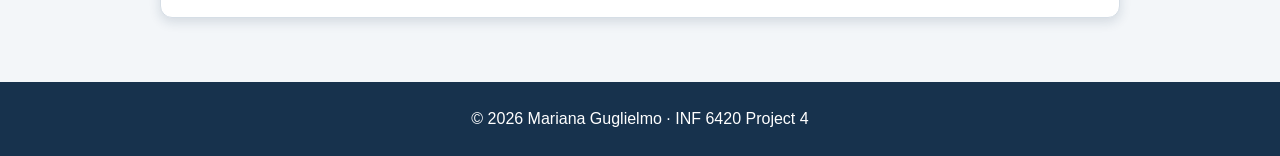
<file: responsive-video/video-1.html>
<!DOCTYPE html>
<html lang="en">

<head>
    <meta charset="UTF-8">
    <meta name="viewport" content="width=device-width, initial-scale=1.0">

    <title>Everyday Animal Joy | Animal Video Gallery</title>

    <link rel="stylesheet" href="css/styles.css">
</head>

<body>
    <a class="skip-link" href="#main-content">Skip to main content</a>

    <header class="site-header">
        <div class="container">
            <p class="eyebrow">INF 6420 · Project 4</p>

            <h1>Everyday Animal Joy</h1>

            <p class="tagline">
                A short video about the happiness, companionship,
                and wonder animals bring to everyday life.
            </p>
        </div>
    </header>

    <main id="main-content" class="site-main">
        <div class="container video-page">
            <a class="back-link" href="index.html">
                &larr; Back to video gallery
            </a>

            <section class="player-section" aria-labelledby="watch-heading">
                <h2 id="watch-heading">Watch the video</h2>

                <video class="video-player" controls preload="metadata" poster="assets/images/video-1-frame1.jpg">

                    <source src="assets/videos/video-1.mp4" type="video/mp4">

                    <track src="assets/captions/video-1.vtt" kind="captions" srclang="en" label="English" default>

                    <p>
                        Your browser does not support HTML5 video.
                        <a href="assets/videos/video-1.mp4">
                            Open the video file directly.
                        </a>
                    </p>
                </video>
            </section>

            <section class="video-description" aria-labelledby="about-heading">

                <h2 id="about-heading">About this video</h2>

                <p>
                    Animals enrich human life through companionship,
                    curiosity, movement, and play. This short video presents
                    several examples of the connection people experience
                    with domestic animals and wildlife.
                </p>

                <p>
                    The video also highlights the variety of animal life
                    found throughout the natural world and reminds viewers
                    of the importance of respecting animal habitats.
                </p>
            </section>

            <section class="comments-section" aria-labelledby="comments-heading">

                <h2 id="comments-heading">Comments</h2>

                <div class="comments-list">
                    <article class="comment">
                        <img class="comment-avatar" src="assets/images/avatar-1.svg" alt="">

                        <div class="comment-body">
                            <h3>Jordan Lee</h3>

                            <p>
                                The video presents a calm and positive view
                                of the relationships between people and animals.
                            </p>
                        </div>
                    </article>

                    <article class="comment">
                        <img class="comment-avatar" src="assets/images/avatar-2.svg" alt="">

                        <div class="comment-body">
                            <h3>Taylor Morgan</h3>

                            <p>
                                I especially enjoyed the wildlife scenes and
                                the reminder that animals are part of complex
                                natural communities.
                            </p>
                        </div>
                    </article>

                    <article class="comment">
                        <img class="comment-avatar" src="assets/images/avatar-3.svg" alt="">

                        <div class="comment-body">
                            <h3>Casey Rivera</h3>

                            <p>
                                The captions made the narration easy to follow,
                                and the poster clearly introduced the subject
                                before the video started.
                            </p>
                        </div>
                    </article>
                </div>
            </section>
        </div>
    </main>

    <footer class="site-footer">
        <div class="container">
            <p>&copy; 2026 Mariana Guglielmo · INF 6420 Project 4</p>
        </div>
    </footer>
</body>

</html>
</file>
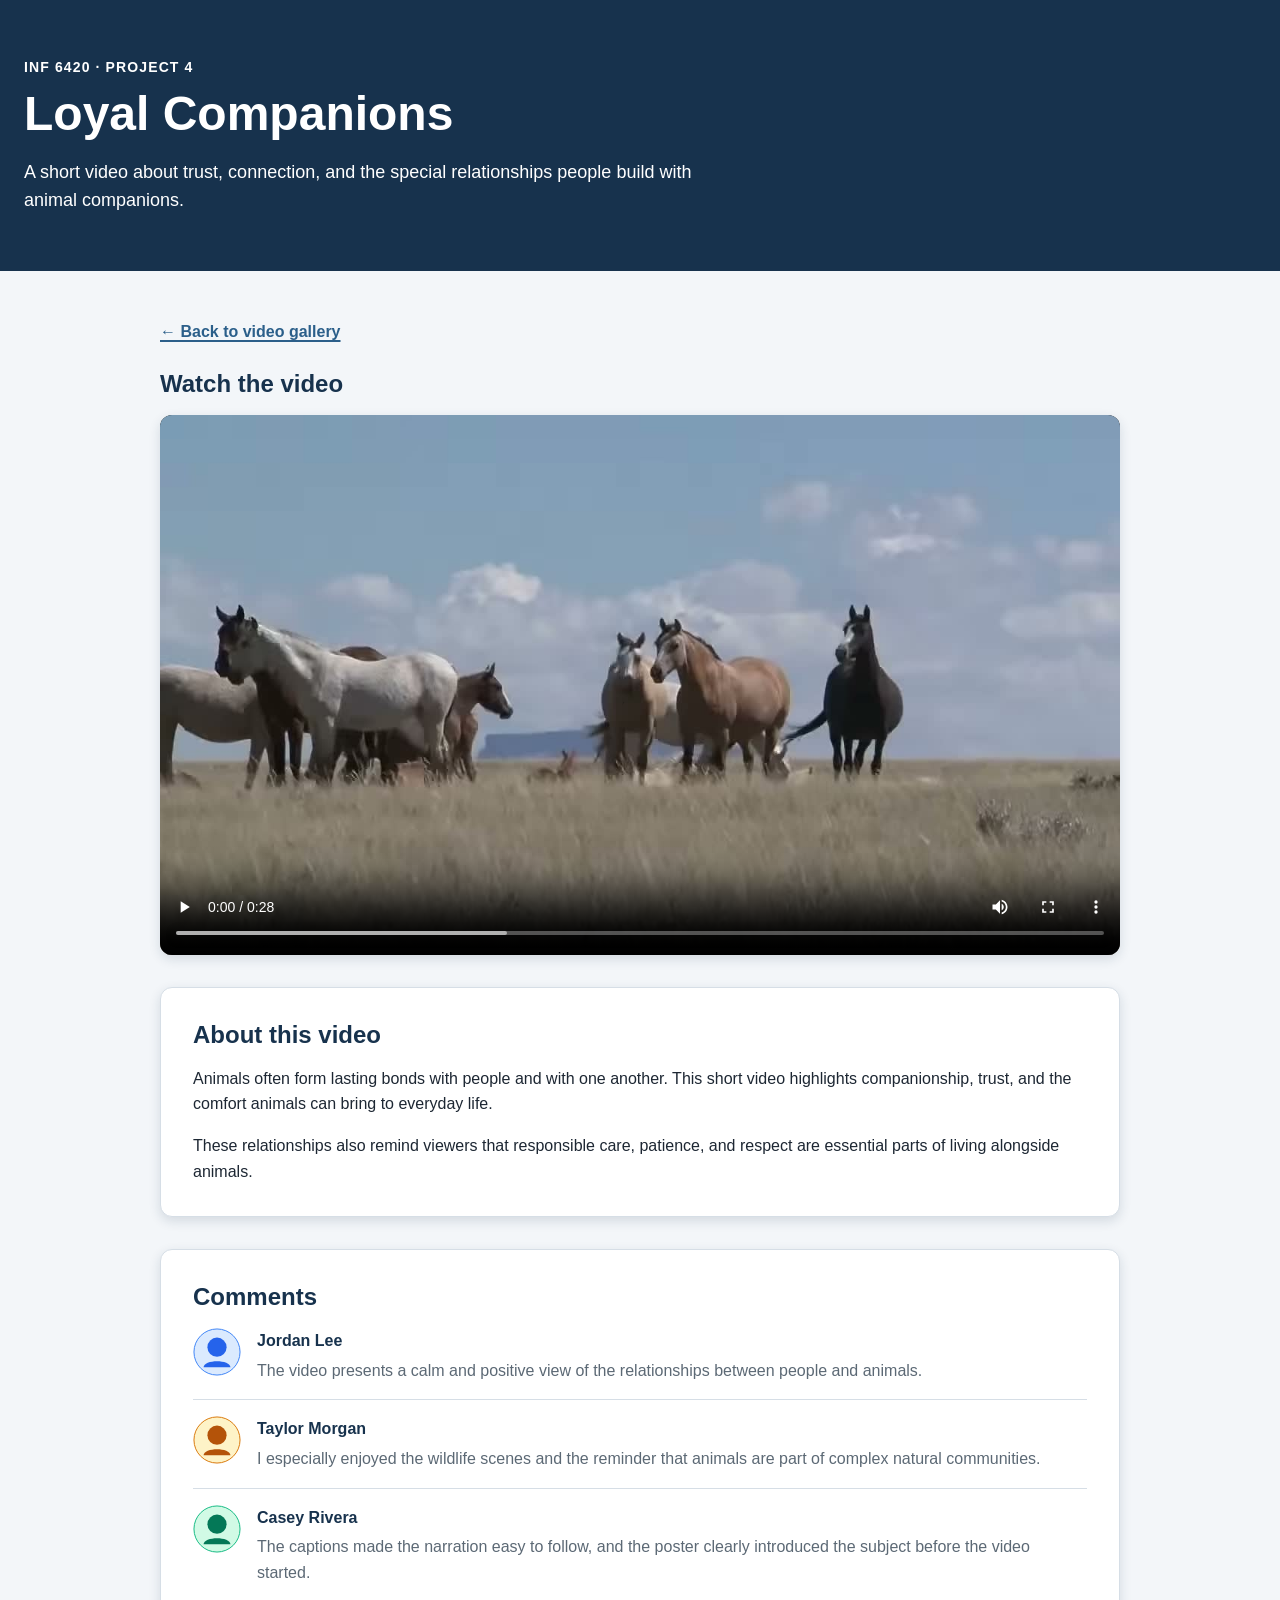
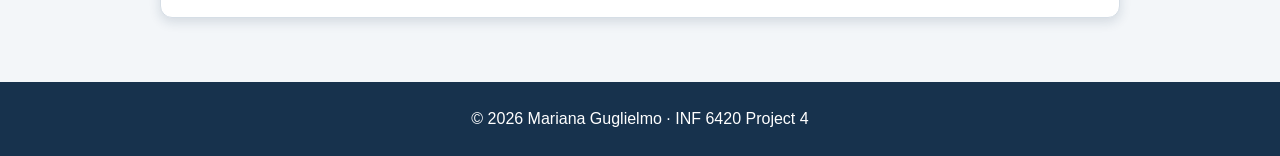
<file: responsive-video/video-2.html>
<!DOCTYPE html>
<html lang="en">

<head>
    <meta charset="UTF-8">
    <meta name="viewport" content="width=device-width, initial-scale=1.0">

    <title>Loyal Companions | Animal Video Gallery</title>

    <link rel="stylesheet" href="css/styles.css">
</head>

<body>
    <a class="skip-link" href="#main-content">Skip to main content</a>

    <header class="site-header">
        <div class="container">
            <p class="eyebrow">INF 6420 · Project 4</p>

            <h1>Loyal Companions</h1>

            <p class="tagline">
                A short video about trust, connection, and the special
                relationships people build with animal companions.
            </p>
        </div>
    </header>

    <main id="main-content" class="site-main">
        <div class="container video-page">
            <a class="back-link" href="index.html">
                &larr; Back to video gallery
            </a>

            <section class="player-section" aria-labelledby="watch-heading">
                <h2 id="watch-heading">Watch the video</h2>

                <video class="video-player" controls preload="metadata" poster="assets/images/video-2-frame1.jpg">

                    <source src="assets/videos/video-2.mp4">

                    <track src="assets/captions/video-2.vtt" kind="captions" srclang="en" label="English" default>

                    <p>
                        Your browser does not support HTML5 video.
                        <a href="assets/videos/video-2.mp4">
                            Open the video file directly.
                        </a>
                    </p>
                </video>
            </section>

            <section class="video-description" aria-labelledby="about-heading">

                <h2 id="about-heading">About this video</h2>

                <p>
                    Animals often form lasting bonds with people and with one
                    another. This short video highlights companionship, trust,
                    and the comfort animals can bring to everyday life.
                </p>

                <p>
                    These relationships also remind viewers that responsible care,
                    patience, and respect are essential parts of living alongside
                    animals.
                </p>
            </section>

            <section class="comments-section" aria-labelledby="comments-heading">

                <h2 id="comments-heading">Comments</h2>

                <div class="comments-list">
                    <article class="comment">
                        <img class="comment-avatar" src="assets/images/avatar-1.svg" alt="">

                        <div class="comment-body">
                            <h3>Jordan Lee</h3>

                            <p>
                                The video presents a calm and positive view
                                of the relationships between people and animals.
                            </p>
                        </div>
                    </article>

                    <article class="comment">
                        <img class="comment-avatar" src="assets/images/avatar-2.svg" alt="">

                        <div class="comment-body">
                            <h3>Taylor Morgan</h3>

                            <p>
                                I especially enjoyed the wildlife scenes and
                                the reminder that animals are part of complex
                                natural communities.
                            </p>
                        </div>
                    </article>

                    <article class="comment">
                        <img class="comment-avatar" src="assets/images/avatar-3.svg" alt="">

                        <div class="comment-body">
                            <h3>Casey Rivera</h3>

                            <p>
                                The captions made the narration easy to follow,
                                and the poster clearly introduced the subject
                                before the video started.
                            </p>
                        </div>
                    </article>
                </div>
            </section>
        </div>
    </main>

    <footer class="site-footer">
        <div class="container">
            <p>&copy; 2026 Mariana Guglielmo · INF 6420 Project 4</p>
        </div>
    </footer>
</body>

</html>
</file>
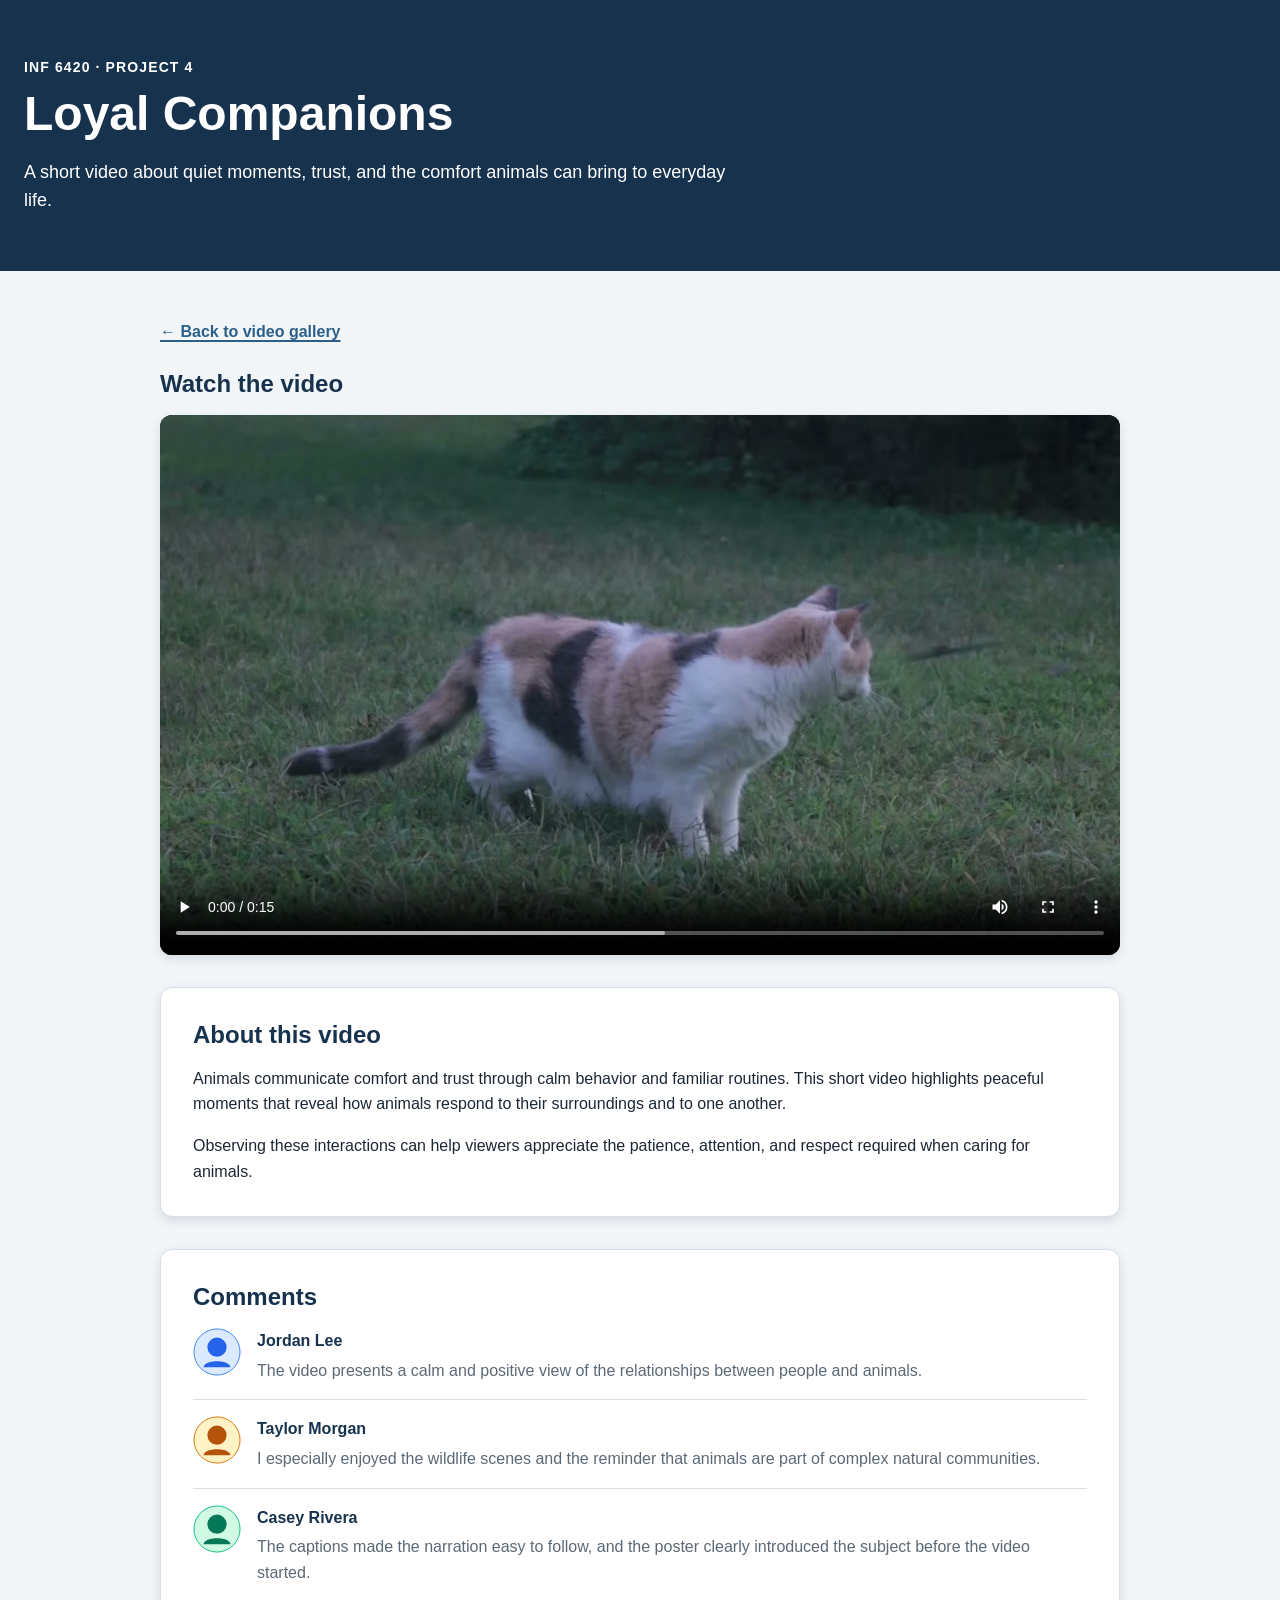
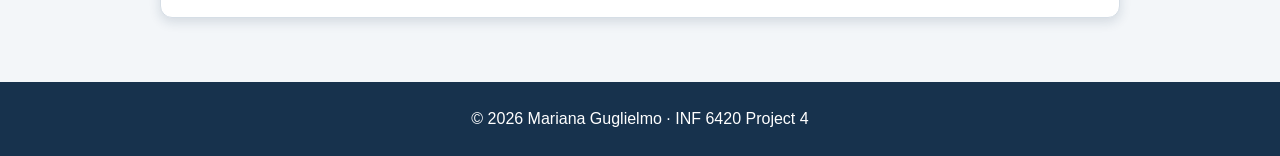
<file: responsive-video/video-3.html>
<!DOCTYPE html>
<html lang="en">

<head>
    <meta charset="UTF-8">
    <meta name="viewport" content="width=device-width, initial-scale=1.0">

    <title>Gentle Moments</title>

    <link rel="stylesheet" href="css/styles.css">
</head>

<body>
    <a class="skip-link" href="#main-content">Skip to main content</a>

    <header class="site-header">
        <div class="container">
            <p class="eyebrow">INF 6420 · Project 4</p>

            <h1>Loyal Companions</h1>

            <p class="tagline">
                A short video about quiet moments, trust, and the
                comfort animals can bring to everyday life.
            </p>
        </div>
    </header>

    <main id="main-content" class="site-main">
        <div class="container video-page">
            <a class="back-link" href="index.html">
                &larr; Back to video gallery
            </a>

            <section class="player-section" aria-labelledby="watch-heading">
                <h2 id="watch-heading">Watch the video</h2>

                <video class="video-player" controls preload="metadata" poster="assets/images/video-3-frame1.jpg">

                    <source src="assets/videos/video-3.mp4">

                    <track src="assets/captions/video-3.vtt" kind="captions" srclang="en" label="English" default>

                    <p>
                        Your browser does not support HTML5 video.
                        <a href="assets/videos/video-3.mp4">
                            Open the video file directly.
                        </a>
                    </p>
                </video>
            </section>

            <section class="video-description" aria-labelledby="about-heading">

                <h2 id="about-heading">About this video</h2>

                <p>
                    Animals communicate comfort and trust through calm behavior
                    and familiar routines. This short video highlights peaceful
                    moments that reveal how animals respond to their surroundings
                    and to one another.
                </p>

                <p>
                    Observing these interactions can help viewers appreciate the
                    patience, attention, and respect required when caring for
                    animals.
                </p>
            </section>

            <section class="comments-section" aria-labelledby="comments-heading">

                <h2 id="comments-heading">Comments</h2>

                <div class="comments-list">
                    <article class="comment">
                        <img class="comment-avatar" src="assets/images/avatar-1.svg" alt="">

                        <div class="comment-body">
                            <h3>Jordan Lee</h3>

                            <p>
                                The video presents a calm and positive view
                                of the relationships between people and animals.
                            </p>
                        </div>
                    </article>

                    <article class="comment">
                        <img class="comment-avatar" src="assets/images/avatar-2.svg" alt="">

                        <div class="comment-body">
                            <h3>Taylor Morgan</h3>

                            <p>
                                I especially enjoyed the wildlife scenes and
                                the reminder that animals are part of complex
                                natural communities.
                            </p>
                        </div>
                    </article>

                    <article class="comment">
                        <img class="comment-avatar" src="assets/images/avatar-3.svg" alt="">

                        <div class="comment-body">
                            <h3>Casey Rivera</h3>

                            <p>
                                The captions made the narration easy to follow,
                                and the poster clearly introduced the subject
                                before the video started.
                            </p>
                        </div>
                    </article>
                </div>
            </section>
        </div>
    </main>

    <footer class="site-footer">
        <div class="container">
            <p>&copy; 2026 Mariana Guglielmo · INF 6420 Project 4</p>
        </div>
    </footer>
</body>

</html>
</file>
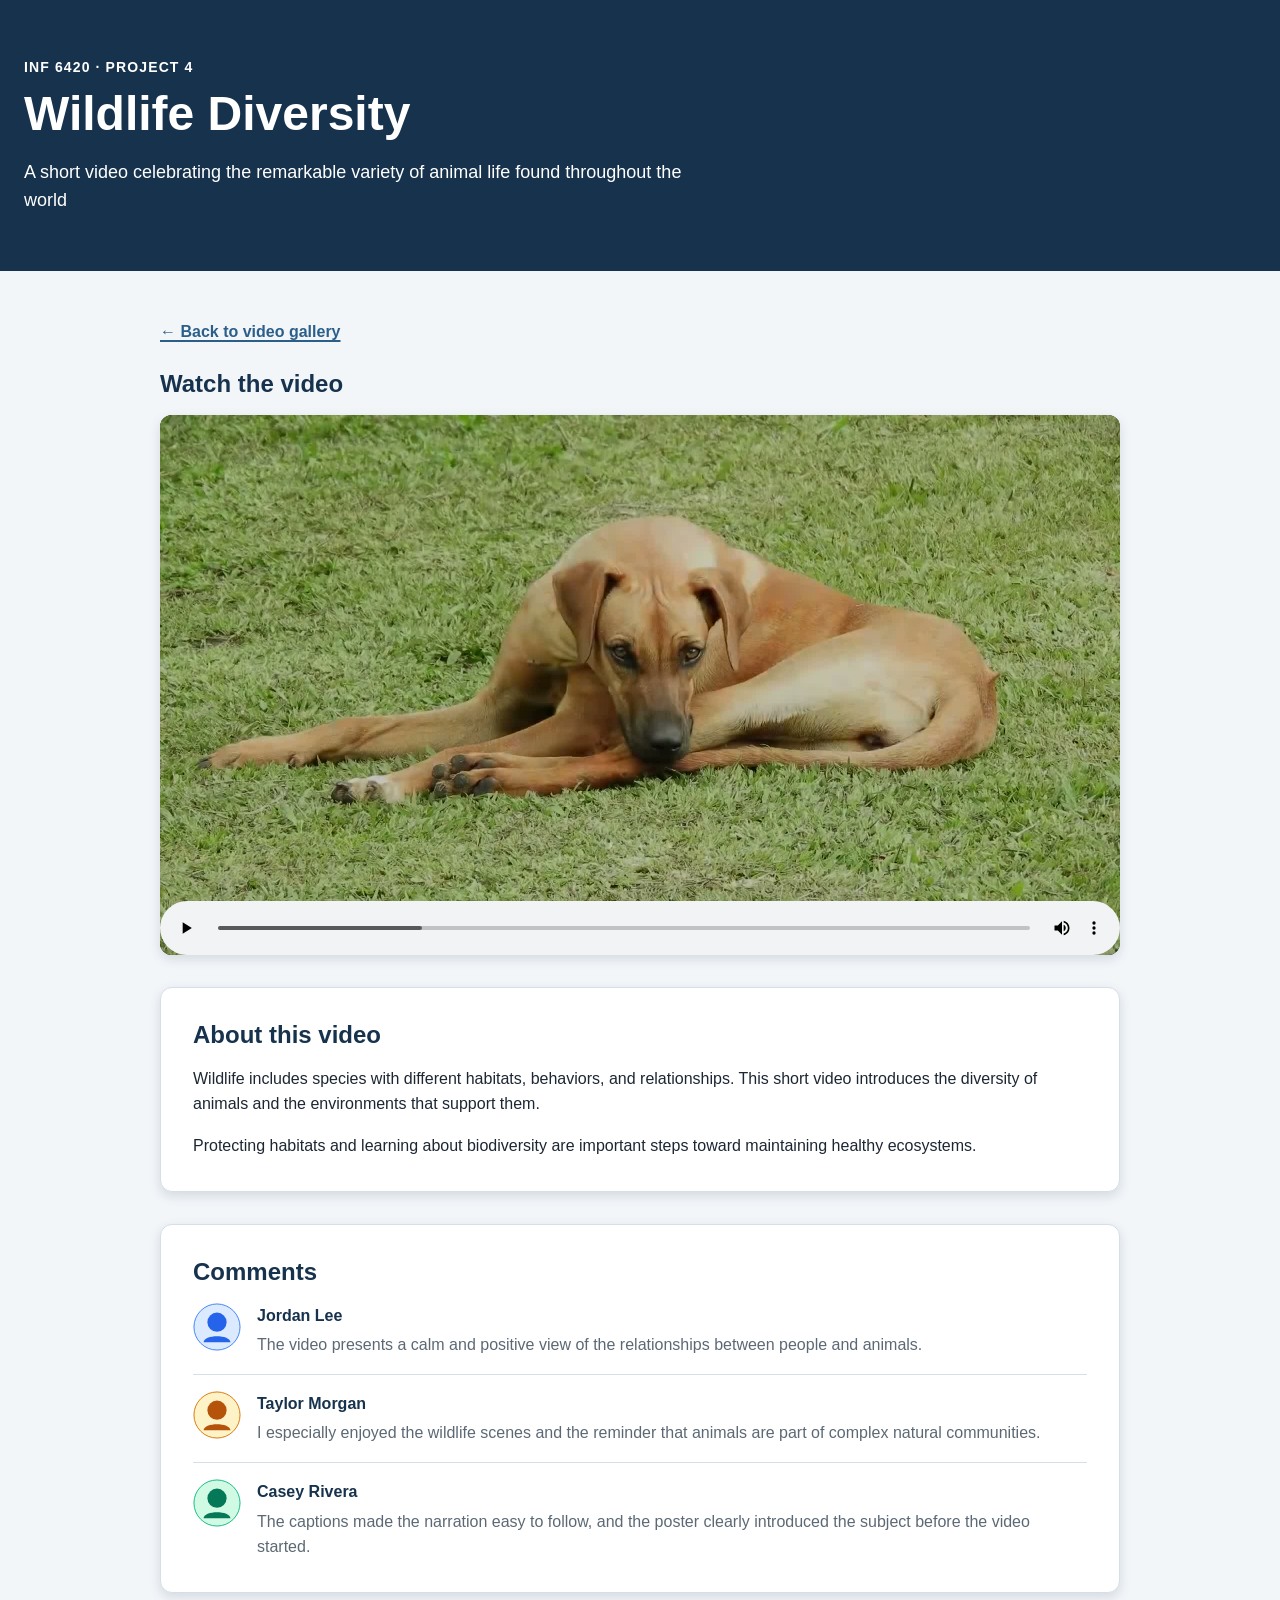
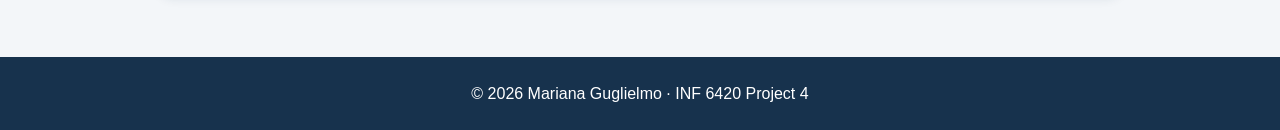
<file: responsive-video/video-4.html>
<!DOCTYPE html>
<html lang="en">

<head>
    <meta charset="UTF-8">
    <meta name="viewport" content="width=device-width, initial-scale=1.0">

    <title>Wildlife Diversity | Animal Video Gallery</title>

    <link rel="stylesheet" href="css/styles.css">
</head>

<body>
    <a class="skip-link" href="#main-content">Skip to main content</a>

    <header class="site-header">
        <div class="container">
            <p class="eyebrow">INF 6420 · Project 4</p>

            <h1>Wildlife Diversity</h1>

            <p class="tagline">
                A short video celebrating the remarkable variety of
                animal life found throughout the world
            </p>
        </div>
    </header>

    <main id="main-content" class="site-main">
        <div class="container video-page">
            <a class="back-link" href="index.html">
                &larr; Back to video gallery
            </a>

            <section class="player-section" aria-labelledby="watch-heading">
                <h2 id="watch-heading">Watch the video</h2>

                <video class="video-player" controls preload="metadata" poster="assets/images/video-4-frame1.jpg">

                    <source src="assets/videos/video-4.mp4">

                    <track src="assets/captions/video-4.vtt" kind="captions" srclang="en" label="English" default>

                    <p>
                        Your browser does not support HTML5 video.
                        <a href="assets/videos/video-4.mp4">
                            Open the video file directly.
                        </a>
                    </p>
                </video>
            </section>

            <section class="video-description" aria-labelledby="about-heading">

                <h2 id="about-heading">About this video</h2>

                <p>
                    Wildlife includes species with different habitats, behaviors,
                    and relationships. This short video introduces the diversity
                    of animals and the environments that support them.
                </p>

                <p>
                    Protecting habitats and learning about biodiversity are
                    important steps toward maintaining healthy ecosystems.
                </p>
            </section>

            <section class="comments-section" aria-labelledby="comments-heading">

                <h2 id="comments-heading">Comments</h2>

                <div class="comments-list">
                    <article class="comment">
                        <img class="comment-avatar" src="assets/images/avatar-1.svg" alt="">

                        <div class="comment-body">
                            <h3>Jordan Lee</h3>

                            <p>
                                The video presents a calm and positive view
                                of the relationships between people and animals.
                            </p>
                        </div>
                    </article>

                    <article class="comment">
                        <img class="comment-avatar" src="assets/images/avatar-2.svg" alt="">

                        <div class="comment-body">
                            <h3>Taylor Morgan</h3>

                            <p>
                                I especially enjoyed the wildlife scenes and
                                the reminder that animals are part of complex
                                natural communities.
                            </p>
                        </div>
                    </article>

                    <article class="comment">
                        <img class="comment-avatar" src="assets/images/avatar-3.svg" alt="">

                        <div class="comment-body">
                            <h3>Casey Rivera</h3>

                            <p>
                                The captions made the narration easy to follow,
                                and the poster clearly introduced the subject
                                before the video started.
                            </p>
                        </div>
                    </article>
                </div>
            </section>
        </div>
    </main>

    <footer class="site-footer">
        <div class="container">
            <p>&copy; 2026 Mariana Guglielmo · INF 6420 Project 4</p>
        </div>
    </footer>
</body>

</html>
</file>
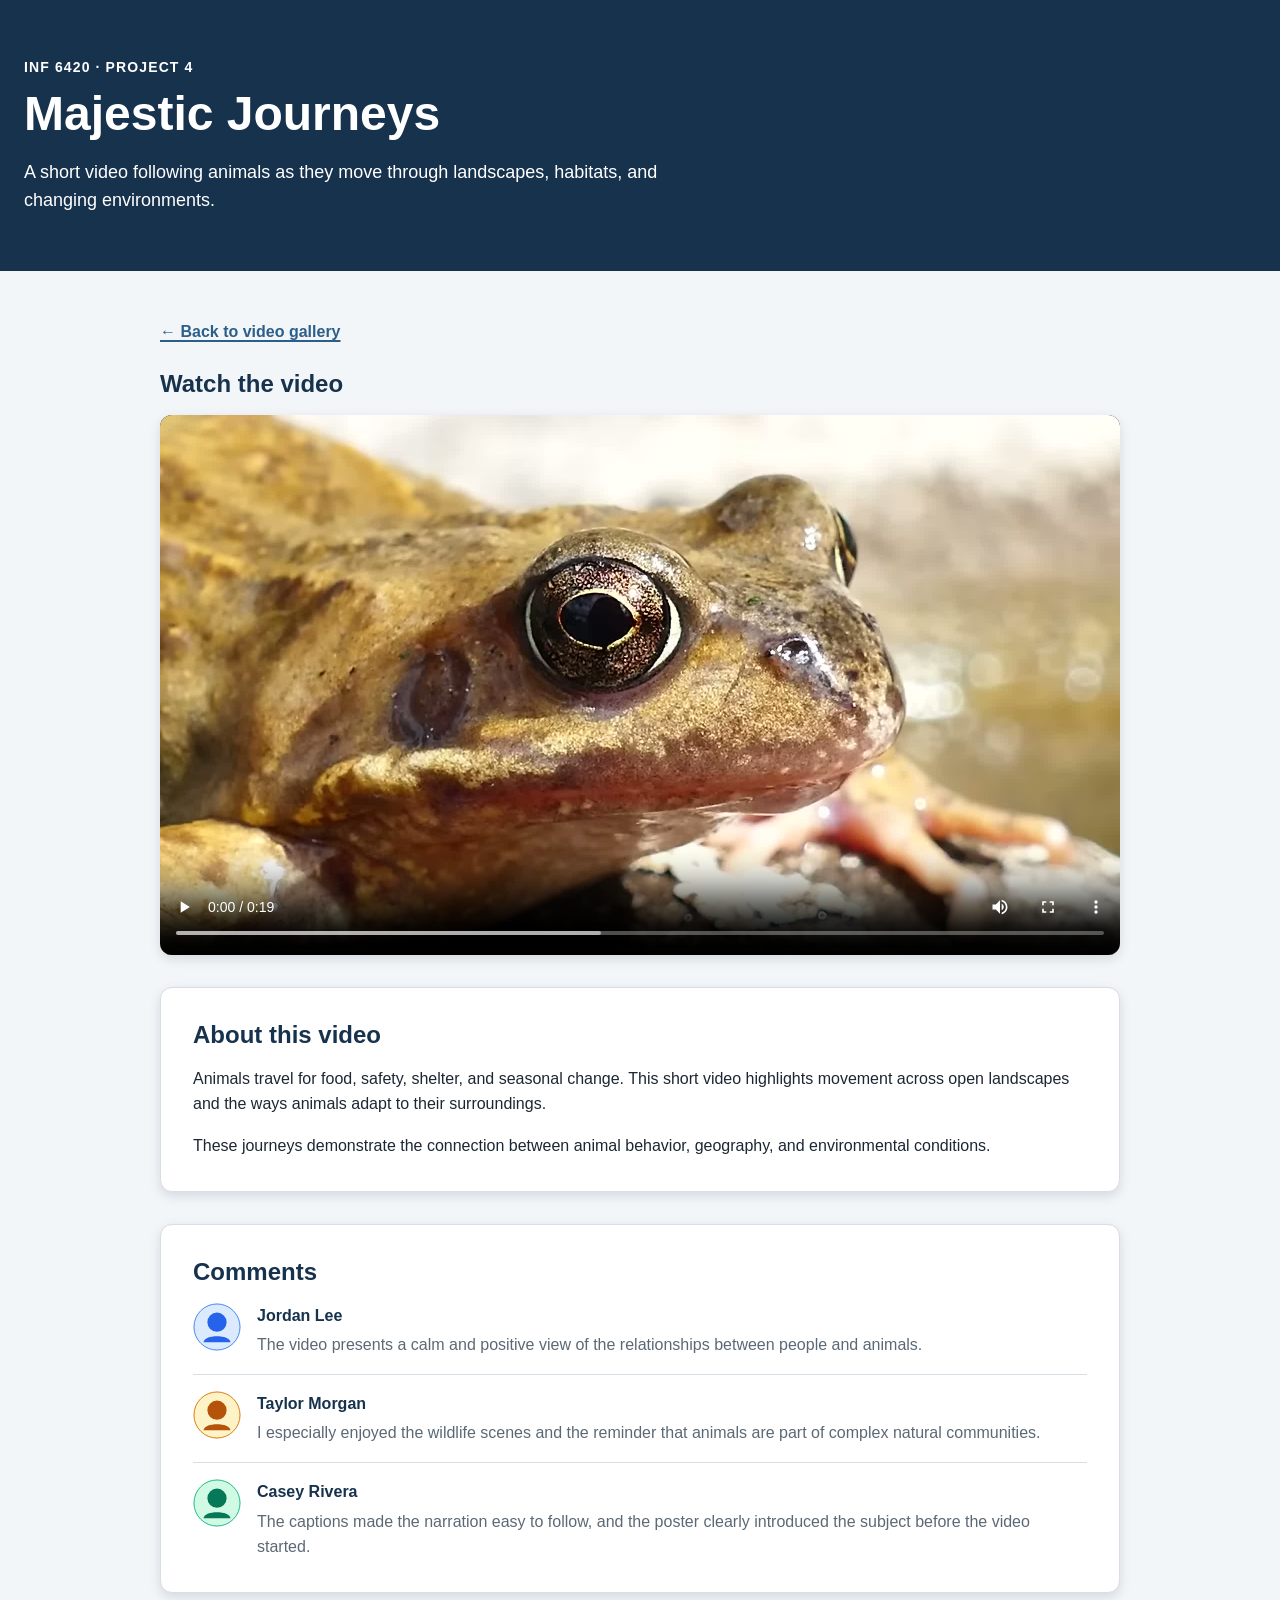
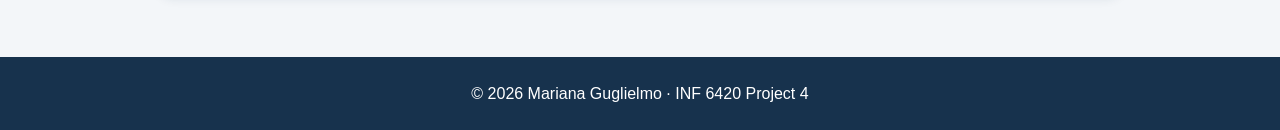
<file: responsive-video/video-5.html>
<!DOCTYPE html>
<html lang="en">

<head>
    <meta charset="UTF-8">
    <meta name="viewport" content="width=device-width, initial-scale=1.0">

    <title>Majestic Journeys | Animal Video Gallery</title>

    <link rel="stylesheet" href="css/styles.css">
</head>

<body>
    <a class="skip-link" href="#main-content">Skip to main content</a>

    <header class="site-header">
        <div class="container">
            <p class="eyebrow">INF 6420 · Project 4</p>

            <h1>Majestic Journeys</h1>

            <p class="tagline">
                A short video following animals as they move through
                landscapes, habitats, and changing environments.
            </p>
        </div>
    </header>

    <main id="main-content" class="site-main">
        <div class="container video-page">
            <a class="back-link" href="index.html">
                &larr; Back to video gallery
            </a>

            <section class="player-section" aria-labelledby="watch-heading">
                <h2 id="watch-heading">Watch the video</h2>

                <video class="video-player" controls preload="metadata" poster="assets/images/video-5-frame1.jpg">

                    <source src="assets/videos/video-5.mp4">

                    <track src="assets/captions/video-5.vtt" kind="captions" srclang="en" label="English" default>

                    <p>
                        Your browser does not support HTML5 video.
                        <a href="assets/videos/video-5.mp4">
                            Open the video file directly.
                        </a>
                    </p>
                </video>
            </section>

            <section class="video-description" aria-labelledby="about-heading">

                <h2 id="about-heading">About this video</h2>

                <p>
                    Animals travel for food, safety, shelter, and seasonal
                    change. This short video highlights movement across open
                    landscapes and the ways animals adapt to their surroundings.
                </p>

                <p>
                    These journeys demonstrate the connection between animal
                    behavior, geography, and environmental conditions.
                </p>
            </section>

            <section class="comments-section" aria-labelledby="comments-heading">

                <h2 id="comments-heading">Comments</h2>

                <div class="comments-list">
                    <article class="comment">
                        <img class="comment-avatar" src="assets/images/avatar-1.svg" alt="">

                        <div class="comment-body">
                            <h3>Jordan Lee</h3>

                            <p>
                                The video presents a calm and positive view
                                of the relationships between people and animals.
                            </p>
                        </div>
                    </article>

                    <article class="comment">
                        <img class="comment-avatar" src="assets/images/avatar-2.svg" alt="">

                        <div class="comment-body">
                            <h3>Taylor Morgan</h3>

                            <p>
                                I especially enjoyed the wildlife scenes and
                                the reminder that animals are part of complex
                                natural communities.
                            </p>
                        </div>
                    </article>

                    <article class="comment">
                        <img class="comment-avatar" src="assets/images/avatar-3.svg" alt="">

                        <div class="comment-body">
                            <h3>Casey Rivera</h3>

                            <p>
                                The captions made the narration easy to follow,
                                and the poster clearly introduced the subject
                                before the video started.
                            </p>
                        </div>
                    </article>
                </div>
            </section>
        </div>
    </main>

    <footer class="site-footer">
        <div class="container">
            <p>&copy; 2026 Mariana Guglielmo · INF 6420 Project 4</p>
        </div>
    </footer>
</body>

</html>
</file>
<file: css/style.css>
body {
    max-width: 700px;
    margin: 8px;
    font-family: "Times New Roman", Times, serif;
    font-size: 16px;
}

table {
    border-collapse: collapse;
    width: 100%;
}

th,
td {
    border: 1px solid #000;
    padding: 2px 4px;
}

th {
    text-align: center;
}

td {
    text-align: left;
}
th:first-child,
td:first-child {
    width: 32%;
}
</file>
<file: project3/css/style.css>
/* 
  Project 3: From Idea to Backlog
  Shared stylesheet for index.html, resources.html, and feedback.html
*/

/* Base styles */

:root {
    --color-page: #f4f7fb;
    --color-surface: #ffffff;
    --color-primary: #123047;
    --color-primary-dark: #0b1f31;
    --color-accent: #53989d;
    --color-accent-dark: #208a92;
    --color-accent-light: #e6f2f2;
    --color-text: #1f2933;
    --color-muted: #5d6978;
    --color-border: #d7dee8;
    --color-warning: #b42318;

    --shadow-soft: 0 12px 30px rgba(15, 35, 55, 0.08);
    --shadow-card: 0 8px 20px rgba(15, 35, 55, 0.07);

    --radius-small: 8px;
    --radius-medium: 14px;
    --radius-large: 22px;
}

* {
    box-sizing: border-box;
}

html {
    scroll-behavior: smooth;
}

body {
    margin: 0;
    font-family: Arial, Helvetica, sans-serif;
    line-height: 1.6;
    color: var(--color-text);
    background-color: var(--color-page);
}

img {
    max-width: 100%;
    height: auto;
}

a {
    color: var(--color-accent-dark);
    font-weight: 700;
}

a:hover,
a:focus {
    color: var(--color-primary);
}

p {
    margin-top: 0;
}

.container {
    width: 90%;
    max-width: 1100px;
    margin: 0 auto;
}

/* Header and navigation */

.site-header {
    padding: 2.5rem 0 2rem;
    color: #ffffff;
    background:
        linear-gradient(135deg, rgba(46, 105, 151, 51%), rgba(61, 150, 156, 0.94)),
        linear-gradient(45deg, #123047, #2f6f73);
}

.site-header .container {
    display: grid;
    gap: 0.75rem;
}

.eyebrow {
    margin: 0;
    font-size: 1.05rem;
    font-weight: 800;
    letter-spacing: 0.06em;
    text-transform: uppercase;
    color: #cde7e8;
}

.site-header h1 {
    margin: 0;
    font-size: 2rem;
    line-height: 1.1;
}

.tagline {
    max-width: 760px;
    margin-bottom: 0.75rem;
    font-size: 1.05rem;
    color: #e8f3f4;
}

.site-nav {
    display: flex;
    flex-direction: column;
    gap: 0.65rem;
    margin-top: 1rem;
}

.site-nav a {
    display: block;
    padding: 0.75rem 1rem;
    color: #ffffff;
    text-align: center;
    text-decoration: none;
    border: 1px solid rgba(255, 255, 255, 0.35);
    border-radius: 999px;
    background-color: rgba(255, 255, 255, 0.1);
}

.site-nav a:hover,
.site-nav a:focus {
    color: var(--color-primary-dark);
    background-color: #ffffff;
}

.site-nav .current-page {
    color: var(--color-primary-dark);
    background-color: #ffffff;
}

/* Main page sections */

main {
    background-color: var(--color-page);
}

.intro-section,
.section {
    padding: 2.25rem 0;
}

.intro-section {
    background-color: #ffffff;
    border-bottom: 1px solid var(--color-border);
}

.section h2,
.intro-section h2 {
    margin-top: 0;
    margin-bottom: 0.75rem;
    color: var(--color-primary);
    font-size: 1.65rem;
    line-height: 1.2;
}

.section h3,
.intro-section h3 {
    color: var(--color-primary);
}

.section h4 {
    margin-bottom: 0.35rem;
    color: var(--color-primary);
}

.section p,
.intro-section p {
    max-width: 850px;
}

.section:nth-of-type(even) {
    background-color: #ffffff;
}

/* Cards and grids */

.process-grid,
.resource-grid {
    display: grid;
    gap: 1rem;
    margin: 1.5rem 0 0;
    padding: 0;
}

.process-grid {
    list-style: none;
    counter-reset: process-step;
}

.process-grid li {
    counter-increment: process-step;
}

.process-card,
.resource-card,
.example-card,
.contact-card,
.feedback-form {
    height: 100%;
    padding: 1.35rem;
    background-color: var(--color-surface);
    border: 1px solid var(--color-border);
    border-radius: var(--radius-medium);
    box-shadow: var(--shadow-card);
}

.process-card {
    position: relative;
    padding-top: 4.25rem;
}

.process-card::before {
    content: counter(process-step);
    position: absolute;
    top: 1.25rem;
    left: 1.25rem;
    display: grid;
    place-items: center;
    width: 2.15rem;
    height: 2.15rem;
    color: #ffffff;
    font-weight: 700;
    background-color: var(--color-accent);
    border-radius: 50%;
}

.process-card h3,
.resource-card h3,
.example-card h3,
.contact-card h2 {
    margin-top: 0;
}

.example-card {
    border-left: 6px solid var(--color-accent);
}

/* Lists */

.checklist,
.mistake-list,
.tool-list,
.numbered-list {
    padding-left: 1.25rem;
}

.checklist li,
.mistake-list li,
.tool-list li,
.numbered-list li {
    margin-bottom: 0.5rem;
}

.checklist li::marker {
    color: var(--color-accent);
}

.mistake-list li::marker {
    color: var(--color-warning);
}

.tool-list a {
    text-decoration-thickness: 2px;
    text-underline-offset: 3px;
}

/* Resources page table */

.table-wrapper {
    margin-top: 1.5rem;
    overflow-x: auto;
    border-radius: var(--radius-medium);
    box-shadow: var(--shadow-card);
}

.method-table {
    width: 100%;
    min-width: 680px;
    border-collapse: collapse;
    background-color: #ffffff;
}

.method-table caption {
    padding: 0.85rem;
    font-weight: 700;
    color: #ffffff;
    text-align: left;
    background-color: var(--color-primary);
}

.method-table th,
.method-table td {
    padding: 0.9rem;
    text-align: left;
    vertical-align: top;
    border: 1px solid var(--color-border);
}

.method-table th {
    color: #ffffff;
    background-color: var(--color-accent-dark);
}

.method-table tr:nth-child(even) td {
    background-color: #f7fafc;
}

/* Glossary */

.glossary-list {
    display: grid;
    gap: 0.75rem;
    margin-top: 1.5rem;
}

.glossary-list dt {
    font-weight: 700;
    color: var(--color-primary);
}

.glossary-list dd {
    margin: 0 0 0.75rem;
    padding-bottom: 0.75rem;
    border-bottom: 1px solid var(--color-border);
}

/* Feedback page */

.feedback-layout {
    display: grid;
    gap: 1.5rem;
}

.contact-card {
    background-color: var(--color-accent-light);
}

.feedback-form {
    display: grid;
    gap: 1rem;
}

.form-field {
    display: grid;
    gap: 0.4rem;
    margin: 0;
}

label,
legend {
    font-weight: 700;
    color: var(--color-primary);
}

.required {
    color: var(--color-warning);
}

input,
select,
textarea {
    width: 100%;
    padding: 0.85rem;
    font: inherit;
    color: var(--color-text);
    background-color: #ffffff;
    border: 1px solid var(--color-border);
    border-radius: var(--radius-small);
}

textarea {
    resize: vertical;
}

input:focus,
select:focus,
textarea:focus {
    outline: 3px solid rgba(47, 111, 115, 0.22);
    border-color: var(--color-accent);
}

fieldset {
    padding: 1rem;
    border: 1px solid var(--color-border);
    border-radius: var(--radius-small);
}

.choice-group {
    display: grid;
    gap: 0.65rem;
}

.choice-item {
    display: flex;
    align-items: center;
    gap: 0.5rem;
}

.choice-item input {
    width: auto;
}

.choice-item label {
    font-weight: 400;
}

.form-actions {
    display: flex;
    flex-direction: column;
    gap: 0.75rem;
    margin-top: 0.5rem;
}

button {
    padding: 0.85rem 1.1rem;
    font: inherit;
    font-weight: 700;
    border: 1px solid transparent;
    border-radius: 999px;
    cursor: pointer;
}

button[type="submit"] {
    color: #ffffff;
    background-color: var(--color-accent);
}

button[type="submit"]:hover,
button[type="submit"]:focus {
    background-color: var(--color-accent-dark);
}

button[type="reset"] {
    color: var(--color-primary);
    background-color: #ffffff;
    border-color: var(--color-border);
}

button[type="reset"]:hover,
button[type="reset"]:focus {
    background-color: #eef3f8;
}

/* Footer */

.site-footer {
    padding: 1.5rem 0;
    color: #ffffff;
    background-color: var(--color-primary-dark);
}

.site-footer p {
    margin: 0;
    font-size: 0.95rem;
}

/* Responsive layout: tablet and wider */

@media (min-width: 768px) {
    .site-header {
        padding: 3.25rem 0 2.5rem;
    }

    .site-header h1 {
        font-size: 2.6rem;
    }

    .tagline {
        font-size: 1.15rem;
    }

    .site-nav {
        flex-direction: row;
        flex-wrap: wrap;
    }

    .site-nav a {
        min-width: 130px;
    }

    .process-grid,
    .resource-grid {
        grid-template-columns: repeat(2, 1fr);
    }

    .feedback-layout {
        grid-template-columns: 0.9fr 1.4fr;
        align-items: start;
    }

    .form-actions {
        flex-direction: row;
    }

    button {
        width: auto;
    }
}

/* Responsive layout: desktop and wider */

@media (min-width: 1024px) {
    .site-header h1 {
        font-size: 3rem;
    }

    .process-grid,
    .resource-grid {
        grid-template-columns: repeat(3, 1fr);
    }

    .intro-section,
    .section {
        padding: 3rem 0;
    }
}
</file>
<file: responsive-video/css/styles.css>
:root {
    --color-navy: #17324d;
    --color-blue: #2b5f8a;
    --color-background: #f3f6f9;
    --color-surface: #ffffff;
    --color-text: #1d2733;
    --color-muted: #5c6975;
    --color-border: #d6dee6;
    --color-focus: #ffbf00;
    --color-shadow: rgba(23, 50, 77, 0.14);
}

* {
    box-sizing: border-box;
}

html {
    font-size: 100%;
}

body {
    min-height: 100vh;
    margin: 0;

    display: grid;
    grid-template-rows: auto 1fr auto;

    font-family: Arial, Helvetica, sans-serif;
    line-height: 1.6;

    color: var(--color-text);
    background-color: var(--color-background);
}

img {
    display: block;
    max-width: 100%;
}

a {
    color: inherit;
}

.container {
    width: calc(100% - 2rem);
    max-width: 80rem;
    margin-right: auto;
    margin-left: auto;
}

/* Keyboard-accessible skip link */

.skip-link {
    position: absolute;
    top: -6rem;
    left: 1rem;
    z-index: 1000;

    padding: 0.75rem 1rem;

    color: #000000;
    background-color: #ffffff;
    border: 3px solid var(--color-focus);

    font-weight: 700;
}

.skip-link:focus {
    top: 1rem;
}

/* Header */

.site-header {
    padding: 3.5rem 0;

    color: #ffffff;
    background-color: var(--color-navy);
}

.eyebrow {
    margin: 0 0 0.5rem;

    font-size: 0.875rem;
    font-weight: 700;
    letter-spacing: 0.08em;
    text-transform: uppercase;
}

.site-header h1 {
    margin: 0;

    font-size: 2.25rem;
    line-height: 1.15;
}

.tagline {
    max-width: 44rem;
    margin: 1rem 0 0;

    font-size: 1.125rem;
}

/* Main content */

.site-main {
    padding: 3rem 0 4rem;
}

.section-intro {
    max-width: 48rem;
    margin-bottom: 2rem;
}

.section-intro h2 {
    margin: 0 0 0.5rem;

    color: var(--color-navy);
    font-size: 1.75rem;
    line-height: 1.25;
}

.section-intro p {
    margin: 0;
    color: var(--color-muted);
}

/* Flexbox thumbnail gallery */

.video-grid {
    display: flex;
    flex-wrap: wrap;
    gap: 1.5rem;
}

.video-card {
    flex: 0 1 100%;
    min-width: 0;
}

.video-card-link {
    display: block;
    height: 100%;

    overflow: hidden;

    background-color: var(--color-surface);
    border: 1px solid var(--color-border);
    border-radius: 0.75rem;

    text-decoration: none;

    box-shadow: 0 0.25rem 0.75rem var(--color-shadow);

    transition:
        transform 160ms ease,
        box-shadow 160ms ease;
}

.video-card-link:hover {
    transform: translateY(-0.25rem);
    box-shadow: 0 0.75rem 1.5rem var(--color-shadow);
}

.video-card-link:focus-visible {
    outline: 4px solid var(--color-focus);
    outline-offset: 4px;
}

.video-poster {
    width: 100%;
    aspect-ratio: 16 / 9;
    object-fit: cover;
}

/* Flexbox alignment for icon, title, and description */

.video-card-content {
    display: flex;
    align-items: flex-start;
    gap: 0.875rem;

    padding: 1.125rem;
}

.video-icon {
    flex: 0 0 auto;

    width: 1.75rem;
    height: 1.75rem;
    margin-top: 0.15rem;
}

.video-card-text {
    min-width: 0;
}

.video-card-text h3 {
    margin: 0 0 0.35rem;

    color: var(--color-navy);
    font-size: 1.125rem;
    line-height: 1.3;
}

.video-card-text p {
    margin: 0;

    color: var(--color-muted);
    font-size: 0.95rem;
}

/* Footer */

.site-footer {
    padding: 1.5rem 0;

    color: #ffffff;
    background-color: var(--color-navy);
}

.site-footer p {
    margin: 0;
    text-align: center;
}

/* Tablet: two columns */

@media (min-width: 768px) {
    .container {
        width: calc(100% - 3rem);
    }

    .site-header h1 {
        font-size: 3rem;
    }

    .video-card {
        flex-basis: calc(50% - 0.75rem);
    }
}

/* Wide desktop: four columns */

@media (min-width: 1200px) {
    .video-card {
        flex-basis: calc(25% - 1.125rem);
    }
}

/* Reduce animation for users who request less motion */

@media (prefers-reduced-motion: reduce) {
    .video-card-link {
        transition: none;
    }

    .video-card-link:hover {
        transform: none;
    }
}



/* Individual video pages */

.video-page {
    max-width: 60rem;
}

.back-link {
    display: inline-block;
    margin-bottom: 1.5rem;

    color: var(--color-blue);

    font-weight: 700;
    text-decoration-thickness: 0.12em;
    text-underline-offset: 0.2em;
}

.back-link:hover {
    color: var(--color-navy);
}

.back-link:focus-visible {
    outline: 4px solid var(--color-focus);
    outline-offset: 4px;

    border-radius: 0.25rem;
}

.player-section h2,
.video-description h2,
.comments-section h2 {
    margin-top: 0;
    margin-bottom: 1rem;

    color: var(--color-navy);
    font-size: 1.5rem;
    line-height: 1.25;
}

.video-player {
    display: block;

    width: 100%;
    height: auto;

    background-color: #000000;
    border-radius: 0.75rem;

    box-shadow: 0 0.25rem 0.75rem var(--color-shadow);
}

.video-player:focus-visible {
    outline: 4px solid var(--color-focus);
    outline-offset: 4px;
}

.video-description,
.comments-section {
    margin-top: 2rem;
    padding: 1.5rem;

    background-color: var(--color-surface);
    border: 1px solid var(--color-border);
    border-radius: 0.75rem;

    box-shadow: 0 0.25rem 0.75rem var(--color-shadow);
}

.video-description p {
    margin-top: 0;
}

.video-description p:last-child {
    margin-bottom: 0;
}

/* Flexbox comments */

.comments-list {
    display: flex;
    flex-direction: column;
    gap: 1rem;
}

.comment {
    display: flex;
    align-items: flex-start;
    gap: 1rem;

    padding-top: 1rem;

    border-top: 1px solid var(--color-border);
}

.comment:first-child {
    padding-top: 0;
    border-top: 0;
}

.comment-avatar {
    flex: 0 0 3rem;

    width: 3rem;
    height: 3rem;
}

.comment-body {
    min-width: 0;
}

.comment-body h3 {
    margin: 0 0 0.25rem;

    color: var(--color-navy);
    font-size: 1rem;
}

.comment-body p {
    margin: 0;
    color: var(--color-muted);
}

@media (min-width: 768px) {

    .video-description,
    .comments-section {
        padding: 2rem;
    }
}
</file>
<file: resume/css/style.css>
* {
    box-sizing: border-box;
}

html {
    background-color: #eef1f4;
}

body {
    max-width: 950px;
    margin: 2rem auto;
    padding: 2.5rem;
    background-color: #fff;
    color: #222;
    font-family: Georgia, "Times New Roman", serif;
    font-size: 16px;
    line-height: 1.55;
    border: 1px solid #ddd;
}

h1 {
    margin: 0 0 0.5rem;
    font-size: 2.25rem;
    line-height: 1.1;
    color: #111;
}

h2 {
    margin: 2rem 0 0.75rem;
    padding-bottom: 0.25rem;
    border-bottom: 2px solid #2f5f75;
    color: #2f5f75;
    font-size: 1.35rem;
}

h3 {
    margin: 1.25rem 0 0.25rem;
    font-size: 1.1rem;
    color: #111;
}

h4 {
    margin: 0.25rem 0 0.5rem;
    font-size: 1rem;
    color: #444;
    font-style: italic;
}

p {
    margin: 0.5rem 0 1rem;
}

ul {
    margin: 0.4rem 0 1rem 1.25rem;
    padding-left: 1rem;
}

li {
    margin-bottom: 0.35rem;
}

a {
    color: #1c5d7a;
}

a:hover,
a:focus {
    text-decoration: none;
}

.profile-photo {
    display: block;
    width: 150px;
    max-width: 100%;
    height: auto;
    margin: 1rem 0 1.25rem;
    border: 1px solid #ccc;
    border-radius: 8px;
}

@media (max-width: 700px) {
    body {
        margin: 0;
        padding: 1.25rem;
        border: 0;
    }

    h1 {
        font-size: 1.75rem;
    }
}

@media print {
    html {
        background-color: #fff;
    }

    body {
        max-width: none;
        margin: 0;
        padding: 0;
        border: 0;
    }

    a {
        color: #000;
    }
}
.skills-list {
    display: flex;
    flex-wrap: wrap;
    gap: 0.4rem;
    margin-left: 0;
    padding-left: 0;
    list-style: none;
}

.skills-list li {
    margin: 0;
    padding: 0.3rem 0.6rem;
    background-color: #eef5f8;
    border: 1px solid #c9dce5;
    border-radius: 999px;
    font-size: 0.92rem;
}
</file>
